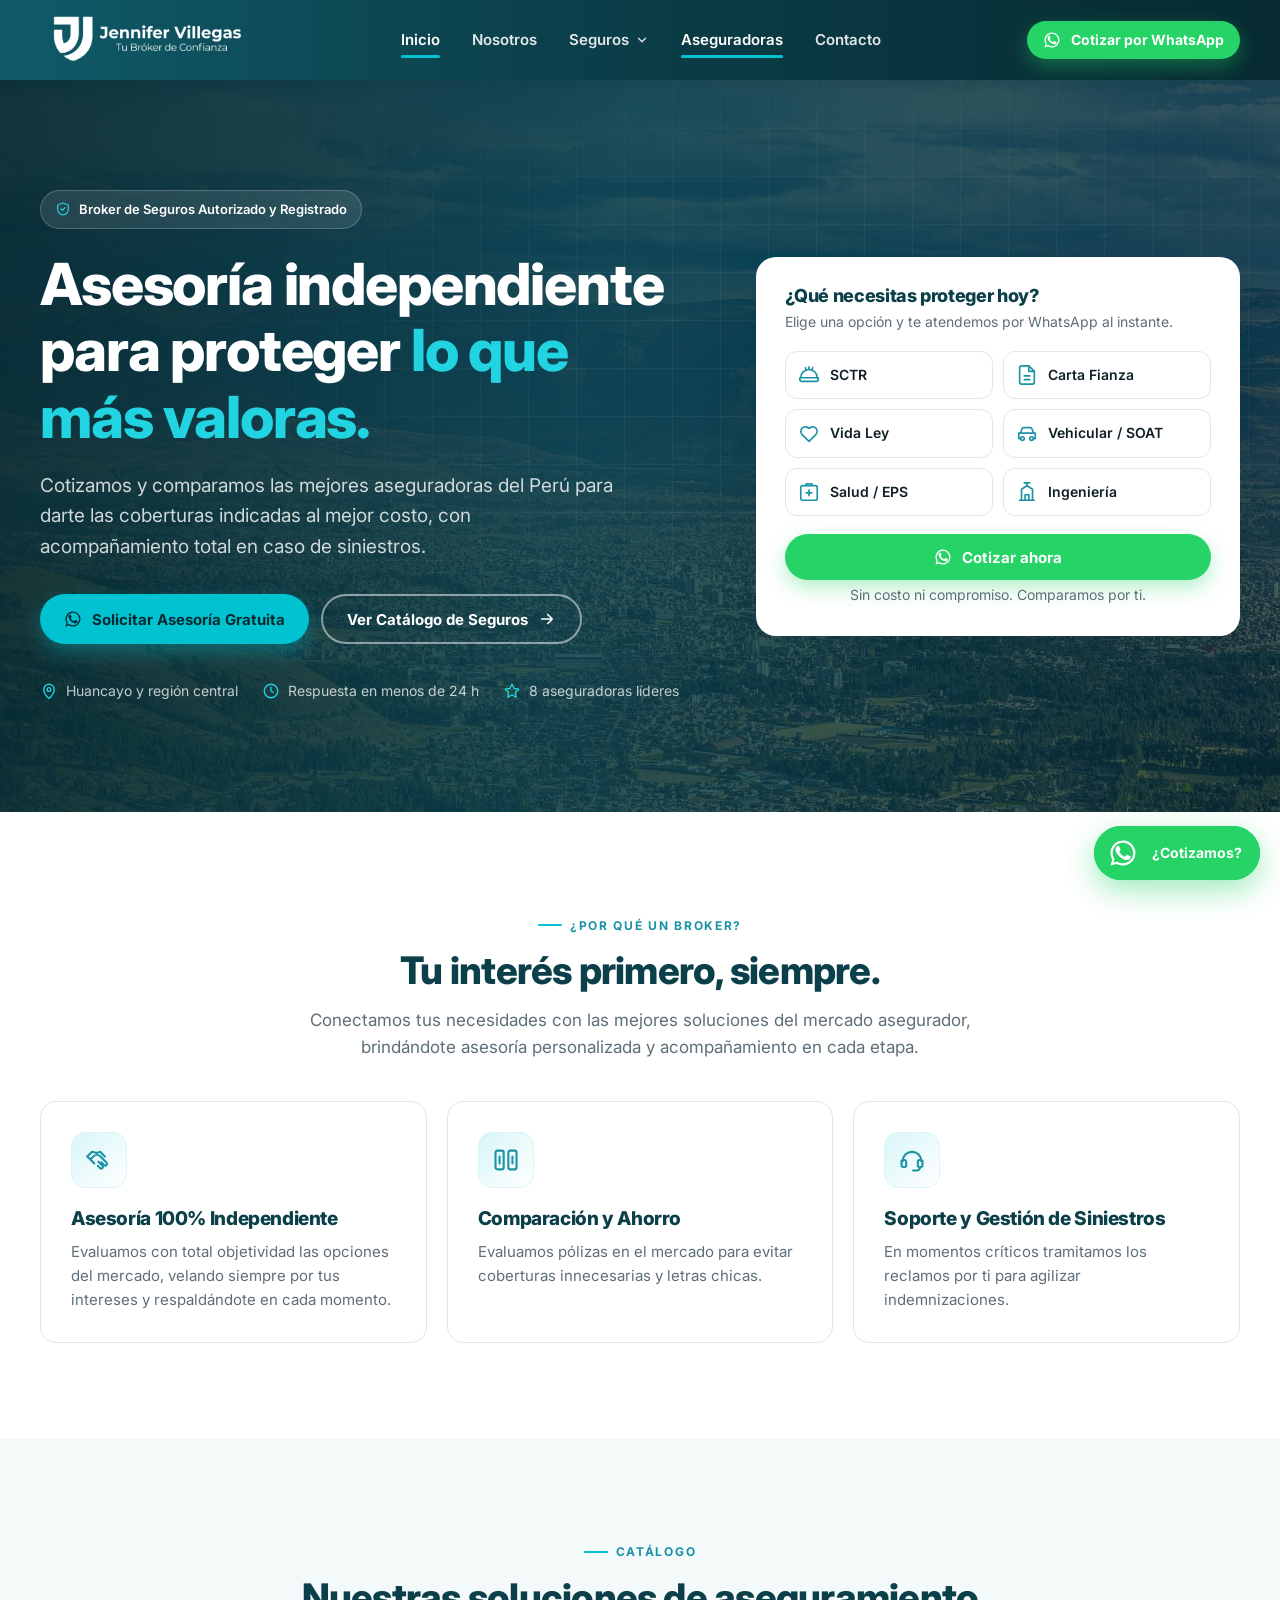
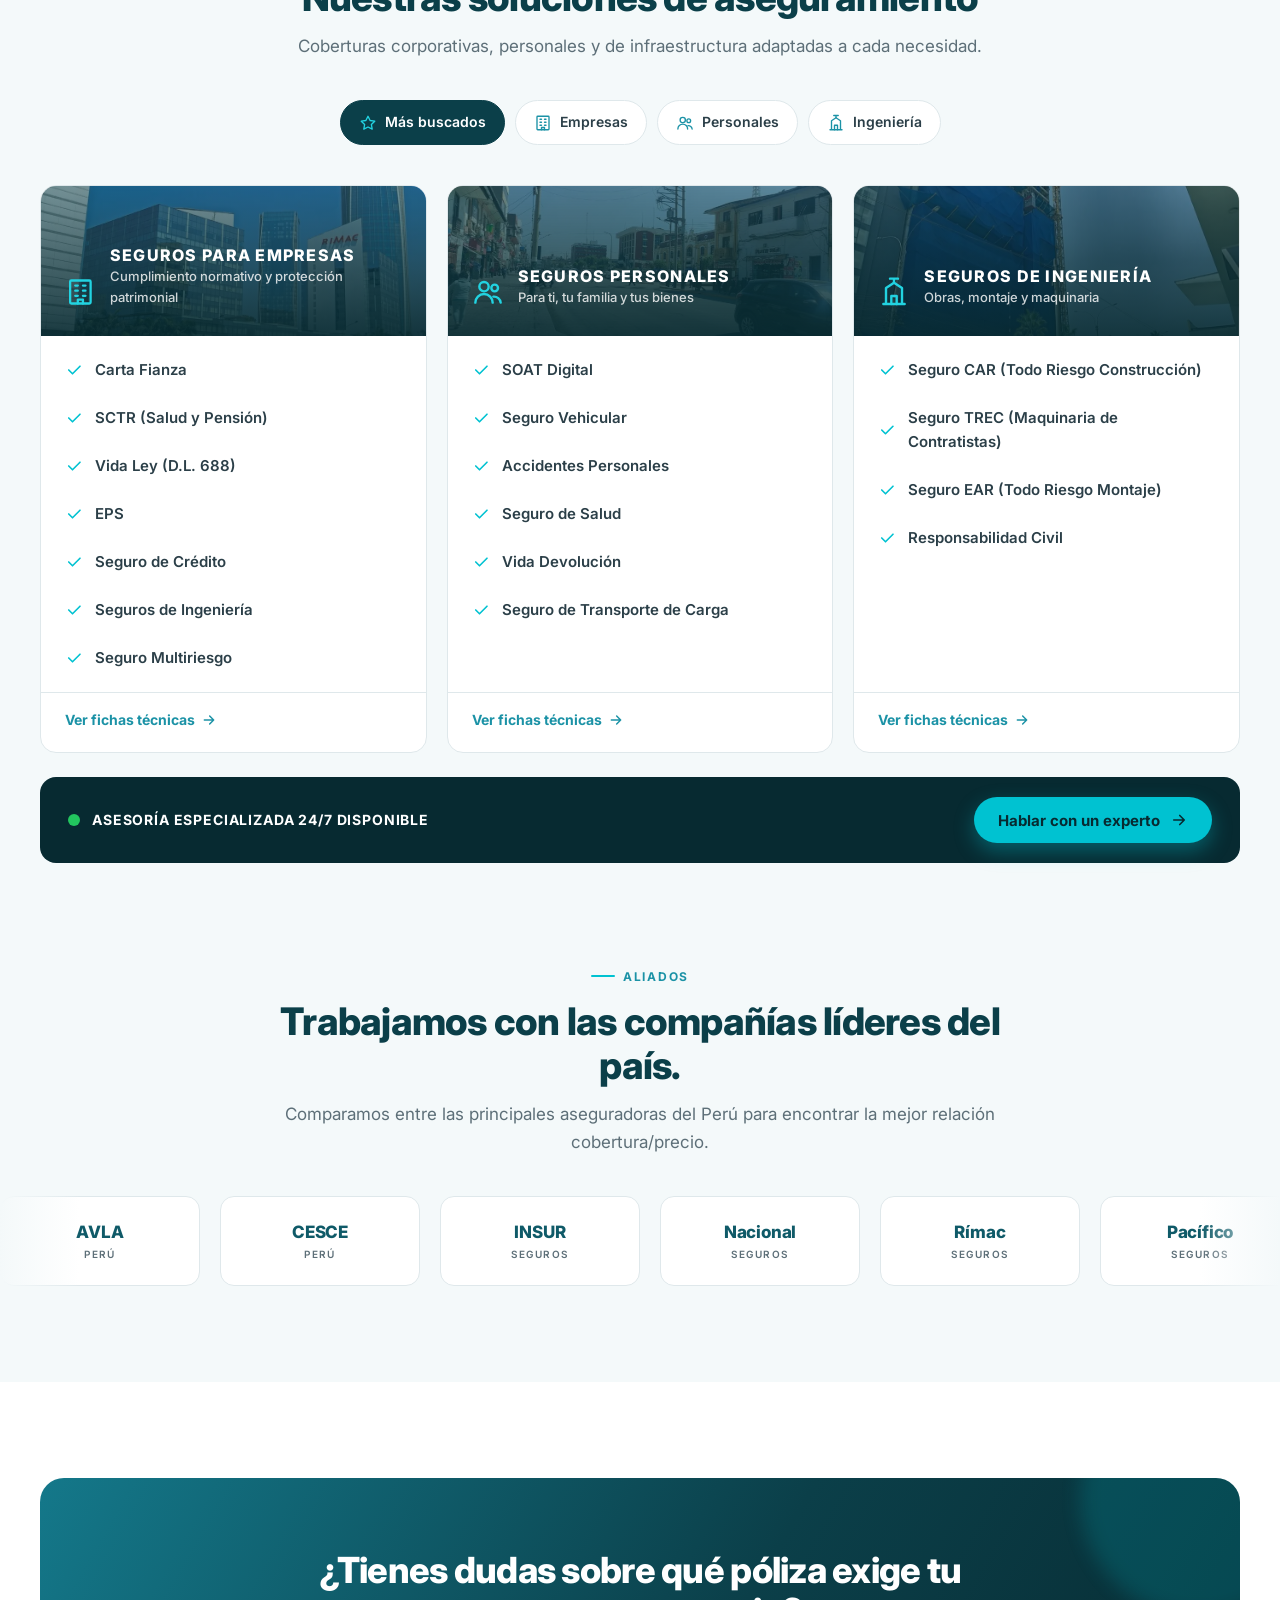
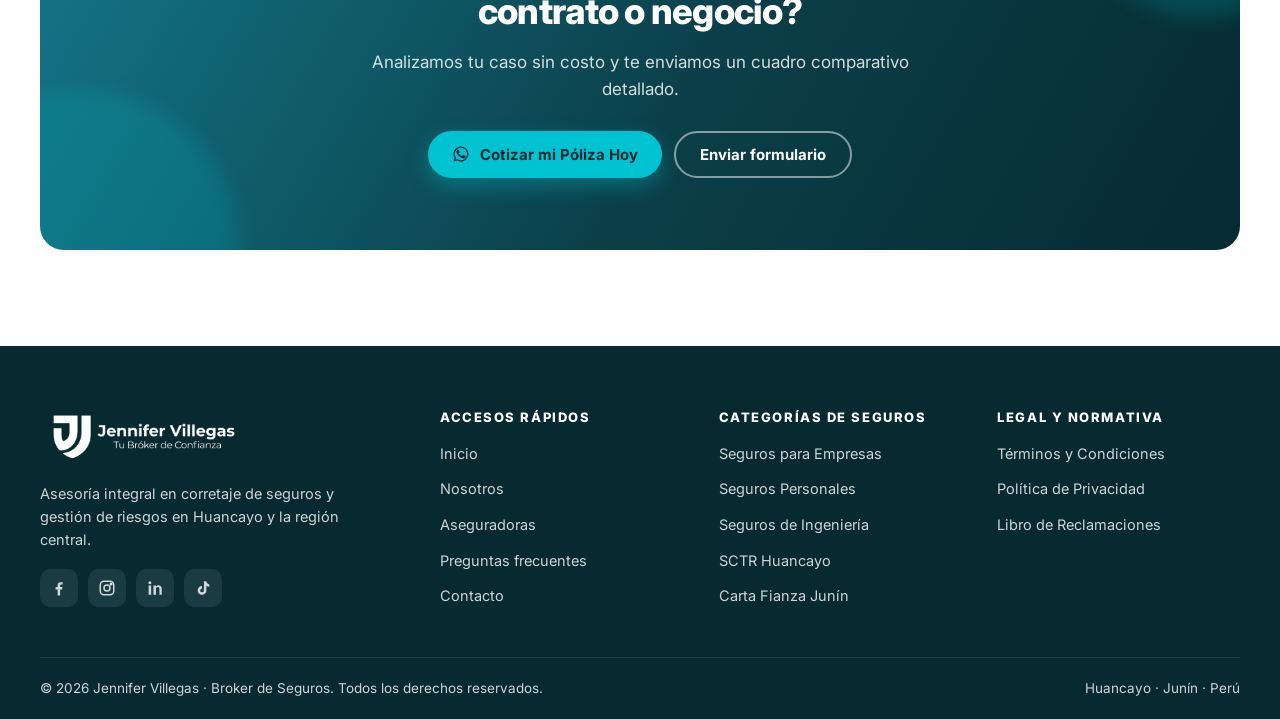
<file: index.html>
<!DOCTYPE html>
<html lang="es">
<head>
  <meta charset="UTF-8">
  <meta name="viewport" content="width=device-width, initial-scale=1">
  <title>Broker de Seguros en Huancayo | Jennifer Villegas · SCTR, Carta Fianza, Vehicular</title>
  <meta name="description" content="Broker de seguros independiente en Huancayo y Junín. Cotizamos SCTR, Vida Ley, Carta Fianza, EPS, seguro vehicular, SOAT y seguros de ingeniería con las mejores aseguradoras del Perú.">
  <meta name="keywords" content="broker de seguros en Huancayo, SCTR Huancayo, carta fianza Junín, seguro vehicular, SOAT, vida ley, EPS, seguro CAR, corredor de seguros Huancayo">
  <meta name="author" content="Jennifer Villegas · Broker de Seguros">
  <meta name="robots" content="index, follow">
  <link rel="canonical" href="https://www.jennifervillegas.pe/">
  <meta property="og:type" content="website">
  <meta property="og:locale" content="es_PE">
  <meta property="og:title" content="Broker de Seguros en Huancayo | Jennifer Villegas · SCTR, Carta Fianza, Vehicular">
  <meta property="og:description" content="Broker de seguros independiente en Huancayo y Junín. Cotizamos SCTR, Vida Ley, Carta Fianza, EPS, seguro vehicular, SOAT y seguros de ingeniería con las mejores aseguradoras del Perú.">
  <meta property="og:image" content="assets/img/logo-cuadrado.png">
  <link rel="icon" type="image/png" href="assets/img/favicon.png">
  <link rel="preconnect" href="https://fonts.googleapis.com">
  <link rel="preconnect" href="https://fonts.gstatic.com" crossorigin>
  <link href="https://fonts.googleapis.com/css2?family=Inter:wght@400;500;600;700;800;900&display=swap" rel="stylesheet">
  <link rel="stylesheet" href="assets/css/styles.css">
  <script type="application/ld+json">
  {
    "@context": "https://schema.org",
    "@type": ["InsuranceAgency", "LocalBusiness"],
    "name": "Jennifer Villegas · Broker de Seguros",
    "description": "Broker de seguros independiente en Huancayo. SCTR, Vida Ley, Carta Fianza, EPS, seguro vehicular, SOAT y seguros de ingeniería.",
    "image": "assets/img/logo-cuadrado.png",
    "address": { "@type": "PostalAddress", "addressLocality": "Lima y Huancayo", "addressCountry": "PE" },
    "areaServed": "Perú",
    "openingHoursSpecification": [
      { "@type": "OpeningHoursSpecification", "dayOfWeek": ["Monday","Tuesday","Wednesday","Thursday","Friday"], "opens": "08:30", "closes": "18:30" }
    ]
  }
  </script>
</head>
<body>
<!-- ===================== HEADER ===================== -->
<header class="header">
  <div class="container header__inner">
    <a class="brand" href="index.html" aria-label="Jennifer Villegas · Broker de Seguros, inicio">
      <img src="assets/img/logo-horizontal-blanco.png" alt="Jennifer Villegas · Tu Bróker de Confianza" width="220" height="60">
    </a>

    <nav class="nav" aria-label="Navegación principal">
      <ul class="nav__list">
        <li class="nav__item"><a class="nav__link" href="index.html">Inicio</a></li>
        <li class="nav__item"><a class="nav__link" href="nosotros.html">Nosotros</a></li>
        <li class="nav__item nav__item--mega">
          <a class="nav__link" href="seguros.html" aria-haspopup="true">Seguros <span data-icon="chevron"></span></a>
          <div class="mega">
            <div class="mega__col">
              <h4><span data-icon="building"></span> Empresas</h4>
              <a href="seguros.html#carta-fianza">Carta Fianza</a>
              <a href="seguros.html#sctr">SCTR (Salud y Pensión)</a>
              <a href="seguros.html#vida-ley">Vida Ley (D.L. 688)</a>
              <a href="seguros.html#eps">EPS</a>
              <a href="seguros.html#seguro-credito">Seguro de Crédito</a>
              <a href="seguros.html#multiriesgo">Seguro Multiriesgo</a>
              <a class="mega__all" href="seguros.html#empresas">Ver todos →</a>
            </div>
            <div class="mega__col">
              <h4><span data-icon="users"></span> Personales</h4>
              <a href="seguros.html#soat">SOAT Digital</a>
              <a href="seguros.html#vehicular">Seguro Vehicular</a>
              <a href="seguros.html#accidentes-personales">Accidentes Personales</a>
              <a href="seguros.html#salud">Seguro de Salud</a>
              <a href="seguros.html#vida-devolucion">Vida Devolución</a>
              <a href="seguros.html#transporte-carga">Transporte de Carga</a>
              <a class="mega__all" href="seguros.html#personales">Ver todos →</a>
            </div>
            <div class="mega__col">
              <h4><span data-icon="crane"></span> Ingeniería</h4>
              <a href="seguros.html#car">Seguro CAR (Todo Riesgo Construcción)</a>
              <a href="seguros.html#trec">Seguro TREC (Maquinaria)</a>
              <a href="seguros.html#ear">Seguro EAR (Todo Riesgo Montaje)</a>
              <a href="seguros.html#responsabilidad-civil">Responsabilidad Civil</a>
              <a class="mega__all" href="seguros.html#ingenieria">Ver todos →</a>
            </div>
          </div>
        </li>
        <li class="nav__item"><a class="nav__link" href="index.html#aseguradoras">Aseguradoras</a></li>
        <li class="nav__item"><a class="nav__link" href="contacto.html">Contacto</a></li>
      </ul>
    </nav>

    <div class="header__actions">
      <a class="btn btn--wa btn--sm header__cta" data-wa><span data-icon="whatsapp"></span> Cotizar por WhatsApp</a>
      <button class="burger" data-drawer-open aria-label="Abrir menú"><span data-icon="burger"><svg viewBox="0 0 24 24" fill="none" stroke="currentColor" stroke-width="2.2" stroke-linecap="round"><path d="M4 7h16M4 12h16M4 17h16"/></svg></span></button>
    </div>
  </div>
</header>

<!-- Drawer móvil -->
<div class="drawer" id="drawer" aria-hidden="true">
  <div class="drawer__backdrop" data-drawer-close></div>
  <div class="drawer__panel" role="dialog" aria-label="Menú">
    <div class="drawer__head">
      <img src="assets/img/logo-horizontal.png" alt="Jennifer Villegas">
      <button class="drawer__close" data-drawer-close aria-label="Cerrar menú"><span data-icon="close"></span></button>
    </div>
    <ul class="drawer__nav">
      <li><a href="index.html">Inicio</a></li>
      <li><a href="nosotros.html">Nosotros</a></li>
      <li class="drawer__acc">
        <button type="button" aria-expanded="false">Seguros <span data-icon="chevron"></span></button>
        <div class="drawer__sub">
          <h5>Empresas</h5>
          <a href="seguros.html#carta-fianza">Carta Fianza</a>
          <a href="seguros.html#sctr">SCTR (Salud y Pensión)</a>
          <a href="seguros.html#vida-ley">Vida Ley (D.L. 688)</a>
          <a href="seguros.html#eps">EPS</a>
          <a href="seguros.html#seguro-credito">Seguro de Crédito</a>
          <a href="seguros.html#multiriesgo">Seguro Multiriesgo</a>
          <h5>Personales</h5>
          <a href="seguros.html#soat">SOAT Digital</a>
          <a href="seguros.html#vehicular">Seguro Vehicular</a>
          <a href="seguros.html#accidentes-personales">Accidentes Personales</a>
          <a href="seguros.html#salud">Seguro de Salud</a>
          <a href="seguros.html#vida-devolucion">Vida Devolución</a>
          <a href="seguros.html#transporte-carga">Transporte de Carga</a>
          <h5>Ingeniería</h5>
          <a href="seguros.html#car">Seguro CAR</a>
          <a href="seguros.html#trec">Seguro TREC</a>
          <a href="seguros.html#ear">Seguro EAR</a>
          <a href="seguros.html#responsabilidad-civil">Responsabilidad Civil</a>
        </div>
      </li>
      <li><a href="index.html#aseguradoras">Aseguradoras</a></li>
      <li><a href="contacto.html">Contacto</a></li>
    </ul>
    <div class="drawer__foot">
      <a class="btn btn--wa btn--block" data-wa><span data-icon="whatsapp"></span> Cotizar por WhatsApp</a>
      <a class="btn btn--outline-teal btn--block" href="contacto.html">Solicitar asesoría</a>
    </div>
  </div>
</div>

<main>
<!-- ===================== HERO ===================== -->
<section class="hero">
  <div class="container hero__inner">
    <div>
      <span class="hero__badge"><span data-icon="shield"></span> Broker de Seguros Autorizado y Registrado</span>
      <h1>Asesoría independiente para proteger <em>lo que más valoras.</em></h1>
      <p class="hero__sub">Cotizamos y comparamos las mejores aseguradoras del Perú para darte las coberturas indicadas al mejor costo, con acompañamiento total en caso de siniestros.</p>
      <div class="hero__ctas">
        <a class="btn btn--primary" data-wa="Hola, quisiera solicitar una asesoría gratuita con Jennifer Villegas Broker"><span data-icon="whatsapp"></span> Solicitar Asesoría Gratuita</a>
        <a class="btn btn--outline" href="#soluciones">Ver Catálogo de Seguros <span data-icon="arrow"></span></a>
      </div>
      <div class="hero__meta">
        <div><span data-icon="pin"></span> Huancayo y región central</div>
        <div><span data-icon="clock"></span> Respuesta en menos de 24 h</div>
        <div><span data-icon="star"></span> 8 aseguradoras líderes</div>
      </div>
    </div>

    <!-- Cotizador rápido -->
    <div class="quick reveal" id="quick" data-delay="1">
      <h3>¿Qué necesitas proteger hoy?</h3>
      <p>Elige una opción y te atendemos por WhatsApp al instante.</p>
      <div class="quick__grid">
        <button class="quick__opt" data-value="SCTR"><span data-icon="helmet"></span> SCTR</button>
        <button class="quick__opt" data-value="Carta Fianza"><span data-icon="doc"></span> Carta Fianza</button>
        <button class="quick__opt" data-value="Vida Ley"><span data-icon="heart"></span> Vida Ley</button>
        <button class="quick__opt" data-value="Vehicular / SOAT"><span data-icon="car"></span> Vehicular / SOAT</button>
        <button class="quick__opt" data-value="Salud / EPS"><span data-icon="medical"></span> Salud / EPS</button>
        <button class="quick__opt" data-value="Ingeniería (CAR / TREC / EAR)"><span data-icon="crane"></span> Ingeniería</button>
      </div>
      <a class="btn btn--wa btn--block" id="quick-go" href="#" target="_blank" rel="noopener"><span data-icon="whatsapp"></span> Cotizar ahora</a>
      <p class="quick__note">Sin costo ni compromiso. Comparamos por ti.</p>
    </div>
  </div>
</section>

<!-- ===================== PROPUESTA DE VALOR ===================== -->
<section class="section">
  <div class="container">
    <div class="section-head reveal">
      <span class="eyebrow">¿Por qué un broker?</span>
      <h2>Tu interés primero, siempre.</h2>
      <p>Conectamos tus necesidades con las mejores soluciones del mercado asegurador, brindándote asesoría personalizada y acompañamiento en cada etapa.</p>
    </div>
    <div class="values">
      <article class="value reveal" data-delay="1">
        <div class="value__icon"><span data-icon="handshake"></span></div>
        <h3>Asesoría 100% Independiente</h3>
        <p>Evaluamos con total objetividad las opciones del mercado, velando siempre por tus intereses y respaldándote en cada momento.</p>
      </article>
      <article class="value reveal" data-delay="2">
        <div class="value__icon"><span data-icon="compare"></span></div>
        <h3>Comparación y Ahorro</h3>
        <p>Evaluamos pólizas en el mercado para evitar coberturas innecesarias y letras chicas.</p>
      </article>
      <article class="value reveal" data-delay="3">
        <div class="value__icon"><span data-icon="support"></span></div>
        <h3>Soporte y Gestión de Siniestros</h3>
        <p>En momentos críticos tramitamos los reclamos por ti para agilizar indemnizaciones.</p>
      </article>
    </div>
  </div>
</section>

<!-- ===================== MÓDULO DE SEGUROS ===================== -->
<section class="section section--tint" id="soluciones">
  <div class="container">
    <div class="section-head reveal">
      <span class="eyebrow">Catálogo</span>
      <h2>Nuestras soluciones de aseguramiento</h2>
      <p>Coberturas corporativas, personales y de infraestructura adaptadas a cada necesidad.</p>
    </div>

    <div class="chips reveal">
      <button class="chip is-active" data-cat="all"><span data-icon="star"></span> Más buscados</button>
      <button class="chip" data-cat="empresas"><span data-icon="building"></span> Empresas</button>
      <button class="chip" data-cat="personales"><span data-icon="users"></span> Personales</button>
      <button class="chip" data-cat="ingenieria"><span data-icon="crane"></span> Ingeniería</button>
    </div>

    <div class="solutions">
      <!-- Columna 1 -->
      <article class="solcol reveal" data-cat="empresas" data-delay="1">
        <div class="solcol__head solcol__head--empresas">
          <span data-icon="building"></span>
          <div><h3>Seguros para Empresas</h3><small>Cumplimiento normativo y protección patrimonial</small></div>
        </div>
        <ul class="solcol__list">
          <li><a href="seguros.html#carta-fianza"><span data-icon="check"></span> Carta Fianza</a></li>
          <li><a href="seguros.html#sctr"><span data-icon="check"></span> SCTR (Salud y Pensión)</a></li>
          <li><a href="seguros.html#vida-ley"><span data-icon="check"></span> Vida Ley (D.L. 688)</a></li>
          <li><a href="seguros.html#eps"><span data-icon="check"></span> EPS</a></li>
          <li><a href="seguros.html#seguro-credito"><span data-icon="check"></span> Seguro de Crédito</a></li>
          <li><a href="seguros.html#ingenieria"><span data-icon="check"></span> Seguros de Ingeniería</a></li>
          <li><a href="seguros.html#multiriesgo"><span data-icon="check"></span> Seguro Multiriesgo</a></li>
        </ul>
        <div class="solcol__foot"><a href="seguros.html#empresas">Ver fichas técnicas <span data-icon="arrow"></span></a></div>
      </article>
      <!-- Columna 2 -->
      <article class="solcol reveal" data-cat="personales" data-delay="2">
        <div class="solcol__head solcol__head--personales">
          <span data-icon="users"></span>
          <div><h3>Seguros Personales</h3><small>Para ti, tu familia y tus bienes</small></div>
        </div>
        <ul class="solcol__list">
          <li><a href="seguros.html#soat"><span data-icon="check"></span> SOAT Digital</a></li>
          <li><a href="seguros.html#vehicular"><span data-icon="check"></span> Seguro Vehicular</a></li>
          <li><a href="seguros.html#accidentes-personales"><span data-icon="check"></span> Accidentes Personales</a></li>
          <li><a href="seguros.html#salud"><span data-icon="check"></span> Seguro de Salud</a></li>
          <li><a href="seguros.html#vida-devolucion"><span data-icon="check"></span> Vida Devolución</a></li>
          <li><a href="seguros.html#transporte-carga"><span data-icon="check"></span> Seguro de Transporte de Carga</a></li>
        </ul>
        <div class="solcol__foot"><a href="seguros.html#personales">Ver fichas técnicas <span data-icon="arrow"></span></a></div>
      </article>
      <!-- Columna 3 -->
      <article class="solcol reveal" data-cat="ingenieria" data-delay="3">
        <div class="solcol__head solcol__head--ingenieria">
          <span data-icon="crane"></span>
          <div><h3>Seguros de Ingeniería</h3><small>Obras, montaje y maquinaria</small></div>
        </div>
        <ul class="solcol__list">
          <li><a href="seguros.html#car"><span data-icon="check"></span> Seguro CAR (Todo Riesgo Construcción)</a></li>
          <li><a href="seguros.html#trec"><span data-icon="check"></span> Seguro TREC (Maquinaria de Contratistas)</a></li>
          <li><a href="seguros.html#ear"><span data-icon="check"></span> Seguro EAR (Todo Riesgo Montaje)</a></li>
          <li><a href="seguros.html#responsabilidad-civil"><span data-icon="check"></span> Responsabilidad Civil</a></li>
        </ul>
        <div class="solcol__foot"><a href="seguros.html#ingenieria">Ver fichas técnicas <span data-icon="arrow"></span></a></div>
      </article>
    </div>

    <div class="solbar reveal">
      <div class="solbar__status"><span class="dot"></span> ASESORÍA ESPECIALIZADA 24/7 DISPONIBLE</div>
      <a class="btn btn--primary" data-wa="Hola, quisiera hablar con un experto en seguros de Jennifer Villegas Broker">Hablar con un experto <span data-icon="arrow"></span></a>
    </div>
  </div>
</section>

<!-- ===================== ASEGURADORAS ===================== -->
<section class="section section--tint" id="aseguradoras" style="padding-top:0">
  <div class="container">
    <div class="section-head reveal">
      <span class="eyebrow">Aliados</span>
      <h2>Trabajamos con las compañías líderes del país.</h2>
      <p>Comparamos entre las principales aseguradoras del Perú para encontrar la mejor relación cobertura/precio.</p>
    </div>
  </div>
  <div class="partners reveal">
    <!-- Reemplaza cada bloque por <img src="assets/img/aseguradoras/nombre.webp" alt="Nombre"> cuando tengas los logos -->
    <div class="partners__track">
      <div class="partner"><div class="partner__text">AVLA<small>Perú</small></div></div>
      <div class="partner"><div class="partner__text">CESCE<small>Perú</small></div></div>
      <div class="partner"><div class="partner__text">INSUR<small>Seguros</small></div></div>
      <div class="partner"><div class="partner__text">Nacional<small>Seguros</small></div></div>
      <div class="partner"><div class="partner__text">Rímac<small>Seguros</small></div></div>
      <div class="partner"><div class="partner__text">Pacífico<small>Seguros</small></div></div>
      <div class="partner"><div class="partner__text">Mapfre<small>Perú</small></div></div>
      <div class="partner"><div class="partner__text">La Positiva<small>Seguros</small></div></div>
      <div class="partner"><div class="partner__text">Qualitas<small>Seguros</small></div></div>
      <div class="partner"><div class="partner__text">Protecta<small>Security</small></div></div>
      <div class="partner"><div class="partner__text">Sanitas<small>Perú</small></div></div>
      <div class="partner"><div class="partner__text">Crecer<small>Seguros</small></div></div>
    </div>
  </div>
</section>

<!-- ===================== BANNER DE CIERRE ===================== -->
<section class="section">
  <div class="container">
    <div class="cta-band reveal">
      <h2>¿Tienes dudas sobre qué póliza exige tu contrato o negocio?</h2>
      <p>Analizamos tu caso sin costo y te enviamos un cuadro comparativo detallado.</p>
      <div class="actions">
        <a class="btn btn--primary" data-wa="Hola, quisiera cotizar mi póliza hoy con Jennifer Villegas Broker"><span data-icon="whatsapp"></span> Cotizar mi Póliza Hoy</a>
        <a class="btn btn--outline" href="contacto.html">Enviar formulario</a>
      </div>
    </div>
  </div>
</section>
</main>

<!-- ===================== FOOTER ===================== -->
<footer class="footer">
  <div class="container">
    <div class="footer__grid">
      <div class="footer__brand">
        <img src="assets/img/logo-horizontal-blanco.png" alt="Jennifer Villegas · Tu Bróker de Confianza">
        <p>Asesoría integral en corretaje de seguros y gestión de riesgos en Huancayo y la región central.</p>
        <div class="footer__social">
          <a href="#" aria-label="Facebook"><svg viewBox="0 0 24 24" fill="currentColor"><path d="M13.5 22v-8h2.7l.4-3.2h-3.1V8.8c0-.9.3-1.6 1.6-1.6h1.7V4.4c-.3 0-1.3-.1-2.5-.1-2.5 0-4.1 1.5-4.1 4.2v2.3H7.4V14h2.8v8z"/></svg></a>
          <a href="#" aria-label="Instagram"><svg viewBox="0 0 24 24" fill="none" stroke="currentColor" stroke-width="2"><rect x="3" y="3" width="18" height="18" rx="5"/><circle cx="12" cy="12" r="4"/><circle cx="17.5" cy="6.5" r="1" fill="currentColor"/></svg></a>
          <a href="#" aria-label="LinkedIn"><svg viewBox="0 0 24 24" fill="currentColor"><path d="M6.9 8.5H3.5V21h3.4zM5.2 3a2 2 0 1 0 0 4 2 2 0 0 0 0-4zM21 13.3c0-3.4-1.8-5-4.3-5-2 0-2.9 1.1-3.4 1.9V8.5H9.9V21h3.4v-6.8c0-1.8.3-3.5 2.5-3.5 2.1 0 2.1 2 2.1 3.6V21H21z"/></svg></a>
          <a href="#" aria-label="TikTok"><svg viewBox="0 0 24 24" fill="currentColor"><path d="M16.5 3c.3 2.3 1.6 3.7 3.9 3.9v3.3c-1.4 0-2.7-.4-3.9-1.2v6.2A5.8 5.8 0 1 1 10.7 9.4v3.4a2.5 2.5 0 1 0 2.5 2.5V3z"/></svg></a>
        </div>
      </div>
      <div>
        <h4>Accesos rápidos</h4>
        <ul class="footer__links">
          <li><a href="index.html">Inicio</a></li>
          <li><a href="nosotros.html">Nosotros</a></li>
          <li><a href="index.html#aseguradoras">Aseguradoras</a></li>
          <li><a href="contacto.html#faq">Preguntas frecuentes</a></li>
          <li><a href="contacto.html">Contacto</a></li>
        </ul>
      </div>
      <div>
        <h4>Categorías de seguros</h4>
        <ul class="footer__links">
          <li><a href="seguros.html#empresas">Seguros para Empresas</a></li>
          <li><a href="seguros.html#personales">Seguros Personales</a></li>
          <li><a href="seguros.html#ingenieria">Seguros de Ingeniería</a></li>
          <li><a href="seguros.html#sctr">SCTR Huancayo</a></li>
          <li><a href="seguros.html#carta-fianza">Carta Fianza Junín</a></li>
        </ul>
      </div>
      <div>
        <h4>Legal y normativa</h4>
        <ul class="footer__links">
          <li><a href="terminos.html">Términos y Condiciones</a></li>
          <li><a href="privacidad.html">Política de Privacidad</a></li>
          <li><a href="libro-reclamaciones.html">Libro de Reclamaciones</a></li>
        </ul>
      </div>
    </div>
    <div class="footer__bottom">
      <span>© <span data-text="year"></span> Jennifer Villegas · Broker de Seguros. Todos los derechos reservados.</span>
      <span>Huancayo · Junín · Perú</span>
    </div>
  </div>
</footer>

<!-- Botón flotante WhatsApp -->
<a class="wa-float" data-wa aria-label="Chatear por WhatsApp">
  <span data-icon="whatsapp"></span><span>¿Cotizamos?</span>
</a>

<script src="assets/js/data.js"></script>
<script src="assets/js/main.js"></script>
</body>
</html>
</file>
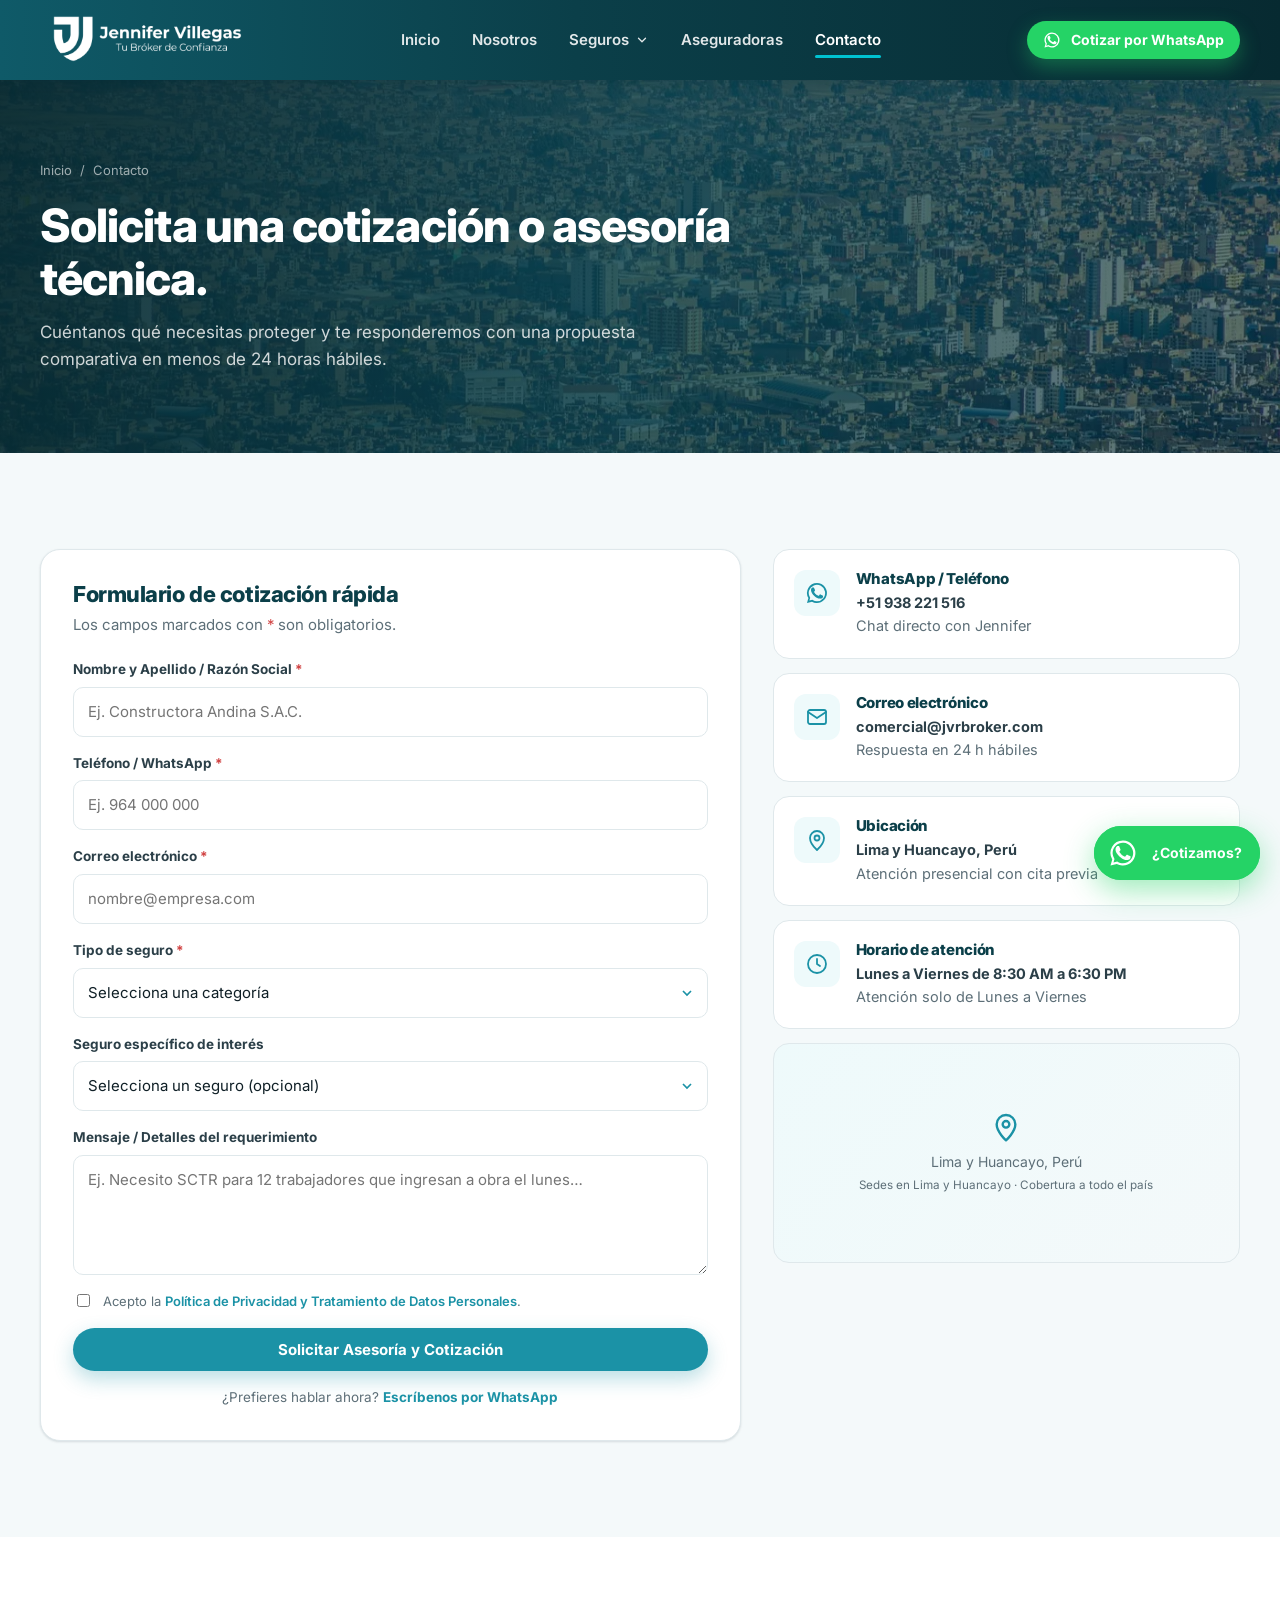
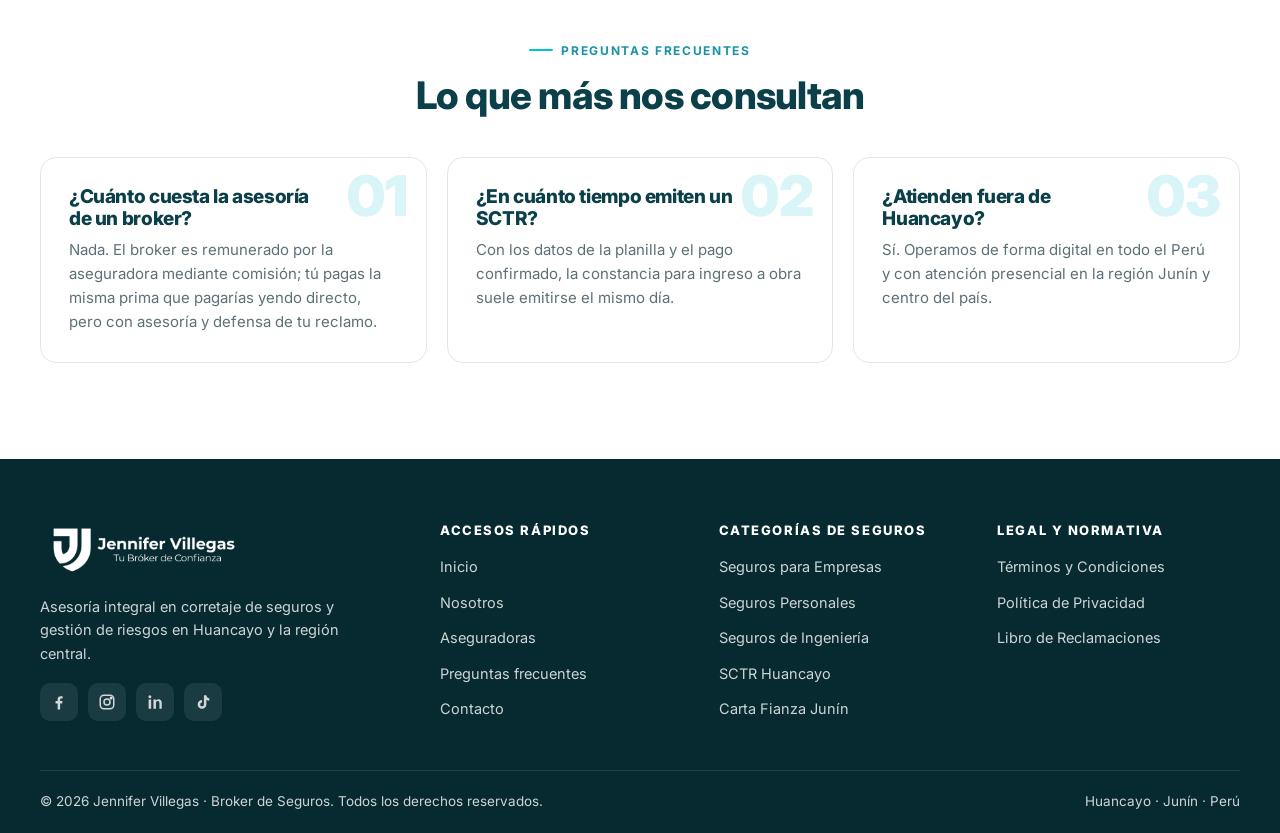
<file: contacto.html>
<!DOCTYPE html>
<html lang="es">
<head>
  <meta charset="UTF-8">
  <meta name="viewport" content="width=device-width, initial-scale=1">
  <title>Contacto y Cotizador | Jennifer Villegas · Broker de Seguros</title>
  <meta name="description" content="Solicita una cotización o asesoría técnica en seguros. Atención en Huancayo, Junín y todo el Perú por WhatsApp y correo.">
  <meta name="keywords" content="broker de seguros en Huancayo, SCTR Huancayo, carta fianza Junín, seguro vehicular, SOAT, vida ley, EPS, seguro CAR, corredor de seguros Huancayo">
  <meta name="author" content="Jennifer Villegas · Broker de Seguros">
  <meta name="robots" content="index, follow">
  <link rel="canonical" href="https://www.jennifervillegas.pe/contacto.html">
  <meta property="og:type" content="website">
  <meta property="og:locale" content="es_PE">
  <meta property="og:title" content="Contacto y Cotizador | Jennifer Villegas · Broker de Seguros">
  <meta property="og:description" content="Solicita una cotización o asesoría técnica en seguros. Atención en Huancayo, Junín y todo el Perú por WhatsApp y correo.">
  <meta property="og:image" content="assets/img/logo-cuadrado.png">
  <link rel="icon" type="image/png" href="assets/img/favicon.png">
  <link rel="preconnect" href="https://fonts.googleapis.com">
  <link rel="preconnect" href="https://fonts.gstatic.com" crossorigin>
  <link href="https://fonts.googleapis.com/css2?family=Inter:wght@400;500;600;700;800;900&display=swap" rel="stylesheet">
  <link rel="stylesheet" href="assets/css/styles.css">
  <script type="application/ld+json">
  {
    "@context": "https://schema.org",
    "@type": ["InsuranceAgency", "LocalBusiness"],
    "name": "Jennifer Villegas · Broker de Seguros",
    "description": "Broker de seguros independiente en Huancayo. SCTR, Vida Ley, Carta Fianza, EPS, seguro vehicular, SOAT y seguros de ingeniería.",
    "image": "assets/img/logo-cuadrado.png",
    "address": { "@type": "PostalAddress", "addressLocality": "Lima y Huancayo", "addressCountry": "PE" },
    "areaServed": "Perú",
    "openingHoursSpecification": [
      { "@type": "OpeningHoursSpecification", "dayOfWeek": ["Monday","Tuesday","Wednesday","Thursday","Friday"], "opens": "08:30", "closes": "18:30" }
    ]
  }
  </script>
</head>
<body>
<!-- ===================== HEADER ===================== -->
<header class="header">
  <div class="container header__inner">
    <a class="brand" href="index.html" aria-label="Jennifer Villegas · Broker de Seguros, inicio">
      <img src="assets/img/logo-horizontal-blanco.png" alt="Jennifer Villegas · Tu Bróker de Confianza" width="220" height="60">
    </a>

    <nav class="nav" aria-label="Navegación principal">
      <ul class="nav__list">
        <li class="nav__item"><a class="nav__link" href="index.html">Inicio</a></li>
        <li class="nav__item"><a class="nav__link" href="nosotros.html">Nosotros</a></li>
        <li class="nav__item nav__item--mega">
          <a class="nav__link" href="seguros.html" aria-haspopup="true">Seguros <span data-icon="chevron"></span></a>
          <div class="mega">
            <div class="mega__col">
              <h4><span data-icon="building"></span> Empresas</h4>
              <a href="seguros.html#carta-fianza">Carta Fianza</a>
              <a href="seguros.html#sctr">SCTR (Salud y Pensión)</a>
              <a href="seguros.html#vida-ley">Vida Ley (D.L. 688)</a>
              <a href="seguros.html#eps">EPS</a>
              <a href="seguros.html#seguro-credito">Seguro de Crédito</a>
              <a href="seguros.html#multiriesgo">Seguro Multiriesgo</a>
              <a class="mega__all" href="seguros.html#empresas">Ver todos →</a>
            </div>
            <div class="mega__col">
              <h4><span data-icon="users"></span> Personales</h4>
              <a href="seguros.html#soat">SOAT Digital</a>
              <a href="seguros.html#vehicular">Seguro Vehicular</a>
              <a href="seguros.html#accidentes-personales">Accidentes Personales</a>
              <a href="seguros.html#salud">Seguro de Salud</a>
              <a href="seguros.html#vida-devolucion">Vida Devolución</a>
              <a href="seguros.html#transporte-carga">Transporte de Carga</a>
              <a class="mega__all" href="seguros.html#personales">Ver todos →</a>
            </div>
            <div class="mega__col">
              <h4><span data-icon="crane"></span> Ingeniería</h4>
              <a href="seguros.html#car">Seguro CAR (Todo Riesgo Construcción)</a>
              <a href="seguros.html#trec">Seguro TREC (Maquinaria)</a>
              <a href="seguros.html#ear">Seguro EAR (Todo Riesgo Montaje)</a>
              <a href="seguros.html#responsabilidad-civil">Responsabilidad Civil</a>
              <a class="mega__all" href="seguros.html#ingenieria">Ver todos →</a>
            </div>
          </div>
        </li>
        <li class="nav__item"><a class="nav__link" href="index.html#aseguradoras">Aseguradoras</a></li>
        <li class="nav__item"><a class="nav__link" href="contacto.html">Contacto</a></li>
      </ul>
    </nav>

    <div class="header__actions">
      <a class="btn btn--wa btn--sm header__cta" data-wa><span data-icon="whatsapp"></span> Cotizar por WhatsApp</a>
      <button class="burger" data-drawer-open aria-label="Abrir menú"><span data-icon="burger"><svg viewBox="0 0 24 24" fill="none" stroke="currentColor" stroke-width="2.2" stroke-linecap="round"><path d="M4 7h16M4 12h16M4 17h16"/></svg></span></button>
    </div>
  </div>
</header>

<!-- Drawer móvil -->
<div class="drawer" id="drawer" aria-hidden="true">
  <div class="drawer__backdrop" data-drawer-close></div>
  <div class="drawer__panel" role="dialog" aria-label="Menú">
    <div class="drawer__head">
      <img src="assets/img/logo-horizontal.png" alt="Jennifer Villegas">
      <button class="drawer__close" data-drawer-close aria-label="Cerrar menú"><span data-icon="close"></span></button>
    </div>
    <ul class="drawer__nav">
      <li><a href="index.html">Inicio</a></li>
      <li><a href="nosotros.html">Nosotros</a></li>
      <li class="drawer__acc">
        <button type="button" aria-expanded="false">Seguros <span data-icon="chevron"></span></button>
        <div class="drawer__sub">
          <h5>Empresas</h5>
          <a href="seguros.html#carta-fianza">Carta Fianza</a>
          <a href="seguros.html#sctr">SCTR (Salud y Pensión)</a>
          <a href="seguros.html#vida-ley">Vida Ley (D.L. 688)</a>
          <a href="seguros.html#eps">EPS</a>
          <a href="seguros.html#seguro-credito">Seguro de Crédito</a>
          <a href="seguros.html#multiriesgo">Seguro Multiriesgo</a>
          <h5>Personales</h5>
          <a href="seguros.html#soat">SOAT Digital</a>
          <a href="seguros.html#vehicular">Seguro Vehicular</a>
          <a href="seguros.html#accidentes-personales">Accidentes Personales</a>
          <a href="seguros.html#salud">Seguro de Salud</a>
          <a href="seguros.html#vida-devolucion">Vida Devolución</a>
          <a href="seguros.html#transporte-carga">Transporte de Carga</a>
          <h5>Ingeniería</h5>
          <a href="seguros.html#car">Seguro CAR</a>
          <a href="seguros.html#trec">Seguro TREC</a>
          <a href="seguros.html#ear">Seguro EAR</a>
          <a href="seguros.html#responsabilidad-civil">Responsabilidad Civil</a>
        </div>
      </li>
      <li><a href="index.html#aseguradoras">Aseguradoras</a></li>
      <li><a href="contacto.html">Contacto</a></li>
    </ul>
    <div class="drawer__foot">
      <a class="btn btn--wa btn--block" data-wa><span data-icon="whatsapp"></span> Cotizar por WhatsApp</a>
      <a class="btn btn--outline-teal btn--block" href="contacto.html">Solicitar asesoría</a>
    </div>
  </div>
</div>

<main>
<section class="page-hero page-hero--contacto">
  <div class="container">
    <div class="crumbs"><a href="index.html">Inicio</a><span>/</span><span>Contacto</span></div>
    <h1>Solicita una cotización o asesoría técnica.</h1>
    <p>Cuéntanos qué necesitas proteger y te responderemos con una propuesta comparativa en menos de 24 horas hábiles.</p>
  </div>
</section>

<section class="section section--tint">
  <div class="container contact">
    <!-- Formulario -->
    <div class="form-card reveal">
      <h2>Formulario de cotización rápida</h2>
      <p>Los campos marcados con <span style="color:#d14343">*</span> son obligatorios.</p>

      <form id="quote-form" class="form-grid" novalidate>
        <div class="field">
          <label for="f-name">Nombre y Apellido / Razón Social <span>*</span></label>
          <input id="f-name" name="nombre" type="text" required minlength="3" placeholder="Ej. Constructora Andina S.A.C.">
          <span class="field__error">Ingresa tu nombre o razón social.</span>
        </div>
        <div class="field">
          <label for="f-phone">Teléfono / WhatsApp <span>*</span></label>
          <input id="f-phone" name="telefono" type="tel" required inputmode="tel" placeholder="Ej. 964 000 000">
          <span class="field__error">Ingresa un número de teléfono válido.</span>
        </div>
        <div class="field">
          <label for="f-email">Correo electrónico <span>*</span></label>
          <input id="f-email" name="email" type="email" required placeholder="nombre@empresa.com">
          <span class="field__error">Ingresa un correo válido.</span>
        </div>
        <div class="field">
          <label for="f-cat">Tipo de seguro <span>*</span></label>
          <select id="f-cat" name="categoria" required>
            <option value="">Selecciona una categoría</option>
            <option value="empresas">Seguros para Empresas</option>
            <option value="personales">Seguros Personales</option>
            <option value="ingenieria">Seguros de Ingeniería</option>
          </select>
          <span class="field__error">Selecciona el tipo de seguro.</span>
        </div>
        <div class="field">
          <label for="f-prod">Seguro específico de interés</label>
          <select id="f-prod" name="seguro"><option value="">Selecciona un seguro (opcional)</option></select>
        </div>
        <div class="field">
          <label for="f-msg">Mensaje / Detalles del requerimiento</label>
          <textarea id="f-msg" name="mensaje" placeholder="Ej. Necesito SCTR para 12 trabajadores que ingresan a obra el lunes…"></textarea>
        </div>
        <label class="form-consent">
          <input type="checkbox" required>
          <span>Acepto la <a href="privacidad.html" style="color:var(--teal-600);font-weight:600">Política de Privacidad y Tratamiento de Datos Personales</a>.</span>
        </label>
        <button class="btn btn--teal btn--block" type="submit">Solicitar Asesoría y Cotización</button>
        <p class="form-alt">¿Prefieres hablar ahora? <a data-wa>Escríbenos por WhatsApp</a></p>
      </form>

      <div class="form-success" id="form-success">
        <span data-icon="check" style="display:block;width:64px;height:64px;margin:0 auto 14px;color:var(--wa)"></span>
        <h3>¡Solicitud lista!</h3>
        <p>Se abrió tu cliente de correo con el mensaje preparado. Si lo prefieres, envíanos el mismo detalle por WhatsApp para una respuesta más rápida.</p>
        <a class="btn btn--wa" id="form-wa" href="#" target="_blank" rel="noopener"><span data-icon="whatsapp"></span> Enviar por WhatsApp</a>
      </div>
    </div>

    <!-- Canales directos -->
    <div class="reveal" data-delay="1">
      <div class="info-cards">
        <a class="info-card" data-wa>
          <div class="info-card__icon"><span data-icon="whatsapp"></span></div>
          <div><h3>WhatsApp / Teléfono</h3><p><strong data-text="phone"></strong><br>Chat directo con Jennifer</p></div>
        </a>
        <a class="info-card" data-mail>
          <div class="info-card__icon"><span data-icon="mail"></span></div>
          <div><h3>Correo electrónico</h3><p><strong data-text="email"></strong><br>Respuesta en 24 h hábiles</p></div>
        </a>
        <div class="info-card">
          <div class="info-card__icon"><span data-icon="pin"></span></div>
          <div><h3>Ubicación</h3><p><strong data-text="city"></strong><br>Atención presencial con cita previa</p></div>
        </div>
        <div class="info-card">
          <div class="info-card__icon"><span data-icon="clock"></span></div>
          <div><h3>Horario de atención</h3><p><strong data-text="hours">Lunes a Viernes de 8:30 AM a 6:30 PM</strong><br>Atención solo de Lunes a Viernes</p></div>
        </div>
        <div class="map-placeholder">
          <!-- Reemplaza este bloque por el iframe de Google Maps de la oficina -->
          <div><span data-icon="pin" style="display:block;width:32px;height:32px;margin:0 auto 8px;color:var(--teal-600)"></span>Lima y Huancayo, Perú<br><small>Sedes en Lima y Huancayo · Cobertura a todo el país</small></div>
        </div>
      </div>
    </div>
  </div>
</section>

<section class="section" id="faq">
  <div class="container">
    <div class="section-head reveal">
      <span class="eyebrow">Preguntas frecuentes</span>
      <h2>Lo que más nos consultan</h2>
    </div>
    <div class="pillars">
      <article class="pillar reveal" data-delay="1">
        <h3>¿Cuánto cuesta la asesoría de un broker?</h3>
        <p>Nada. El broker es remunerado por la aseguradora mediante comisión; tú pagas la misma prima que pagarías yendo directo, pero con asesoría y defensa de tu reclamo.</p>
      </article>
      <article class="pillar reveal" data-delay="2">
        <h3>¿En cuánto tiempo emiten un SCTR?</h3>
        <p>Con los datos de la planilla y el pago confirmado, la constancia para ingreso a obra suele emitirse el mismo día.</p>
      </article>
      <article class="pillar reveal" data-delay="3">
        <h3>¿Atienden fuera de Huancayo?</h3>
        <p>Sí. Operamos de forma digital en todo el Perú y con atención presencial en la región Junín y centro del país.</p>
      </article>
    </div>
  </div>
</section>
</main>

<!-- ===================== FOOTER ===================== -->
<footer class="footer">
  <div class="container">
    <div class="footer__grid">
      <div class="footer__brand">
        <img src="assets/img/logo-horizontal-blanco.png" alt="Jennifer Villegas · Tu Bróker de Confianza">
        <p>Asesoría integral en corretaje de seguros y gestión de riesgos en Huancayo y la región central.</p>
        <div class="footer__social">
          <a href="#" aria-label="Facebook"><svg viewBox="0 0 24 24" fill="currentColor"><path d="M13.5 22v-8h2.7l.4-3.2h-3.1V8.8c0-.9.3-1.6 1.6-1.6h1.7V4.4c-.3 0-1.3-.1-2.5-.1-2.5 0-4.1 1.5-4.1 4.2v2.3H7.4V14h2.8v8z"/></svg></a>
          <a href="#" aria-label="Instagram"><svg viewBox="0 0 24 24" fill="none" stroke="currentColor" stroke-width="2"><rect x="3" y="3" width="18" height="18" rx="5"/><circle cx="12" cy="12" r="4"/><circle cx="17.5" cy="6.5" r="1" fill="currentColor"/></svg></a>
          <a href="#" aria-label="LinkedIn"><svg viewBox="0 0 24 24" fill="currentColor"><path d="M6.9 8.5H3.5V21h3.4zM5.2 3a2 2 0 1 0 0 4 2 2 0 0 0 0-4zM21 13.3c0-3.4-1.8-5-4.3-5-2 0-2.9 1.1-3.4 1.9V8.5H9.9V21h3.4v-6.8c0-1.8.3-3.5 2.5-3.5 2.1 0 2.1 2 2.1 3.6V21H21z"/></svg></a>
          <a href="#" aria-label="TikTok"><svg viewBox="0 0 24 24" fill="currentColor"><path d="M16.5 3c.3 2.3 1.6 3.7 3.9 3.9v3.3c-1.4 0-2.7-.4-3.9-1.2v6.2A5.8 5.8 0 1 1 10.7 9.4v3.4a2.5 2.5 0 1 0 2.5 2.5V3z"/></svg></a>
        </div>
      </div>
      <div>
        <h4>Accesos rápidos</h4>
        <ul class="footer__links">
          <li><a href="index.html">Inicio</a></li>
          <li><a href="nosotros.html">Nosotros</a></li>
          <li><a href="index.html#aseguradoras">Aseguradoras</a></li>
          <li><a href="contacto.html#faq">Preguntas frecuentes</a></li>
          <li><a href="contacto.html">Contacto</a></li>
        </ul>
      </div>
      <div>
        <h4>Categorías de seguros</h4>
        <ul class="footer__links">
          <li><a href="seguros.html#empresas">Seguros para Empresas</a></li>
          <li><a href="seguros.html#personales">Seguros Personales</a></li>
          <li><a href="seguros.html#ingenieria">Seguros de Ingeniería</a></li>
          <li><a href="seguros.html#sctr">SCTR Huancayo</a></li>
          <li><a href="seguros.html#carta-fianza">Carta Fianza Junín</a></li>
        </ul>
      </div>
      <div>
        <h4>Legal y normativa</h4>
        <ul class="footer__links">
          <li><a href="terminos.html">Términos y Condiciones</a></li>
          <li><a href="privacidad.html">Política de Privacidad</a></li>
          <li><a href="libro-reclamaciones.html">Libro de Reclamaciones</a></li>
        </ul>
      </div>
    </div>
    <div class="footer__bottom">
      <span>© <span data-text="year"></span> Jennifer Villegas · Broker de Seguros. Todos los derechos reservados.</span>
      <span>Huancayo · Junín · Perú</span>
    </div>
  </div>
</footer>

<!-- Botón flotante WhatsApp -->
<a class="wa-float" data-wa aria-label="Chatear por WhatsApp">
  <span data-icon="whatsapp"></span><span>¿Cotizamos?</span>
</a>

<script src="assets/js/data.js"></script>
<script src="assets/js/main.js"></script>
</body>
</html>
</file>
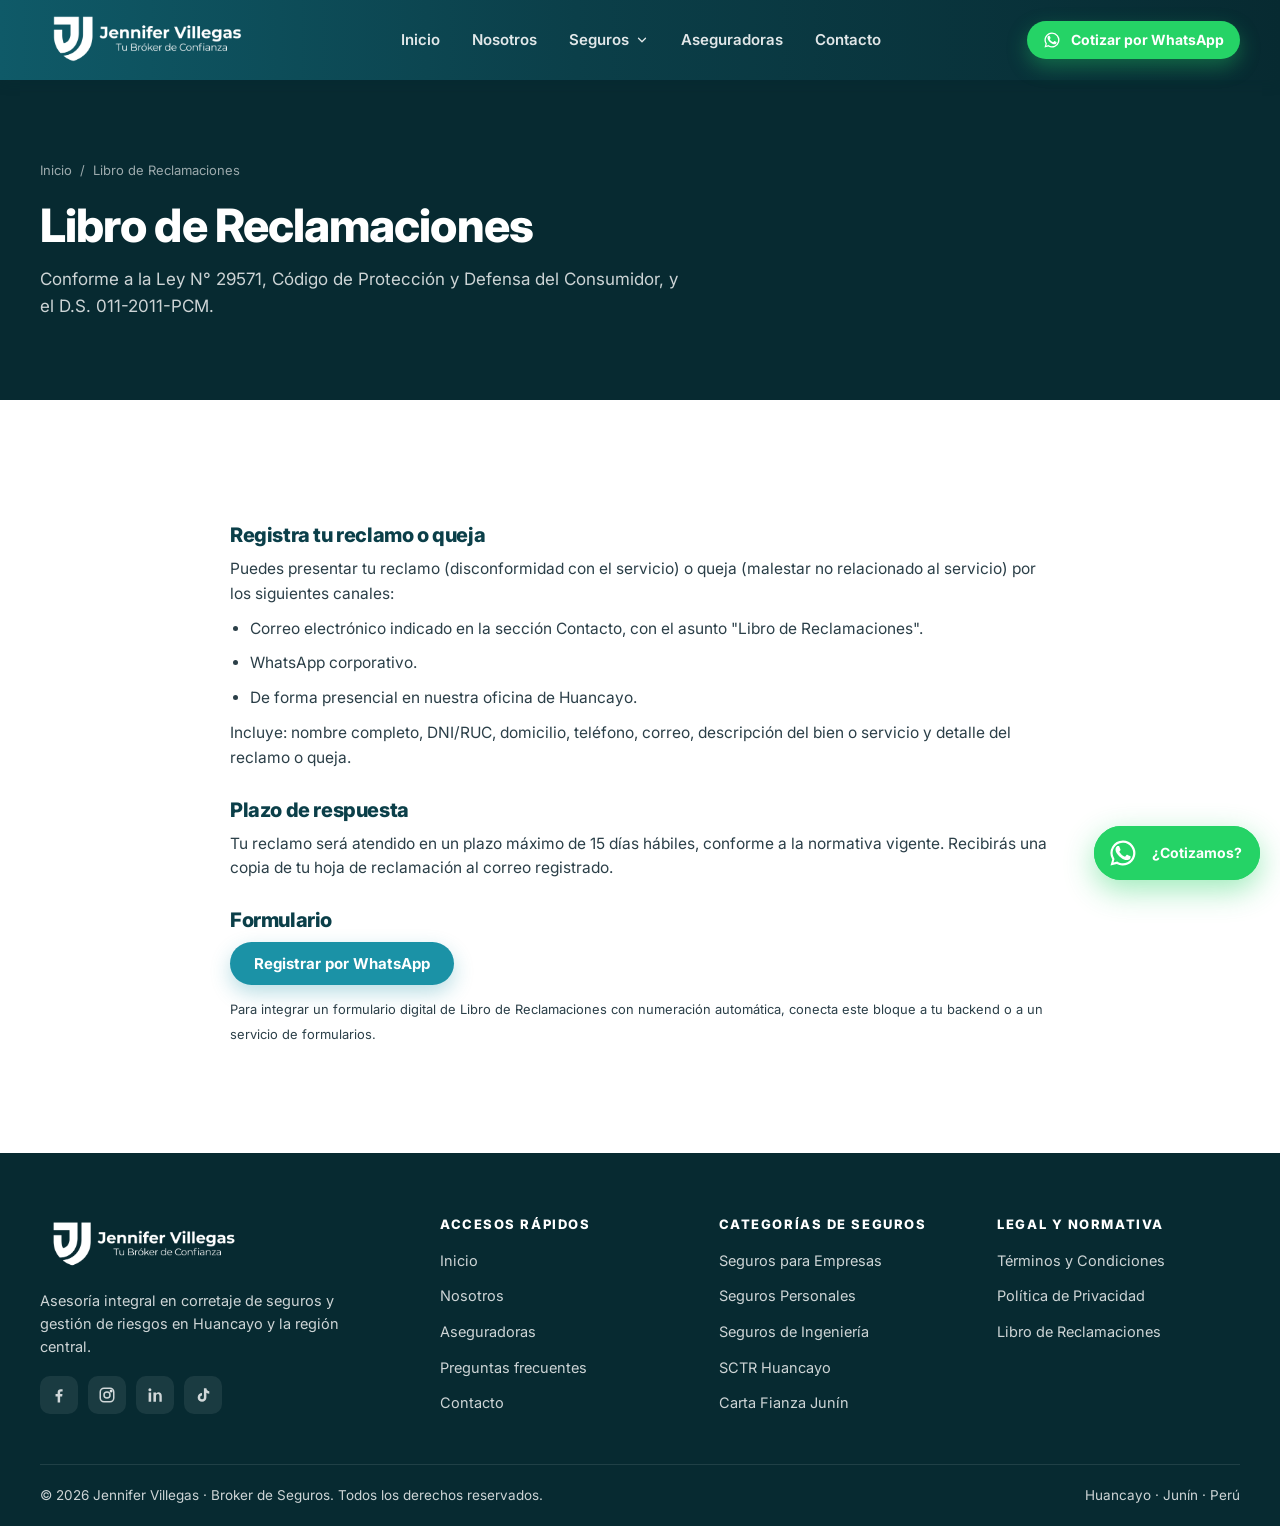
<file: libro-reclamaciones.html>
<!DOCTYPE html>
<html lang="es">
<head>
  <meta charset="UTF-8">
  <meta name="viewport" content="width=device-width, initial-scale=1">
  <title>Libro de Reclamaciones | Jennifer Villegas · Broker de Seguros</title>
  <meta name="description" content="Libro de Reclamaciones virtual conforme al Código de Protección y Defensa del Consumidor (Indecopi).">
  <meta name="keywords" content="broker de seguros en Huancayo, SCTR Huancayo, carta fianza Junín, seguro vehicular, SOAT, vida ley, EPS, seguro CAR, corredor de seguros Huancayo">
  <meta name="author" content="Jennifer Villegas · Broker de Seguros">
  <meta name="robots" content="index, follow">
  <link rel="canonical" href="https://www.jennifervillegas.pe/libro-reclamaciones.html">
  <meta property="og:type" content="website">
  <meta property="og:locale" content="es_PE">
  <meta property="og:title" content="Libro de Reclamaciones | Jennifer Villegas · Broker de Seguros">
  <meta property="og:description" content="Libro de Reclamaciones virtual conforme al Código de Protección y Defensa del Consumidor (Indecopi).">
  <meta property="og:image" content="assets/img/logo-cuadrado.png">
  <link rel="icon" type="image/png" href="assets/img/favicon.png">
  <link rel="preconnect" href="https://fonts.googleapis.com">
  <link rel="preconnect" href="https://fonts.gstatic.com" crossorigin>
  <link href="https://fonts.googleapis.com/css2?family=Inter:wght@400;500;600;700;800;900&display=swap" rel="stylesheet">
  <link rel="stylesheet" href="assets/css/styles.css">
  <script type="application/ld+json">
  {
    "@context": "https://schema.org",
    "@type": ["InsuranceAgency", "LocalBusiness"],
    "name": "Jennifer Villegas · Broker de Seguros",
    "description": "Broker de seguros independiente en Huancayo. SCTR, Vida Ley, Carta Fianza, EPS, seguro vehicular, SOAT y seguros de ingeniería.",
    "image": "assets/img/logo-cuadrado.png",
    "address": { "@type": "PostalAddress", "addressLocality": "Huancayo", "addressRegion": "Junín", "addressCountry": "PE" },
    "areaServed": "Perú",
    "openingHoursSpecification": [
      { "@type": "OpeningHoursSpecification", "dayOfWeek": ["Monday","Tuesday","Wednesday","Thursday","Friday"], "opens": "08:30", "closes": "18:30" },
      { "@type": "OpeningHoursSpecification", "dayOfWeek": "Saturday", "opens": "09:00", "closes": "13:00" }
    ]
  }
  </script>
</head>
<body>
<!-- ===================== HEADER ===================== -->
<header class="header">
  <div class="container header__inner">
    <a class="brand" href="index.html" aria-label="Jennifer Villegas · Broker de Seguros, inicio">
      <img src="assets/img/logo-horizontal-blanco.png" alt="Jennifer Villegas · Tu Bróker de Confianza" width="220" height="60">
    </a>

    <nav class="nav" aria-label="Navegación principal">
      <ul class="nav__list">
        <li class="nav__item"><a class="nav__link" href="index.html">Inicio</a></li>
        <li class="nav__item"><a class="nav__link" href="nosotros.html">Nosotros</a></li>
        <li class="nav__item nav__item--mega">
          <a class="nav__link" href="seguros.html" aria-haspopup="true">Seguros <span data-icon="chevron"></span></a>
          <div class="mega">
            <div class="mega__col">
              <h4><span data-icon="building"></span> Empresas</h4>
              <a href="seguros.html#carta-fianza">Carta Fianza</a>
              <a href="seguros.html#sctr">SCTR (Salud y Pensión)</a>
              <a href="seguros.html#vida-ley">Vida Ley (D.L. 688)</a>
              <a href="seguros.html#eps">EPS</a>
              <a href="seguros.html#seguro-credito">Seguro de Crédito</a>
              <a href="seguros.html#multiriesgo">Seguro Multiriesgo</a>
              <a class="mega__all" href="seguros.html#empresas">Ver todos →</a>
            </div>
            <div class="mega__col">
              <h4><span data-icon="users"></span> Personales</h4>
              <a href="seguros.html#soat">SOAT Digital</a>
              <a href="seguros.html#vehicular">Seguro Vehicular</a>
              <a href="seguros.html#accidentes-personales">Accidentes Personales</a>
              <a href="seguros.html#salud">Seguro de Salud</a>
              <a href="seguros.html#vida-devolucion">Vida Devolución</a>
              <a href="seguros.html#transporte-carga">Transporte de Carga</a>
              <a class="mega__all" href="seguros.html#personales">Ver todos →</a>
            </div>
            <div class="mega__col">
              <h4><span data-icon="crane"></span> Ingeniería</h4>
              <a href="seguros.html#car">Seguro CAR (Todo Riesgo Construcción)</a>
              <a href="seguros.html#trec">Seguro TREC (Maquinaria)</a>
              <a href="seguros.html#ear">Seguro EAR (Todo Riesgo Montaje)</a>
              <a href="seguros.html#responsabilidad-civil">Responsabilidad Civil</a>
              <a class="mega__all" href="seguros.html#ingenieria">Ver todos →</a>
            </div>
          </div>
        </li>
        <li class="nav__item"><a class="nav__link" href="index.html#aseguradoras">Aseguradoras</a></li>
        <li class="nav__item"><a class="nav__link" href="contacto.html">Contacto</a></li>
      </ul>
    </nav>

    <div class="header__actions">
      <a class="btn btn--wa btn--sm header__cta" data-wa><span data-icon="whatsapp"></span> Cotizar por WhatsApp</a>
      <button class="burger" data-drawer-open aria-label="Abrir menú"><span data-icon="burger"><svg viewBox="0 0 24 24" fill="none" stroke="currentColor" stroke-width="2.2" stroke-linecap="round"><path d="M4 7h16M4 12h16M4 17h16"/></svg></span></button>
    </div>
  </div>
</header>

<!-- Drawer móvil -->
<div class="drawer" id="drawer" aria-hidden="true">
  <div class="drawer__backdrop" data-drawer-close></div>
  <div class="drawer__panel" role="dialog" aria-label="Menú">
    <div class="drawer__head">
      <img src="assets/img/logo-horizontal.png" alt="Jennifer Villegas">
      <button class="drawer__close" data-drawer-close aria-label="Cerrar menú"><span data-icon="close"></span></button>
    </div>
    <ul class="drawer__nav">
      <li><a href="index.html">Inicio</a></li>
      <li><a href="nosotros.html">Nosotros</a></li>
      <li class="drawer__acc">
        <button type="button" aria-expanded="false">Seguros <span data-icon="chevron"></span></button>
        <div class="drawer__sub">
          <h5>Empresas</h5>
          <a href="seguros.html#carta-fianza">Carta Fianza</a>
          <a href="seguros.html#sctr">SCTR (Salud y Pensión)</a>
          <a href="seguros.html#vida-ley">Vida Ley (D.L. 688)</a>
          <a href="seguros.html#eps">EPS</a>
          <a href="seguros.html#seguro-credito">Seguro de Crédito</a>
          <a href="seguros.html#multiriesgo">Seguro Multiriesgo</a>
          <h5>Personales</h5>
          <a href="seguros.html#soat">SOAT Digital</a>
          <a href="seguros.html#vehicular">Seguro Vehicular</a>
          <a href="seguros.html#accidentes-personales">Accidentes Personales</a>
          <a href="seguros.html#salud">Seguro de Salud</a>
          <a href="seguros.html#vida-devolucion">Vida Devolución</a>
          <a href="seguros.html#transporte-carga">Transporte de Carga</a>
          <h5>Ingeniería</h5>
          <a href="seguros.html#car">Seguro CAR</a>
          <a href="seguros.html#trec">Seguro TREC</a>
          <a href="seguros.html#ear">Seguro EAR</a>
          <a href="seguros.html#responsabilidad-civil">Responsabilidad Civil</a>
        </div>
      </li>
      <li><a href="index.html#aseguradoras">Aseguradoras</a></li>
      <li><a href="contacto.html">Contacto</a></li>
    </ul>
    <div class="drawer__foot">
      <a class="btn btn--wa btn--block" data-wa><span data-icon="whatsapp"></span> Cotizar por WhatsApp</a>
      <a class="btn btn--outline-teal btn--block" href="contacto.html">Solicitar asesoría</a>
    </div>
  </div>
</div>

<main>
<section class="page-hero">
  <div class="container">
    <div class="crumbs"><a href="index.html">Inicio</a><span>/</span><span>Libro de Reclamaciones</span></div>
    <h1>Libro de Reclamaciones</h1>
    <p>Conforme a la Ley N° 29571, Código de Protección y Defensa del Consumidor, y el D.S. 011-2011-PCM.</p>
  </div>
</section>
<section class="section"><div class="container legal">
<h2>Registra tu reclamo o queja</h2>
<p>Puedes presentar tu reclamo (disconformidad con el servicio) o queja (malestar no relacionado al servicio) por los siguientes canales:</p><ul><li>Correo electrónico indicado en la sección Contacto, con el asunto "Libro de Reclamaciones".</li><li>WhatsApp corporativo.</li><li>De forma presencial en nuestra oficina de Huancayo.</li></ul><p>Incluye: nombre completo, DNI/RUC, domicilio, teléfono, correo, descripción del bien o servicio y detalle del reclamo o queja.</p>
<h2>Plazo de respuesta</h2>
<p>Tu reclamo será atendido en un plazo máximo de 15 días hábiles, conforme a la normativa vigente. Recibirás una copia de tu hoja de reclamación al correo registrado.</p>
<h2>Formulario</h2>
<p><a class="btn btn--teal" data-wa="Hola, deseo registrar un reclamo en el Libro de Reclamaciones">Registrar por WhatsApp</a></p><p style="margin-top:12px"><small>Para integrar un formulario digital de Libro de Reclamaciones con numeración automática, conecta este bloque a tu backend o a un servicio de formularios.</small></p>
</div></section>
</main>

<!-- ===================== FOOTER ===================== -->
<footer class="footer">
  <div class="container">
    <div class="footer__grid">
      <div class="footer__brand">
        <img src="assets/img/logo-horizontal-blanco.png" alt="Jennifer Villegas · Tu Bróker de Confianza">
        <p>Asesoría integral en corretaje de seguros y gestión de riesgos en Huancayo y la región central.</p>
        <div class="footer__social">
          <a href="#" aria-label="Facebook"><svg viewBox="0 0 24 24" fill="currentColor"><path d="M13.5 22v-8h2.7l.4-3.2h-3.1V8.8c0-.9.3-1.6 1.6-1.6h1.7V4.4c-.3 0-1.3-.1-2.5-.1-2.5 0-4.1 1.5-4.1 4.2v2.3H7.4V14h2.8v8z"/></svg></a>
          <a href="#" aria-label="Instagram"><svg viewBox="0 0 24 24" fill="none" stroke="currentColor" stroke-width="2"><rect x="3" y="3" width="18" height="18" rx="5"/><circle cx="12" cy="12" r="4"/><circle cx="17.5" cy="6.5" r="1" fill="currentColor"/></svg></a>
          <a href="#" aria-label="LinkedIn"><svg viewBox="0 0 24 24" fill="currentColor"><path d="M6.9 8.5H3.5V21h3.4zM5.2 3a2 2 0 1 0 0 4 2 2 0 0 0 0-4zM21 13.3c0-3.4-1.8-5-4.3-5-2 0-2.9 1.1-3.4 1.9V8.5H9.9V21h3.4v-6.8c0-1.8.3-3.5 2.5-3.5 2.1 0 2.1 2 2.1 3.6V21H21z"/></svg></a>
          <a href="#" aria-label="TikTok"><svg viewBox="0 0 24 24" fill="currentColor"><path d="M16.5 3c.3 2.3 1.6 3.7 3.9 3.9v3.3c-1.4 0-2.7-.4-3.9-1.2v6.2A5.8 5.8 0 1 1 10.7 9.4v3.4a2.5 2.5 0 1 0 2.5 2.5V3z"/></svg></a>
        </div>
      </div>
      <div>
        <h4>Accesos rápidos</h4>
        <ul class="footer__links">
          <li><a href="index.html">Inicio</a></li>
          <li><a href="nosotros.html">Nosotros</a></li>
          <li><a href="index.html#aseguradoras">Aseguradoras</a></li>
          <li><a href="contacto.html#faq">Preguntas frecuentes</a></li>
          <li><a href="contacto.html">Contacto</a></li>
        </ul>
      </div>
      <div>
        <h4>Categorías de seguros</h4>
        <ul class="footer__links">
          <li><a href="seguros.html#empresas">Seguros para Empresas</a></li>
          <li><a href="seguros.html#personales">Seguros Personales</a></li>
          <li><a href="seguros.html#ingenieria">Seguros de Ingeniería</a></li>
          <li><a href="seguros.html#sctr">SCTR Huancayo</a></li>
          <li><a href="seguros.html#carta-fianza">Carta Fianza Junín</a></li>
        </ul>
      </div>
      <div>
        <h4>Legal y normativa</h4>
        <ul class="footer__links">
          <li><a href="terminos.html">Términos y Condiciones</a></li>
          <li><a href="privacidad.html">Política de Privacidad</a></li>
          <li><a href="libro-reclamaciones.html">Libro de Reclamaciones</a></li>
        </ul>
      </div>
    </div>
    <div class="footer__bottom">
      <span>© <span data-text="year"></span> Jennifer Villegas · Broker de Seguros. Todos los derechos reservados.</span>
      <span>Huancayo · Junín · Perú</span>
    </div>
  </div>
</footer>

<!-- Botón flotante WhatsApp -->
<a class="wa-float" data-wa aria-label="Chatear por WhatsApp">
  <span data-icon="whatsapp"></span><span>¿Cotizamos?</span>
</a>

<script src="assets/js/data.js"></script>
<script src="assets/js/main.js"></script>
</body>
</html>
</file>
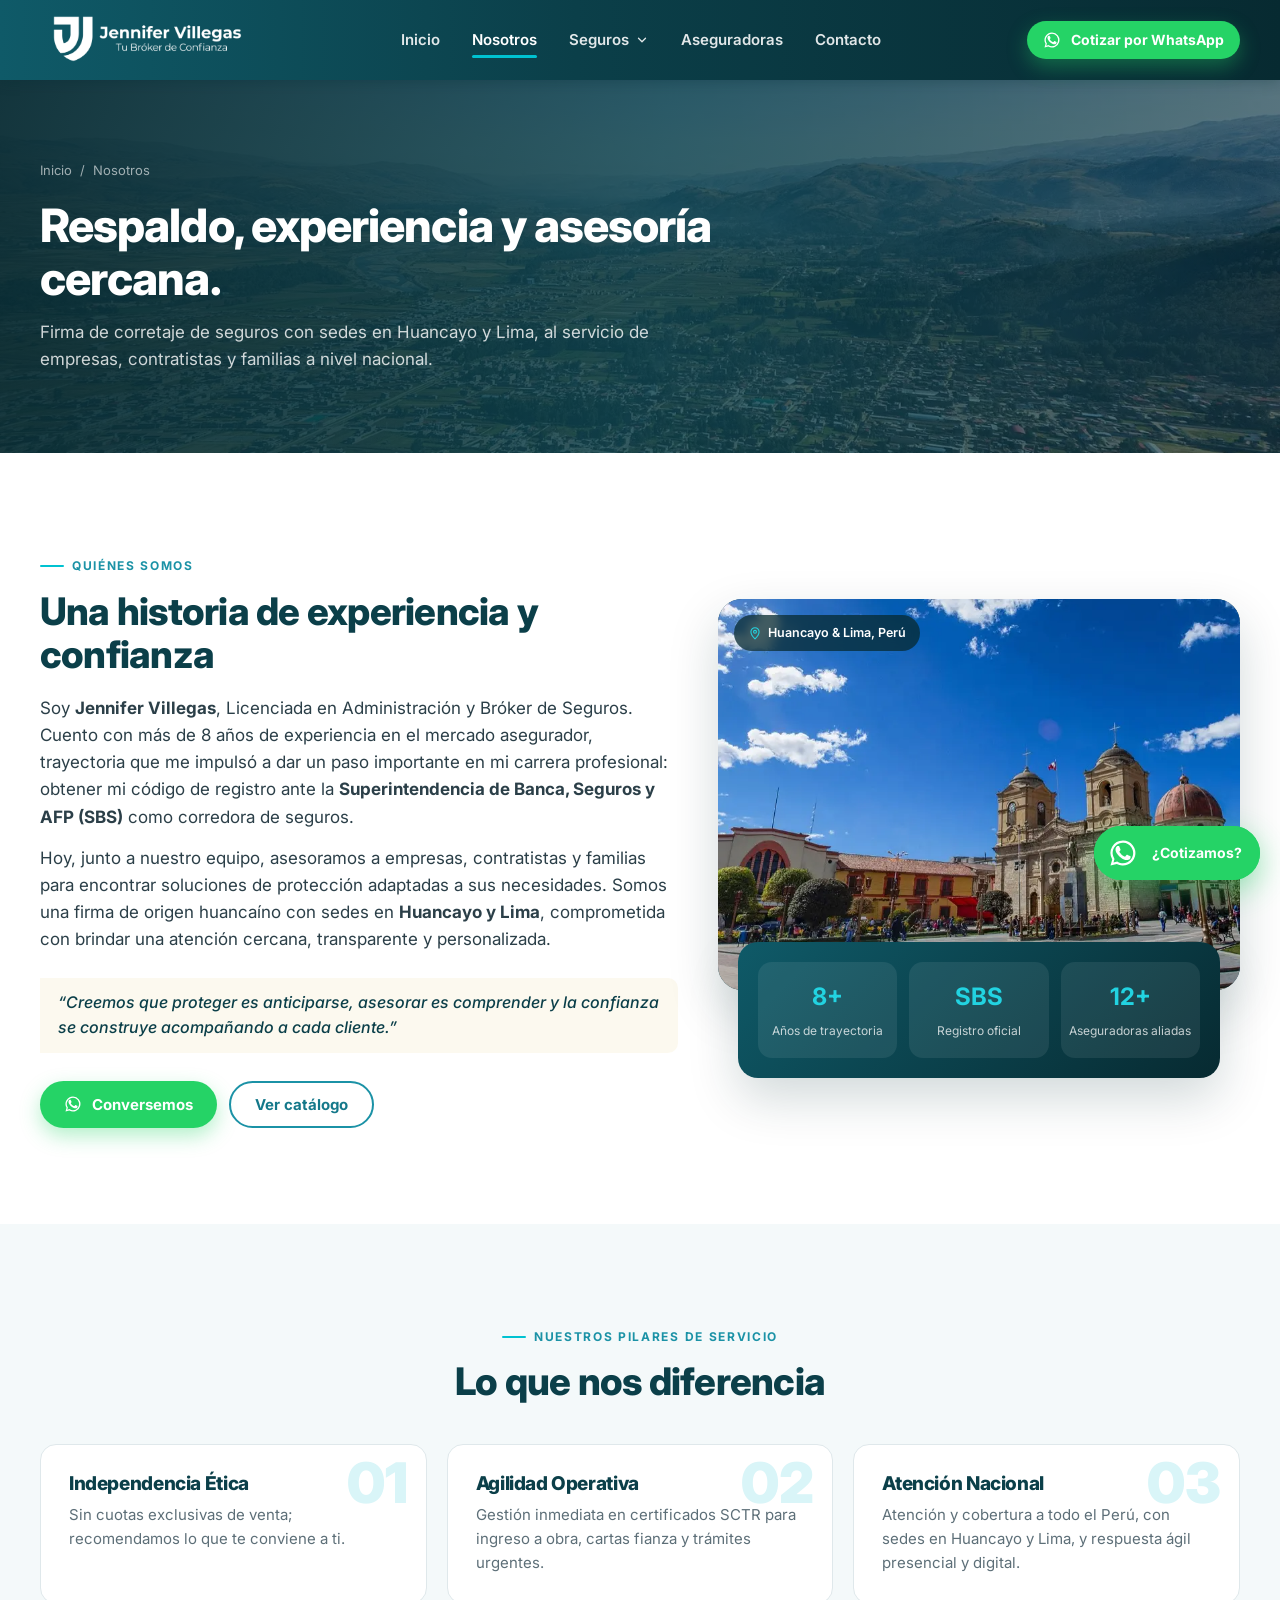
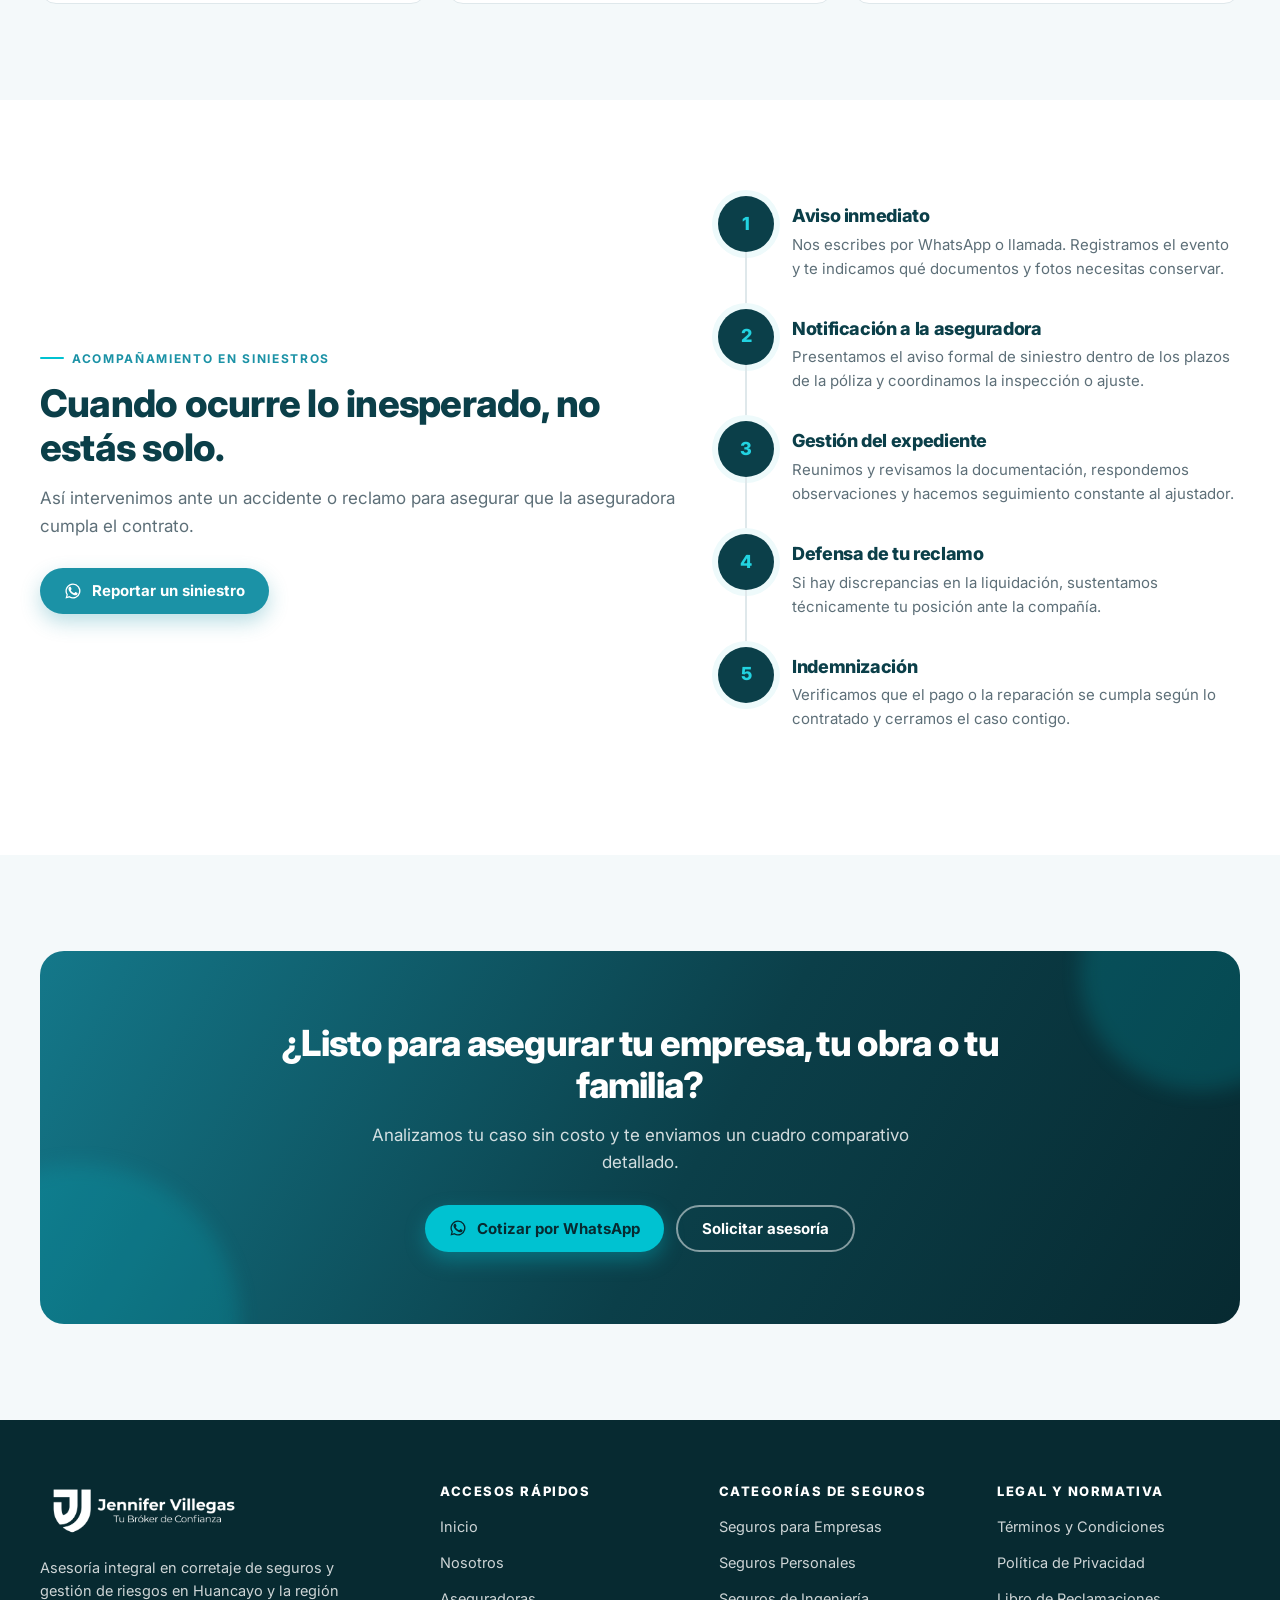
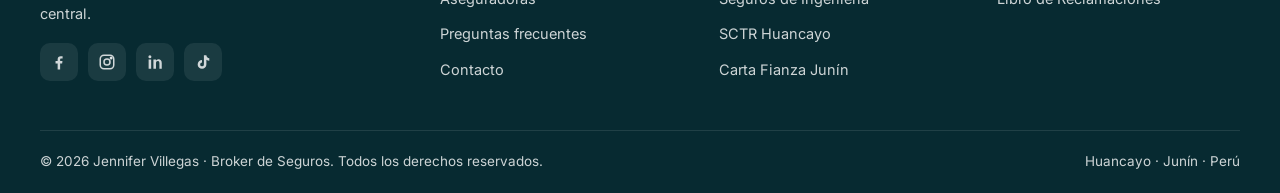
<file: nosotros.html>
<!DOCTYPE html>
<html lang="es">
<head>
  <meta charset="UTF-8">
  <meta name="viewport" content="width=device-width, initial-scale=1">
  <title>Nosotros | Jennifer Villegas · Broker de Seguros</title>
  <meta name="description" content="Conoce la trayectoria de Jennifer Villegas, Licenciada en Administración y Bróker de Seguros con registro ante la SBS. Sedes en Huancayo y Lima. Asesoría transparente y personalizada.">
  <meta name="keywords" content="broker de seguros en Huancayo, SCTR Huancayo, carta fianza Junín, seguro vehicular, SOAT, vida ley, EPS, seguro CAR, corredor de seguros Huancayo">
  <meta name="author" content="Jennifer Villegas · Broker de Seguros">
  <meta name="robots" content="index, follow">
  <link rel="canonical" href="https://www.jennifervillegas.pe/nosotros.html">
  <meta property="og:type" content="website">
  <meta property="og:locale" content="es_PE">
  <meta property="og:title" content="Nosotros | Jennifer Villegas · Broker de Seguros en Huancayo">
  <meta property="og:description" content="Firma de corretaje de seguros con sede en Huancayo. Independencia ética, agilidad operativa y presencia local en la región Junín.">
  <meta property="og:image" content="assets/img/logo-cuadrado.png">
  <link rel="icon" type="image/png" href="assets/img/favicon.png">
  <link rel="preconnect" href="https://fonts.googleapis.com">
  <link rel="preconnect" href="https://fonts.gstatic.com" crossorigin>
  <link href="https://fonts.googleapis.com/css2?family=Inter:wght@400;500;600;700;800;900&display=swap" rel="stylesheet">
  <link rel="stylesheet" href="assets/css/styles.css">
  <script type="application/ld+json">
  {
    "@context": "https://schema.org",
    "@type": ["InsuranceAgency", "LocalBusiness"],
    "name": "Jennifer Villegas · Broker de Seguros",
    "description": "Broker de seguros independiente en Huancayo. SCTR, Vida Ley, Carta Fianza, EPS, seguro vehicular, SOAT y seguros de ingeniería.",
    "image": "assets/img/logo-cuadrado.png",
    "address": { "@type": "PostalAddress", "addressLocality": "Lima y Huancayo", "addressCountry": "PE" },
    "areaServed": "Perú",
    "openingHoursSpecification": [
      { "@type": "OpeningHoursSpecification", "dayOfWeek": ["Monday","Tuesday","Wednesday","Thursday","Friday"], "opens": "08:30", "closes": "18:30" }
    ]
  }
  </script>
</head>
<body>
<!-- ===================== HEADER ===================== -->
<header class="header">
  <div class="container header__inner">
    <a class="brand" href="index.html" aria-label="Jennifer Villegas · Broker de Seguros, inicio">
      <img src="assets/img/logo-horizontal-blanco.png" alt="Jennifer Villegas · Tu Bróker de Confianza" width="220" height="60">
    </a>

    <nav class="nav" aria-label="Navegación principal">
      <ul class="nav__list">
        <li class="nav__item"><a class="nav__link" href="index.html">Inicio</a></li>
        <li class="nav__item"><a class="nav__link" href="nosotros.html">Nosotros</a></li>
        <li class="nav__item nav__item--mega">
          <a class="nav__link" href="seguros.html" aria-haspopup="true">Seguros <span data-icon="chevron"></span></a>
          <div class="mega">
            <div class="mega__col">
              <h4><span data-icon="building"></span> Empresas</h4>
              <a href="seguros.html#carta-fianza">Carta Fianza</a>
              <a href="seguros.html#sctr">SCTR (Salud y Pensión)</a>
              <a href="seguros.html#vida-ley">Vida Ley (D.L. 688)</a>
              <a href="seguros.html#eps">EPS</a>
              <a href="seguros.html#seguro-credito">Seguro de Crédito</a>
              <a href="seguros.html#multiriesgo">Seguro Multiriesgo</a>
              <a class="mega__all" href="seguros.html#empresas">Ver todos →</a>
            </div>
            <div class="mega__col">
              <h4><span data-icon="users"></span> Personales</h4>
              <a href="seguros.html#soat">SOAT Digital</a>
              <a href="seguros.html#vehicular">Seguro Vehicular</a>
              <a href="seguros.html#accidentes-personales">Accidentes Personales</a>
              <a href="seguros.html#salud">Seguro de Salud</a>
              <a href="seguros.html#vida-devolucion">Vida Devolución</a>
              <a href="seguros.html#transporte-carga">Transporte de Carga</a>
              <a class="mega__all" href="seguros.html#personales">Ver todos →</a>
            </div>
            <div class="mega__col">
              <h4><span data-icon="crane"></span> Ingeniería</h4>
              <a href="seguros.html#car">Seguro CAR (Todo Riesgo Construcción)</a>
              <a href="seguros.html#trec">Seguro TREC (Maquinaria)</a>
              <a href="seguros.html#ear">Seguro EAR (Todo Riesgo Montaje)</a>
              <a href="seguros.html#responsabilidad-civil">Responsabilidad Civil</a>
              <a class="mega__all" href="seguros.html#ingenieria">Ver todos →</a>
            </div>
          </div>
        </li>
        <li class="nav__item"><a class="nav__link" href="index.html#aseguradoras">Aseguradoras</a></li>
        <li class="nav__item"><a class="nav__link" href="contacto.html">Contacto</a></li>
      </ul>
    </nav>

    <div class="header__actions">
      <a class="btn btn--wa btn--sm header__cta" data-wa><span data-icon="whatsapp"></span> Cotizar por WhatsApp</a>
      <button class="burger" data-drawer-open aria-label="Abrir menú"><span data-icon="burger"><svg viewBox="0 0 24 24" fill="none" stroke="currentColor" stroke-width="2.2" stroke-linecap="round"><path d="M4 7h16M4 12h16M4 17h16"/></svg></span></button>
    </div>
  </div>
</header>

<!-- Drawer móvil -->
<div class="drawer" id="drawer" aria-hidden="true">
  <div class="drawer__backdrop" data-drawer-close></div>
  <div class="drawer__panel" role="dialog" aria-label="Menú">
    <div class="drawer__head">
      <img src="assets/img/logo-horizontal.png" alt="Jennifer Villegas">
      <button class="drawer__close" data-drawer-close aria-label="Cerrar menú"><span data-icon="close"></span></button>
    </div>
    <ul class="drawer__nav">
      <li><a href="index.html">Inicio</a></li>
      <li><a href="nosotros.html">Nosotros</a></li>
      <li class="drawer__acc">
        <button type="button" aria-expanded="false">Seguros <span data-icon="chevron"></span></button>
        <div class="drawer__sub">
          <h5>Empresas</h5>
          <a href="seguros.html#carta-fianza">Carta Fianza</a>
          <a href="seguros.html#sctr">SCTR (Salud y Pensión)</a>
          <a href="seguros.html#vida-ley">Vida Ley (D.L. 688)</a>
          <a href="seguros.html#eps">EPS</a>
          <a href="seguros.html#seguro-credito">Seguro de Crédito</a>
          <a href="seguros.html#multiriesgo">Seguro Multiriesgo</a>
          <h5>Personales</h5>
          <a href="seguros.html#soat">SOAT Digital</a>
          <a href="seguros.html#vehicular">Seguro Vehicular</a>
          <a href="seguros.html#accidentes-personales">Accidentes Personales</a>
          <a href="seguros.html#salud">Seguro de Salud</a>
          <a href="seguros.html#vida-devolucion">Vida Devolución</a>
          <a href="seguros.html#transporte-carga">Transporte de Carga</a>
          <h5>Ingeniería</h5>
          <a href="seguros.html#car">Seguro CAR</a>
          <a href="seguros.html#trec">Seguro TREC</a>
          <a href="seguros.html#ear">Seguro EAR</a>
          <a href="seguros.html#responsabilidad-civil">Responsabilidad Civil</a>
        </div>
      </li>
      <li><a href="index.html#aseguradoras">Aseguradoras</a></li>
      <li><a href="contacto.html">Contacto</a></li>
    </ul>
    <div class="drawer__foot">
      <a class="btn btn--wa btn--block" data-wa><span data-icon="whatsapp"></span> Cotizar por WhatsApp</a>
      <a class="btn btn--outline-teal btn--block" href="contacto.html">Solicitar asesoría</a>
    </div>
  </div>
</div>

<main>
<section class="page-hero page-hero--nosotros">
  <div class="container">
    <div class="crumbs"><a href="index.html">Inicio</a><span>/</span><span>Nosotros</span></div>
    <h1>Respaldo, experiencia y asesoría cercana.</h1>
    <p>Firma de corretaje de seguros con sedes en Huancayo y Lima, al servicio de empresas, contratistas y familias a nivel nacional.</p>
  </div>
</section>

<section class="section">
  <div class="container about">
    <div class="about__text reveal">
      <span class="eyebrow">Quiénes somos</span>
      <h2 class="h2">Una historia de experiencia y confianza</h2>
      <p style="margin-top:18px">Soy <strong>Jennifer Villegas</strong>, Licenciada en Administración y Bróker de Seguros. Cuento con más de 8 años de experiencia en el mercado asegurador, trayectoria que me impulsó a dar un paso importante en mi carrera profesional: obtener mi código de registro ante la <strong>Superintendencia de Banca, Seguros y AFP (SBS)</strong> como corredora de seguros.</p>
      <p>Hoy, junto a nuestro equipo, asesoramos a empresas, contratistas y familias para encontrar soluciones de protección adaptadas a sus necesidades. Somos una firma de origen huancaíno con sedes en <strong>Huancayo y Lima</strong>, comprometida con brindar una atención cercana, transparente y personalizada.</p>
      <blockquote style="border-left: 3px solid var(--gold-500); padding: 12px 18px; margin: 24px 0; background: rgba(212, 175, 55, 0.08); border-radius: 0 10px 10px 0; font-style: italic; color: var(--teal-900); font-weight: 500;">
        “Creemos que proteger es anticiparse, asesorar es comprender y la confianza se construye acompañando a cada cliente.”
      </blockquote>
      <div class="hero__ctas" style="margin-top:28px">
        <a class="btn btn--wa" data-wa="Hola Jennifer, me gustaría conocer más sobre su asesoría en seguros"><span data-icon="whatsapp"></span> Conversemos</a>
        <a class="btn btn--outline-teal" href="seguros.html">Ver catálogo</a>
      </div>
    </div>
    <div class="about__visual reveal" data-delay="1">
      <figure class="about__photo" style="margin:0">
        <img src="assets/img/fotos/huancayo-catedral.webp" alt="Plaza Constitución y Catedral de Huancayo" loading="lazy" width="1200" height="583">
        <figcaption><span data-icon="pin"></span> Huancayo & Lima, Perú</figcaption>
      </figure>
      <div class="about__card">
        <div class="stats">
          <div class="stat"><strong>8+</strong><span>Años de trayectoria</span></div>
          <div class="stat"><strong>SBS</strong><span>Registro oficial</span></div>
          <div class="stat"><strong>12+</strong><span>Aseguradoras aliadas</span></div>
        </div>
      </div>
    </div>
  </div>
</section>

<section class="section section--tint">
  <div class="container">
    <div class="section-head reveal">
      <span class="eyebrow">Nuestros pilares de servicio</span>
      <h2>Lo que nos diferencia</h2>
    </div>
    <div class="pillars">
      <article class="pillar reveal" data-delay="1">
        <h3>Independencia Ética</h3>
        <p>Sin cuotas exclusivas de venta; recomendamos lo que te conviene a ti.</p>
      </article>
      <article class="pillar reveal" data-delay="2">
        <h3>Agilidad Operativa</h3>
        <p>Gestión inmediata en certificados SCTR para ingreso a obra, cartas fianza y trámites urgentes.</p>
      </article>
      <article class="pillar reveal" data-delay="3">
        <h3>Atención Nacional</h3>
        <p>Atención y cobertura a todo el Perú, con sedes en Huancayo y Lima, y respuesta ágil presencial y digital.</p>
      </article>
    </div>
  </div>
</section>

<section class="section">
  <div class="container about">
    <div class="reveal">
      <span class="eyebrow">Acompañamiento en siniestros</span>
      <h2 class="h2">Cuando ocurre lo inesperado, no estás solo.</h2>
      <p style="margin-top:16px;color:var(--muted);font-size:17px">Así intervenimos ante un accidente o reclamo para asegurar que la aseguradora cumpla el contrato.</p>
      <div style="margin-top:28px">
        <a class="btn btn--teal" data-wa="Hola Jennifer, necesito ayuda con un siniestro"><span data-icon="whatsapp"></span> Reportar un siniestro</a>
      </div>
    </div>
    <div class="steps reveal" data-delay="1">
      <div class="step">
        <div class="step__num">1</div>
        <div><h3>Aviso inmediato</h3><p>Nos escribes por WhatsApp o llamada. Registramos el evento y te indicamos qué documentos y fotos necesitas conservar.</p></div>
      </div>
      <div class="step">
        <div class="step__num">2</div>
        <div><h3>Notificación a la aseguradora</h3><p>Presentamos el aviso formal de siniestro dentro de los plazos de la póliza y coordinamos la inspección o ajuste.</p></div>
      </div>
      <div class="step">
        <div class="step__num">3</div>
        <div><h3>Gestión del expediente</h3><p>Reunimos y revisamos la documentación, respondemos observaciones y hacemos seguimiento constante al ajustador.</p></div>
      </div>
      <div class="step">
        <div class="step__num">4</div>
        <div><h3>Defensa de tu reclamo</h3><p>Si hay discrepancias en la liquidación, sustentamos técnicamente tu posición ante la compañía.</p></div>
      </div>
      <div class="step">
        <div class="step__num">5</div>
        <div><h3>Indemnización</h3><p>Verificamos que el pago o la reparación se cumpla según lo contratado y cerramos el caso contigo.</p></div>
      </div>
    </div>
  </div>
</section>

<section class="section section--tint">
  <div class="container">
    <div class="cta-band reveal">
      <h2>¿Listo para asegurar tu empresa, tu obra o tu familia?</h2>
      <p>Analizamos tu caso sin costo y te enviamos un cuadro comparativo detallado.</p>
      <div class="actions">
        <a class="btn btn--primary" data-wa><span data-icon="whatsapp"></span> Cotizar por WhatsApp</a>
        <a class="btn btn--outline" href="contacto.html">Solicitar asesoría</a>
      </div>
    </div>
  </div>
</section>
</main>

<!-- ===================== FOOTER ===================== -->
<footer class="footer">
  <div class="container">
    <div class="footer__grid">
      <div class="footer__brand">
        <img src="assets/img/logo-horizontal-blanco.png" alt="Jennifer Villegas · Tu Bróker de Confianza">
        <p>Asesoría integral en corretaje de seguros y gestión de riesgos en Huancayo y la región central.</p>
        <div class="footer__social">
          <a href="#" aria-label="Facebook"><svg viewBox="0 0 24 24" fill="currentColor"><path d="M13.5 22v-8h2.7l.4-3.2h-3.1V8.8c0-.9.3-1.6 1.6-1.6h1.7V4.4c-.3 0-1.3-.1-2.5-.1-2.5 0-4.1 1.5-4.1 4.2v2.3H7.4V14h2.8v8z"/></svg></a>
          <a href="#" aria-label="Instagram"><svg viewBox="0 0 24 24" fill="none" stroke="currentColor" stroke-width="2"><rect x="3" y="3" width="18" height="18" rx="5"/><circle cx="12" cy="12" r="4"/><circle cx="17.5" cy="6.5" r="1" fill="currentColor"/></svg></a>
          <a href="#" aria-label="LinkedIn"><svg viewBox="0 0 24 24" fill="currentColor"><path d="M6.9 8.5H3.5V21h3.4zM5.2 3a2 2 0 1 0 0 4 2 2 0 0 0 0-4zM21 13.3c0-3.4-1.8-5-4.3-5-2 0-2.9 1.1-3.4 1.9V8.5H9.9V21h3.4v-6.8c0-1.8.3-3.5 2.5-3.5 2.1 0 2.1 2 2.1 3.6V21H21z"/></svg></a>
          <a href="#" aria-label="TikTok"><svg viewBox="0 0 24 24" fill="currentColor"><path d="M16.5 3c.3 2.3 1.6 3.7 3.9 3.9v3.3c-1.4 0-2.7-.4-3.9-1.2v6.2A5.8 5.8 0 1 1 10.7 9.4v3.4a2.5 2.5 0 1 0 2.5 2.5V3z"/></svg></a>
        </div>
      </div>
      <div>
        <h4>Accesos rápidos</h4>
        <ul class="footer__links">
          <li><a href="index.html">Inicio</a></li>
          <li><a href="nosotros.html">Nosotros</a></li>
          <li><a href="index.html#aseguradoras">Aseguradoras</a></li>
          <li><a href="contacto.html#faq">Preguntas frecuentes</a></li>
          <li><a href="contacto.html">Contacto</a></li>
        </ul>
      </div>
      <div>
        <h4>Categorías de seguros</h4>
        <ul class="footer__links">
          <li><a href="seguros.html#empresas">Seguros para Empresas</a></li>
          <li><a href="seguros.html#personales">Seguros Personales</a></li>
          <li><a href="seguros.html#ingenieria">Seguros de Ingeniería</a></li>
          <li><a href="seguros.html#sctr">SCTR Huancayo</a></li>
          <li><a href="seguros.html#carta-fianza">Carta Fianza Junín</a></li>
        </ul>
      </div>
      <div>
        <h4>Legal y normativa</h4>
        <ul class="footer__links">
          <li><a href="terminos.html">Términos y Condiciones</a></li>
          <li><a href="privacidad.html">Política de Privacidad</a></li>
          <li><a href="libro-reclamaciones.html">Libro de Reclamaciones</a></li>
        </ul>
      </div>
    </div>
    <div class="footer__bottom">
      <span>© <span data-text="year"></span> Jennifer Villegas · Broker de Seguros. Todos los derechos reservados.</span>
      <span>Huancayo · Junín · Perú</span>
    </div>
  </div>
</footer>

<!-- Botón flotante WhatsApp -->
<a class="wa-float" data-wa aria-label="Chatear por WhatsApp">
  <span data-icon="whatsapp"></span><span>¿Cotizamos?</span>
</a>

<script src="assets/js/data.js"></script>
<script src="assets/js/main.js"></script>
</body>
</html>
</file>
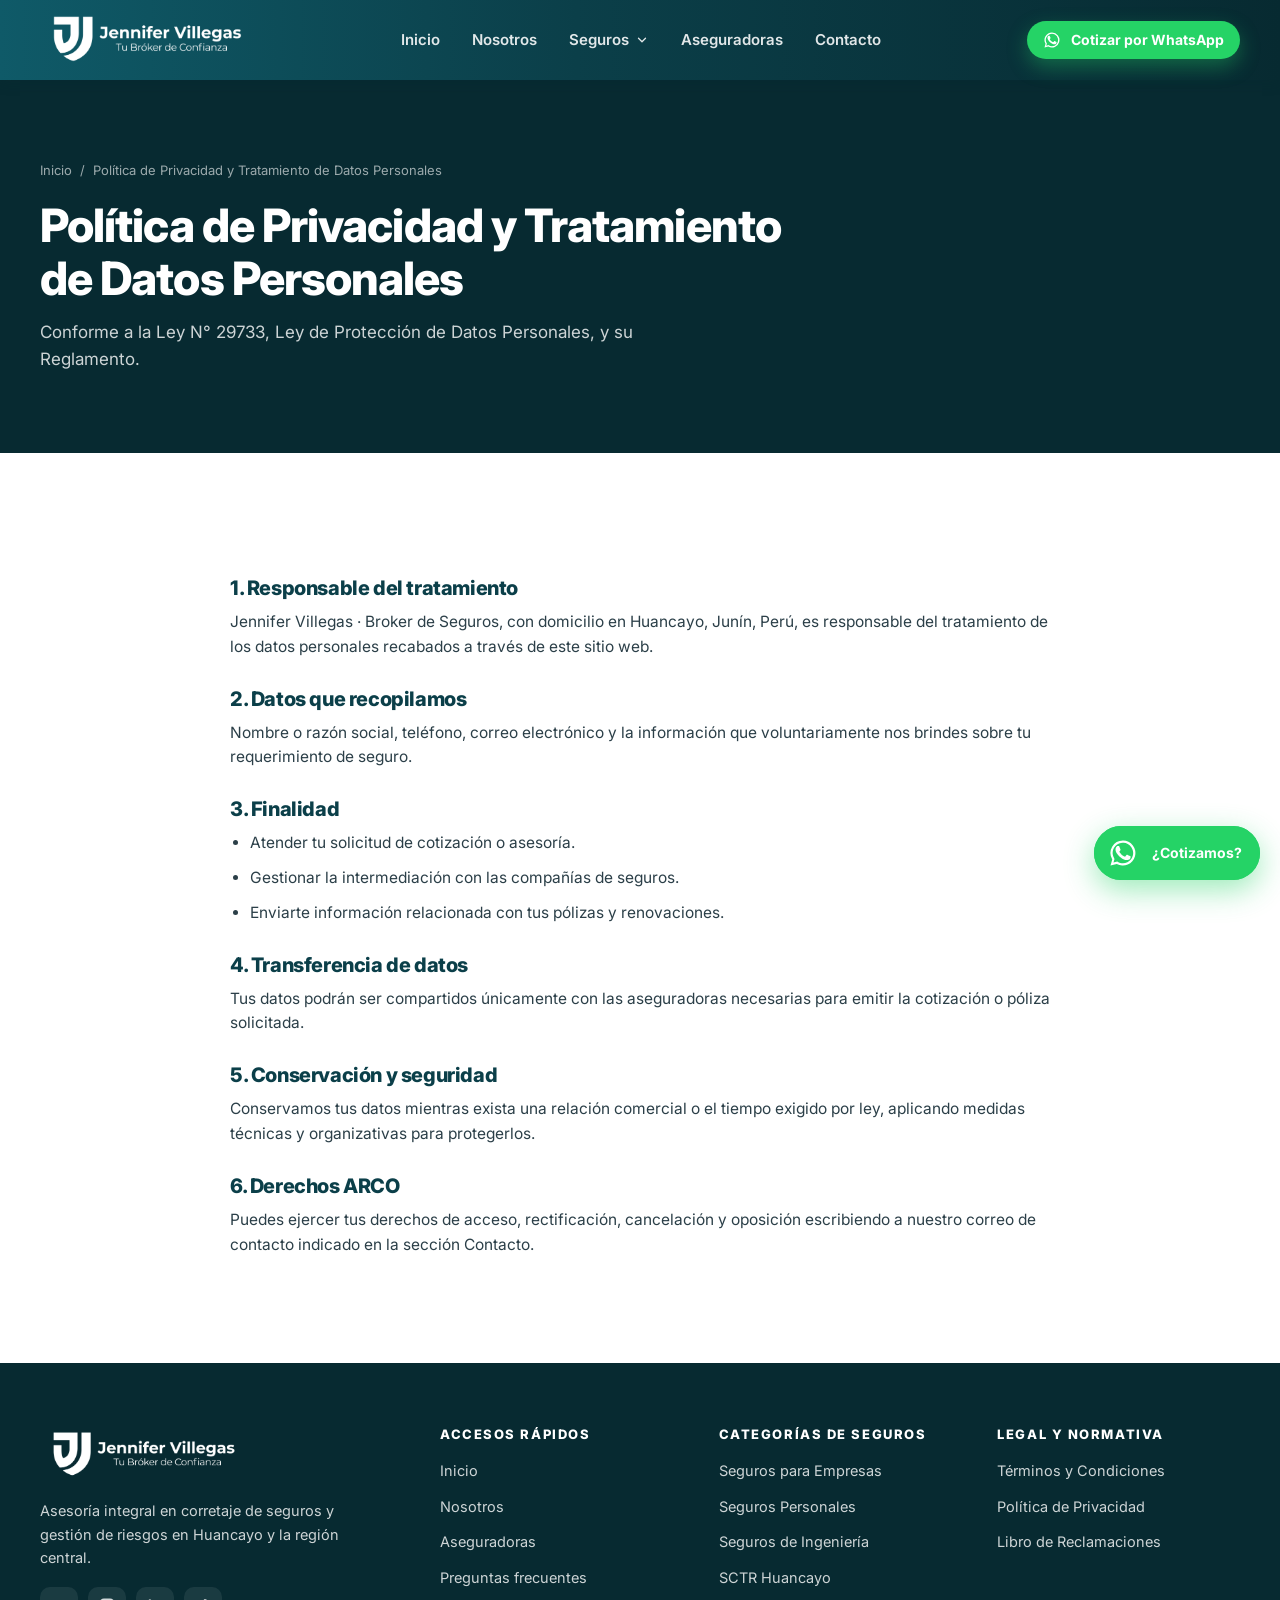
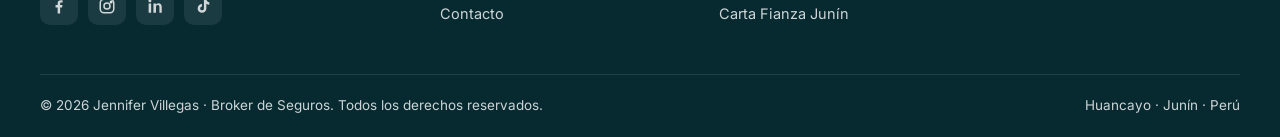
<file: privacidad.html>
<!DOCTYPE html>
<html lang="es">
<head>
  <meta charset="UTF-8">
  <meta name="viewport" content="width=device-width, initial-scale=1">
  <title>Política de Privacidad | Jennifer Villegas · Broker de Seguros</title>
  <meta name="description" content="Política de privacidad y tratamiento de datos personales conforme a la Ley N° 29733.">
  <meta name="keywords" content="broker de seguros en Huancayo, SCTR Huancayo, carta fianza Junín, seguro vehicular, SOAT, vida ley, EPS, seguro CAR, corredor de seguros Huancayo">
  <meta name="author" content="Jennifer Villegas · Broker de Seguros">
  <meta name="robots" content="index, follow">
  <link rel="canonical" href="https://www.jennifervillegas.pe/privacidad.html">
  <meta property="og:type" content="website">
  <meta property="og:locale" content="es_PE">
  <meta property="og:title" content="Política de Privacidad | Jennifer Villegas · Broker de Seguros">
  <meta property="og:description" content="Política de privacidad y tratamiento de datos personales conforme a la Ley N° 29733.">
  <meta property="og:image" content="assets/img/logo-cuadrado.png">
  <link rel="icon" type="image/png" href="assets/img/favicon.png">
  <link rel="preconnect" href="https://fonts.googleapis.com">
  <link rel="preconnect" href="https://fonts.gstatic.com" crossorigin>
  <link href="https://fonts.googleapis.com/css2?family=Inter:wght@400;500;600;700;800;900&display=swap" rel="stylesheet">
  <link rel="stylesheet" href="assets/css/styles.css">
  <script type="application/ld+json">
  {
    "@context": "https://schema.org",
    "@type": ["InsuranceAgency", "LocalBusiness"],
    "name": "Jennifer Villegas · Broker de Seguros",
    "description": "Broker de seguros independiente en Huancayo. SCTR, Vida Ley, Carta Fianza, EPS, seguro vehicular, SOAT y seguros de ingeniería.",
    "image": "assets/img/logo-cuadrado.png",
    "address": { "@type": "PostalAddress", "addressLocality": "Huancayo", "addressRegion": "Junín", "addressCountry": "PE" },
    "areaServed": "Perú",
    "openingHoursSpecification": [
      { "@type": "OpeningHoursSpecification", "dayOfWeek": ["Monday","Tuesday","Wednesday","Thursday","Friday"], "opens": "08:30", "closes": "18:30" },
      { "@type": "OpeningHoursSpecification", "dayOfWeek": "Saturday", "opens": "09:00", "closes": "13:00" }
    ]
  }
  </script>
</head>
<body>
<!-- ===================== HEADER ===================== -->
<header class="header">
  <div class="container header__inner">
    <a class="brand" href="index.html" aria-label="Jennifer Villegas · Broker de Seguros, inicio">
      <img src="assets/img/logo-horizontal-blanco.png" alt="Jennifer Villegas · Tu Bróker de Confianza" width="220" height="60">
    </a>

    <nav class="nav" aria-label="Navegación principal">
      <ul class="nav__list">
        <li class="nav__item"><a class="nav__link" href="index.html">Inicio</a></li>
        <li class="nav__item"><a class="nav__link" href="nosotros.html">Nosotros</a></li>
        <li class="nav__item nav__item--mega">
          <a class="nav__link" href="seguros.html" aria-haspopup="true">Seguros <span data-icon="chevron"></span></a>
          <div class="mega">
            <div class="mega__col">
              <h4><span data-icon="building"></span> Empresas</h4>
              <a href="seguros.html#carta-fianza">Carta Fianza</a>
              <a href="seguros.html#sctr">SCTR (Salud y Pensión)</a>
              <a href="seguros.html#vida-ley">Vida Ley (D.L. 688)</a>
              <a href="seguros.html#eps">EPS</a>
              <a href="seguros.html#seguro-credito">Seguro de Crédito</a>
              <a href="seguros.html#multiriesgo">Seguro Multiriesgo</a>
              <a class="mega__all" href="seguros.html#empresas">Ver todos →</a>
            </div>
            <div class="mega__col">
              <h4><span data-icon="users"></span> Personales</h4>
              <a href="seguros.html#soat">SOAT Digital</a>
              <a href="seguros.html#vehicular">Seguro Vehicular</a>
              <a href="seguros.html#accidentes-personales">Accidentes Personales</a>
              <a href="seguros.html#salud">Seguro de Salud</a>
              <a href="seguros.html#vida-devolucion">Vida Devolución</a>
              <a href="seguros.html#transporte-carga">Transporte de Carga</a>
              <a class="mega__all" href="seguros.html#personales">Ver todos →</a>
            </div>
            <div class="mega__col">
              <h4><span data-icon="crane"></span> Ingeniería</h4>
              <a href="seguros.html#car">Seguro CAR (Todo Riesgo Construcción)</a>
              <a href="seguros.html#trec">Seguro TREC (Maquinaria)</a>
              <a href="seguros.html#ear">Seguro EAR (Todo Riesgo Montaje)</a>
              <a href="seguros.html#responsabilidad-civil">Responsabilidad Civil</a>
              <a class="mega__all" href="seguros.html#ingenieria">Ver todos →</a>
            </div>
          </div>
        </li>
        <li class="nav__item"><a class="nav__link" href="index.html#aseguradoras">Aseguradoras</a></li>
        <li class="nav__item"><a class="nav__link" href="contacto.html">Contacto</a></li>
      </ul>
    </nav>

    <div class="header__actions">
      <a class="btn btn--wa btn--sm header__cta" data-wa><span data-icon="whatsapp"></span> Cotizar por WhatsApp</a>
      <button class="burger" data-drawer-open aria-label="Abrir menú"><span data-icon="burger"><svg viewBox="0 0 24 24" fill="none" stroke="currentColor" stroke-width="2.2" stroke-linecap="round"><path d="M4 7h16M4 12h16M4 17h16"/></svg></span></button>
    </div>
  </div>
</header>

<!-- Drawer móvil -->
<div class="drawer" id="drawer" aria-hidden="true">
  <div class="drawer__backdrop" data-drawer-close></div>
  <div class="drawer__panel" role="dialog" aria-label="Menú">
    <div class="drawer__head">
      <img src="assets/img/logo-horizontal.png" alt="Jennifer Villegas">
      <button class="drawer__close" data-drawer-close aria-label="Cerrar menú"><span data-icon="close"></span></button>
    </div>
    <ul class="drawer__nav">
      <li><a href="index.html">Inicio</a></li>
      <li><a href="nosotros.html">Nosotros</a></li>
      <li class="drawer__acc">
        <button type="button" aria-expanded="false">Seguros <span data-icon="chevron"></span></button>
        <div class="drawer__sub">
          <h5>Empresas</h5>
          <a href="seguros.html#carta-fianza">Carta Fianza</a>
          <a href="seguros.html#sctr">SCTR (Salud y Pensión)</a>
          <a href="seguros.html#vida-ley">Vida Ley (D.L. 688)</a>
          <a href="seguros.html#eps">EPS</a>
          <a href="seguros.html#seguro-credito">Seguro de Crédito</a>
          <a href="seguros.html#multiriesgo">Seguro Multiriesgo</a>
          <h5>Personales</h5>
          <a href="seguros.html#soat">SOAT Digital</a>
          <a href="seguros.html#vehicular">Seguro Vehicular</a>
          <a href="seguros.html#accidentes-personales">Accidentes Personales</a>
          <a href="seguros.html#salud">Seguro de Salud</a>
          <a href="seguros.html#vida-devolucion">Vida Devolución</a>
          <a href="seguros.html#transporte-carga">Transporte de Carga</a>
          <h5>Ingeniería</h5>
          <a href="seguros.html#car">Seguro CAR</a>
          <a href="seguros.html#trec">Seguro TREC</a>
          <a href="seguros.html#ear">Seguro EAR</a>
          <a href="seguros.html#responsabilidad-civil">Responsabilidad Civil</a>
        </div>
      </li>
      <li><a href="index.html#aseguradoras">Aseguradoras</a></li>
      <li><a href="contacto.html">Contacto</a></li>
    </ul>
    <div class="drawer__foot">
      <a class="btn btn--wa btn--block" data-wa><span data-icon="whatsapp"></span> Cotizar por WhatsApp</a>
      <a class="btn btn--outline-teal btn--block" href="contacto.html">Solicitar asesoría</a>
    </div>
  </div>
</div>

<main>
<section class="page-hero">
  <div class="container">
    <div class="crumbs"><a href="index.html">Inicio</a><span>/</span><span>Política de Privacidad y Tratamiento de Datos Personales</span></div>
    <h1>Política de Privacidad y Tratamiento de Datos Personales</h1>
    <p>Conforme a la Ley N° 29733, Ley de Protección de Datos Personales, y su Reglamento.</p>
  </div>
</section>
<section class="section"><div class="container legal">
<h2>1. Responsable del tratamiento</h2>
<p>Jennifer Villegas · Broker de Seguros, con domicilio en Huancayo, Junín, Perú, es responsable del tratamiento de los datos personales recabados a través de este sitio web.</p>
<h2>2. Datos que recopilamos</h2>
<p>Nombre o razón social, teléfono, correo electrónico y la información que voluntariamente nos brindes sobre tu requerimiento de seguro.</p>
<h2>3. Finalidad</h2>
<ul><li>Atender tu solicitud de cotización o asesoría.</li><li>Gestionar la intermediación con las compañías de seguros.</li><li>Enviarte información relacionada con tus pólizas y renovaciones.</li></ul>
<h2>4. Transferencia de datos</h2>
<p>Tus datos podrán ser compartidos únicamente con las aseguradoras necesarias para emitir la cotización o póliza solicitada.</p>
<h2>5. Conservación y seguridad</h2>
<p>Conservamos tus datos mientras exista una relación comercial o el tiempo exigido por ley, aplicando medidas técnicas y organizativas para protegerlos.</p>
<h2>6. Derechos ARCO</h2>
<p>Puedes ejercer tus derechos de acceso, rectificación, cancelación y oposición escribiendo a nuestro correo de contacto indicado en la sección Contacto.</p>
</div></section>
</main>

<!-- ===================== FOOTER ===================== -->
<footer class="footer">
  <div class="container">
    <div class="footer__grid">
      <div class="footer__brand">
        <img src="assets/img/logo-horizontal-blanco.png" alt="Jennifer Villegas · Tu Bróker de Confianza">
        <p>Asesoría integral en corretaje de seguros y gestión de riesgos en Huancayo y la región central.</p>
        <div class="footer__social">
          <a href="#" aria-label="Facebook"><svg viewBox="0 0 24 24" fill="currentColor"><path d="M13.5 22v-8h2.7l.4-3.2h-3.1V8.8c0-.9.3-1.6 1.6-1.6h1.7V4.4c-.3 0-1.3-.1-2.5-.1-2.5 0-4.1 1.5-4.1 4.2v2.3H7.4V14h2.8v8z"/></svg></a>
          <a href="#" aria-label="Instagram"><svg viewBox="0 0 24 24" fill="none" stroke="currentColor" stroke-width="2"><rect x="3" y="3" width="18" height="18" rx="5"/><circle cx="12" cy="12" r="4"/><circle cx="17.5" cy="6.5" r="1" fill="currentColor"/></svg></a>
          <a href="#" aria-label="LinkedIn"><svg viewBox="0 0 24 24" fill="currentColor"><path d="M6.9 8.5H3.5V21h3.4zM5.2 3a2 2 0 1 0 0 4 2 2 0 0 0 0-4zM21 13.3c0-3.4-1.8-5-4.3-5-2 0-2.9 1.1-3.4 1.9V8.5H9.9V21h3.4v-6.8c0-1.8.3-3.5 2.5-3.5 2.1 0 2.1 2 2.1 3.6V21H21z"/></svg></a>
          <a href="#" aria-label="TikTok"><svg viewBox="0 0 24 24" fill="currentColor"><path d="M16.5 3c.3 2.3 1.6 3.7 3.9 3.9v3.3c-1.4 0-2.7-.4-3.9-1.2v6.2A5.8 5.8 0 1 1 10.7 9.4v3.4a2.5 2.5 0 1 0 2.5 2.5V3z"/></svg></a>
        </div>
      </div>
      <div>
        <h4>Accesos rápidos</h4>
        <ul class="footer__links">
          <li><a href="index.html">Inicio</a></li>
          <li><a href="nosotros.html">Nosotros</a></li>
          <li><a href="index.html#aseguradoras">Aseguradoras</a></li>
          <li><a href="contacto.html#faq">Preguntas frecuentes</a></li>
          <li><a href="contacto.html">Contacto</a></li>
        </ul>
      </div>
      <div>
        <h4>Categorías de seguros</h4>
        <ul class="footer__links">
          <li><a href="seguros.html#empresas">Seguros para Empresas</a></li>
          <li><a href="seguros.html#personales">Seguros Personales</a></li>
          <li><a href="seguros.html#ingenieria">Seguros de Ingeniería</a></li>
          <li><a href="seguros.html#sctr">SCTR Huancayo</a></li>
          <li><a href="seguros.html#carta-fianza">Carta Fianza Junín</a></li>
        </ul>
      </div>
      <div>
        <h4>Legal y normativa</h4>
        <ul class="footer__links">
          <li><a href="terminos.html">Términos y Condiciones</a></li>
          <li><a href="privacidad.html">Política de Privacidad</a></li>
          <li><a href="libro-reclamaciones.html">Libro de Reclamaciones</a></li>
        </ul>
      </div>
    </div>
    <div class="footer__bottom">
      <span>© <span data-text="year"></span> Jennifer Villegas · Broker de Seguros. Todos los derechos reservados.</span>
      <span>Huancayo · Junín · Perú</span>
    </div>
  </div>
</footer>

<!-- Botón flotante WhatsApp -->
<a class="wa-float" data-wa aria-label="Chatear por WhatsApp">
  <span data-icon="whatsapp"></span><span>¿Cotizamos?</span>
</a>

<script src="assets/js/data.js"></script>
<script src="assets/js/main.js"></script>
</body>
</html>
</file>
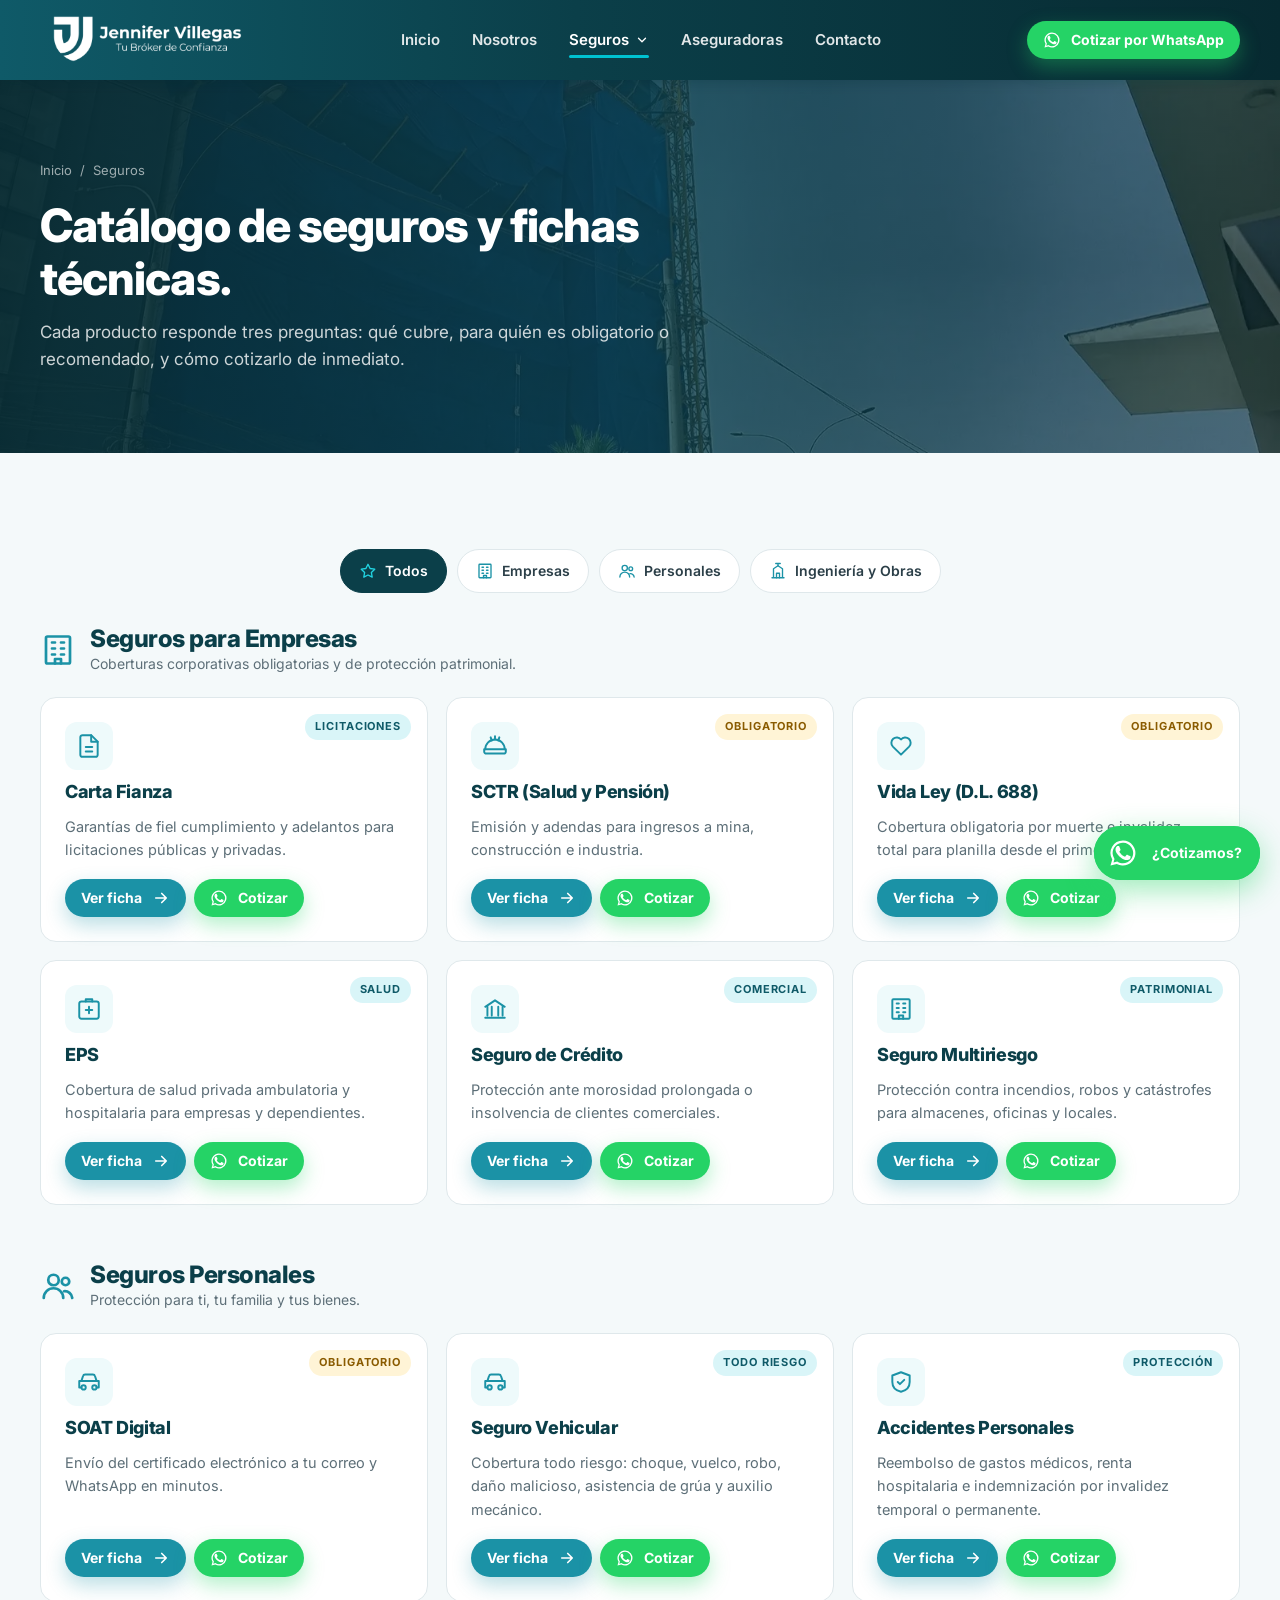
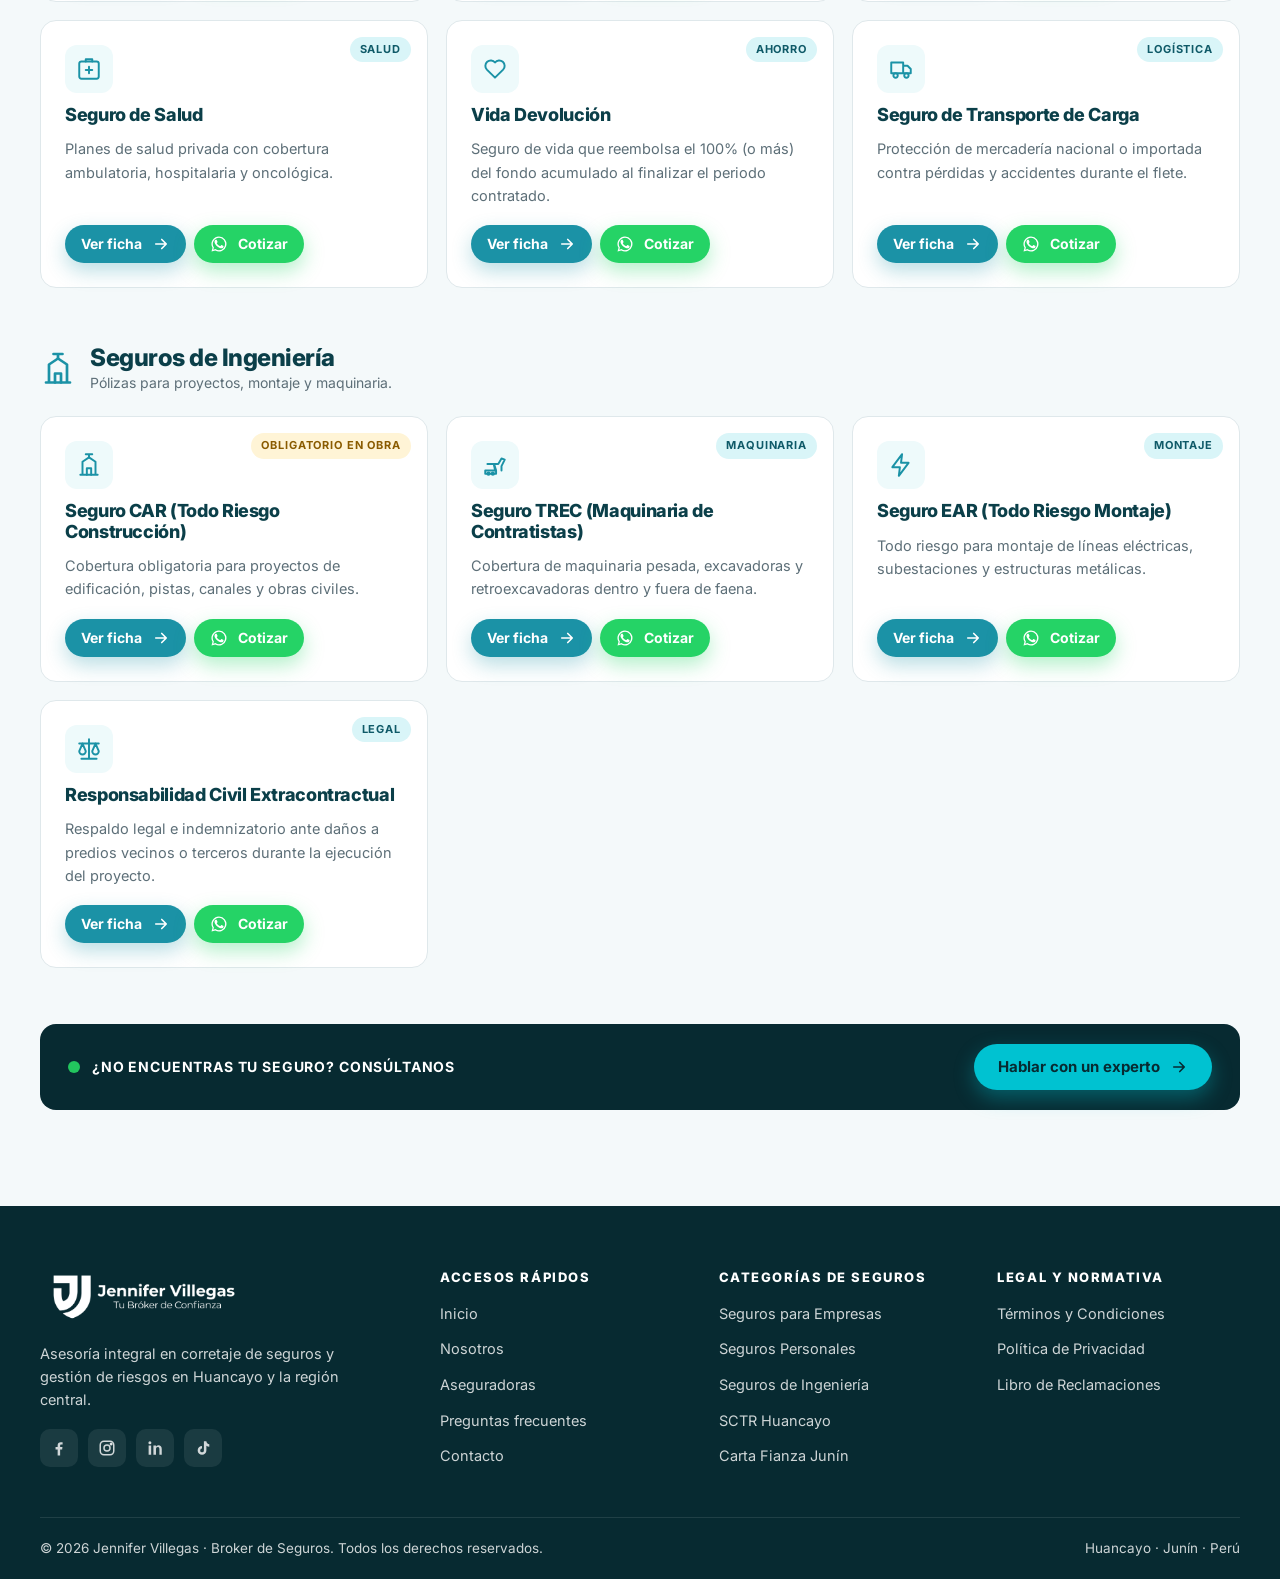
<file: seguros.html>
<!DOCTYPE html>
<html lang="es">
<head>
  <meta charset="UTF-8">
  <meta name="viewport" content="width=device-width, initial-scale=1">
  <title>Seguros para Empresas, Personales y de Ingeniería | Jennifer Villegas Broker</title>
  <meta name="description" content="Fichas técnicas de SCTR, Vida Ley, Carta Fianza, EPS, Multiriesgo, SOAT, seguro vehicular, CAR, TREC, EAR y responsabilidad civil. Cotiza por WhatsApp.">
  <meta name="keywords" content="broker de seguros en Huancayo, SCTR Huancayo, carta fianza Junín, seguro vehicular, SOAT, vida ley, EPS, seguro CAR, corredor de seguros Huancayo">
  <meta name="author" content="Jennifer Villegas · Broker de Seguros">
  <meta name="robots" content="index, follow">
  <link rel="canonical" href="https://www.jennifervillegas.pe/seguros.html">
  <meta property="og:type" content="website">
  <meta property="og:locale" content="es_PE">
  <meta property="og:title" content="Seguros para Empresas, Personales y de Ingeniería | Jennifer Villegas Broker">
  <meta property="og:description" content="Fichas técnicas de SCTR, Vida Ley, Carta Fianza, EPS, Multiriesgo, SOAT, seguro vehicular, CAR, TREC, EAR y responsabilidad civil. Cotiza por WhatsApp.">
  <meta property="og:image" content="assets/img/logo-cuadrado.png">
  <link rel="icon" type="image/png" href="assets/img/favicon.png">
  <link rel="preconnect" href="https://fonts.googleapis.com">
  <link rel="preconnect" href="https://fonts.gstatic.com" crossorigin>
  <link href="https://fonts.googleapis.com/css2?family=Inter:wght@400;500;600;700;800;900&display=swap" rel="stylesheet">
  <link rel="stylesheet" href="assets/css/styles.css">
  <script type="application/ld+json">
  {
    "@context": "https://schema.org",
    "@type": ["InsuranceAgency", "LocalBusiness"],
    "name": "Jennifer Villegas · Broker de Seguros",
    "description": "Broker de seguros independiente en Huancayo. SCTR, Vida Ley, Carta Fianza, EPS, seguro vehicular, SOAT y seguros de ingeniería.",
    "image": "assets/img/logo-cuadrado.png",
    "address": { "@type": "PostalAddress", "addressLocality": "Lima y Huancayo", "addressCountry": "PE" },
    "areaServed": "Perú",
    "openingHoursSpecification": [
      { "@type": "OpeningHoursSpecification", "dayOfWeek": ["Monday","Tuesday","Wednesday","Thursday","Friday"], "opens": "08:30", "closes": "18:30" }
    ]
  }
  </script>
</head>
<body>
<!-- ===================== HEADER ===================== -->
<header class="header">
  <div class="container header__inner">
    <a class="brand" href="index.html" aria-label="Jennifer Villegas · Broker de Seguros, inicio">
      <img src="assets/img/logo-horizontal-blanco.png" alt="Jennifer Villegas · Tu Bróker de Confianza" width="220" height="60">
    </a>

    <nav class="nav" aria-label="Navegación principal">
      <ul class="nav__list">
        <li class="nav__item"><a class="nav__link" href="index.html">Inicio</a></li>
        <li class="nav__item"><a class="nav__link" href="nosotros.html">Nosotros</a></li>
        <li class="nav__item nav__item--mega">
          <a class="nav__link" href="seguros.html" aria-haspopup="true">Seguros <span data-icon="chevron"></span></a>
          <div class="mega">
            <div class="mega__col">
              <h4><span data-icon="building"></span> Empresas</h4>
              <a href="seguros.html#carta-fianza">Carta Fianza</a>
              <a href="seguros.html#sctr">SCTR (Salud y Pensión)</a>
              <a href="seguros.html#vida-ley">Vida Ley (D.L. 688)</a>
              <a href="seguros.html#eps">EPS</a>
              <a href="seguros.html#seguro-credito">Seguro de Crédito</a>
              <a href="seguros.html#multiriesgo">Seguro Multiriesgo</a>
              <a class="mega__all" href="seguros.html#empresas">Ver todos →</a>
            </div>
            <div class="mega__col">
              <h4><span data-icon="users"></span> Personales</h4>
              <a href="seguros.html#soat">SOAT Digital</a>
              <a href="seguros.html#vehicular">Seguro Vehicular</a>
              <a href="seguros.html#accidentes-personales">Accidentes Personales</a>
              <a href="seguros.html#salud">Seguro de Salud</a>
              <a href="seguros.html#vida-devolucion">Vida Devolución</a>
              <a href="seguros.html#transporte-carga">Transporte de Carga</a>
              <a class="mega__all" href="seguros.html#personales">Ver todos →</a>
            </div>
            <div class="mega__col">
              <h4><span data-icon="crane"></span> Ingeniería</h4>
              <a href="seguros.html#car">Seguro CAR (Todo Riesgo Construcción)</a>
              <a href="seguros.html#trec">Seguro TREC (Maquinaria)</a>
              <a href="seguros.html#ear">Seguro EAR (Todo Riesgo Montaje)</a>
              <a href="seguros.html#responsabilidad-civil">Responsabilidad Civil</a>
              <a class="mega__all" href="seguros.html#ingenieria">Ver todos →</a>
            </div>
          </div>
        </li>
        <li class="nav__item"><a class="nav__link" href="index.html#aseguradoras">Aseguradoras</a></li>
        <li class="nav__item"><a class="nav__link" href="contacto.html">Contacto</a></li>
      </ul>
    </nav>

    <div class="header__actions">
      <a class="btn btn--wa btn--sm header__cta" data-wa><span data-icon="whatsapp"></span> Cotizar por WhatsApp</a>
      <button class="burger" data-drawer-open aria-label="Abrir menú"><span data-icon="burger"><svg viewBox="0 0 24 24" fill="none" stroke="currentColor" stroke-width="2.2" stroke-linecap="round"><path d="M4 7h16M4 12h16M4 17h16"/></svg></span></button>
    </div>
  </div>
</header>

<!-- Drawer móvil -->
<div class="drawer" id="drawer" aria-hidden="true">
  <div class="drawer__backdrop" data-drawer-close></div>
  <div class="drawer__panel" role="dialog" aria-label="Menú">
    <div class="drawer__head">
      <img src="assets/img/logo-horizontal.png" alt="Jennifer Villegas">
      <button class="drawer__close" data-drawer-close aria-label="Cerrar menú"><span data-icon="close"></span></button>
    </div>
    <ul class="drawer__nav">
      <li><a href="index.html">Inicio</a></li>
      <li><a href="nosotros.html">Nosotros</a></li>
      <li class="drawer__acc">
        <button type="button" aria-expanded="false">Seguros <span data-icon="chevron"></span></button>
        <div class="drawer__sub">
          <h5>Empresas</h5>
          <a href="seguros.html#carta-fianza">Carta Fianza</a>
          <a href="seguros.html#sctr">SCTR (Salud y Pensión)</a>
          <a href="seguros.html#vida-ley">Vida Ley (D.L. 688)</a>
          <a href="seguros.html#eps">EPS</a>
          <a href="seguros.html#seguro-credito">Seguro de Crédito</a>
          <a href="seguros.html#multiriesgo">Seguro Multiriesgo</a>
          <h5>Personales</h5>
          <a href="seguros.html#soat">SOAT Digital</a>
          <a href="seguros.html#vehicular">Seguro Vehicular</a>
          <a href="seguros.html#accidentes-personales">Accidentes Personales</a>
          <a href="seguros.html#salud">Seguro de Salud</a>
          <a href="seguros.html#vida-devolucion">Vida Devolución</a>
          <a href="seguros.html#transporte-carga">Transporte de Carga</a>
          <h5>Ingeniería</h5>
          <a href="seguros.html#car">Seguro CAR</a>
          <a href="seguros.html#trec">Seguro TREC</a>
          <a href="seguros.html#ear">Seguro EAR</a>
          <a href="seguros.html#responsabilidad-civil">Responsabilidad Civil</a>
        </div>
      </li>
      <li><a href="index.html#aseguradoras">Aseguradoras</a></li>
      <li><a href="contacto.html">Contacto</a></li>
    </ul>
    <div class="drawer__foot">
      <a class="btn btn--wa btn--block" data-wa><span data-icon="whatsapp"></span> Cotizar por WhatsApp</a>
      <a class="btn btn--outline-teal btn--block" href="contacto.html">Solicitar asesoría</a>
    </div>
  </div>
</div>

<main>
<section class="page-hero page-hero--seguros">
  <div class="container">
    <div class="crumbs"><a href="index.html">Inicio</a><span>/</span><span>Seguros</span></div>
    <h1>Catálogo de seguros y fichas técnicas.</h1>
    <p>Cada producto responde tres preguntas: qué cubre, para quién es obligatorio o recomendado, y cómo cotizarlo de inmediato.</p>
  </div>
</section>

<section class="section section--tint">
  <div class="container">
    <div class="tabs reveal">
      <button class="chip is-active" data-cat="all"><span data-icon="star"></span> Todos</button>
      <button class="chip" data-cat="empresas"><span data-icon="building"></span> Empresas</button>
      <button class="chip" data-cat="personales"><span data-icon="users"></span> Personales</button>
      <button class="chip" data-cat="ingenieria"><span data-icon="crane"></span> Ingeniería y Obras</button>
    </div>

    <!-- Las fichas se generan desde assets/js/data.js -->
    <div id="catalogo"></div>

    <div class="solbar reveal">
      <div class="solbar__status"><span class="dot"></span> ¿NO ENCUENTRAS TU SEGURO? CONSÚLTANOS</div>
      <a class="btn btn--primary" data-wa="Hola, necesito asesoría sobre un seguro que no aparece en el catálogo">Hablar con un experto <span data-icon="arrow"></span></a>
    </div>
  </div>
</section>
</main>

<!-- ===================== FOOTER ===================== -->
<footer class="footer">
  <div class="container">
    <div class="footer__grid">
      <div class="footer__brand">
        <img src="assets/img/logo-horizontal-blanco.png" alt="Jennifer Villegas · Tu Bróker de Confianza">
        <p>Asesoría integral en corretaje de seguros y gestión de riesgos en Huancayo y la región central.</p>
        <div class="footer__social">
          <a href="#" aria-label="Facebook"><svg viewBox="0 0 24 24" fill="currentColor"><path d="M13.5 22v-8h2.7l.4-3.2h-3.1V8.8c0-.9.3-1.6 1.6-1.6h1.7V4.4c-.3 0-1.3-.1-2.5-.1-2.5 0-4.1 1.5-4.1 4.2v2.3H7.4V14h2.8v8z"/></svg></a>
          <a href="#" aria-label="Instagram"><svg viewBox="0 0 24 24" fill="none" stroke="currentColor" stroke-width="2"><rect x="3" y="3" width="18" height="18" rx="5"/><circle cx="12" cy="12" r="4"/><circle cx="17.5" cy="6.5" r="1" fill="currentColor"/></svg></a>
          <a href="#" aria-label="LinkedIn"><svg viewBox="0 0 24 24" fill="currentColor"><path d="M6.9 8.5H3.5V21h3.4zM5.2 3a2 2 0 1 0 0 4 2 2 0 0 0 0-4zM21 13.3c0-3.4-1.8-5-4.3-5-2 0-2.9 1.1-3.4 1.9V8.5H9.9V21h3.4v-6.8c0-1.8.3-3.5 2.5-3.5 2.1 0 2.1 2 2.1 3.6V21H21z"/></svg></a>
          <a href="#" aria-label="TikTok"><svg viewBox="0 0 24 24" fill="currentColor"><path d="M16.5 3c.3 2.3 1.6 3.7 3.9 3.9v3.3c-1.4 0-2.7-.4-3.9-1.2v6.2A5.8 5.8 0 1 1 10.7 9.4v3.4a2.5 2.5 0 1 0 2.5 2.5V3z"/></svg></a>
        </div>
      </div>
      <div>
        <h4>Accesos rápidos</h4>
        <ul class="footer__links">
          <li><a href="index.html">Inicio</a></li>
          <li><a href="nosotros.html">Nosotros</a></li>
          <li><a href="index.html#aseguradoras">Aseguradoras</a></li>
          <li><a href="contacto.html#faq">Preguntas frecuentes</a></li>
          <li><a href="contacto.html">Contacto</a></li>
        </ul>
      </div>
      <div>
        <h4>Categorías de seguros</h4>
        <ul class="footer__links">
          <li><a href="seguros.html#empresas">Seguros para Empresas</a></li>
          <li><a href="seguros.html#personales">Seguros Personales</a></li>
          <li><a href="seguros.html#ingenieria">Seguros de Ingeniería</a></li>
          <li><a href="seguros.html#sctr">SCTR Huancayo</a></li>
          <li><a href="seguros.html#carta-fianza">Carta Fianza Junín</a></li>
        </ul>
      </div>
      <div>
        <h4>Legal y normativa</h4>
        <ul class="footer__links">
          <li><a href="terminos.html">Términos y Condiciones</a></li>
          <li><a href="privacidad.html">Política de Privacidad</a></li>
          <li><a href="libro-reclamaciones.html">Libro de Reclamaciones</a></li>
        </ul>
      </div>
    </div>
    <div class="footer__bottom">
      <span>© <span data-text="year"></span> Jennifer Villegas · Broker de Seguros. Todos los derechos reservados.</span>
      <span>Huancayo · Junín · Perú</span>
    </div>
  </div>
</footer>

<!-- Botón flotante WhatsApp -->
<a class="wa-float" data-wa aria-label="Chatear por WhatsApp">
  <span data-icon="whatsapp"></span><span>¿Cotizamos?</span>
</a>

<script src="assets/js/data.js"></script>
<script src="assets/js/main.js"></script>
</body>
</html>
</file>
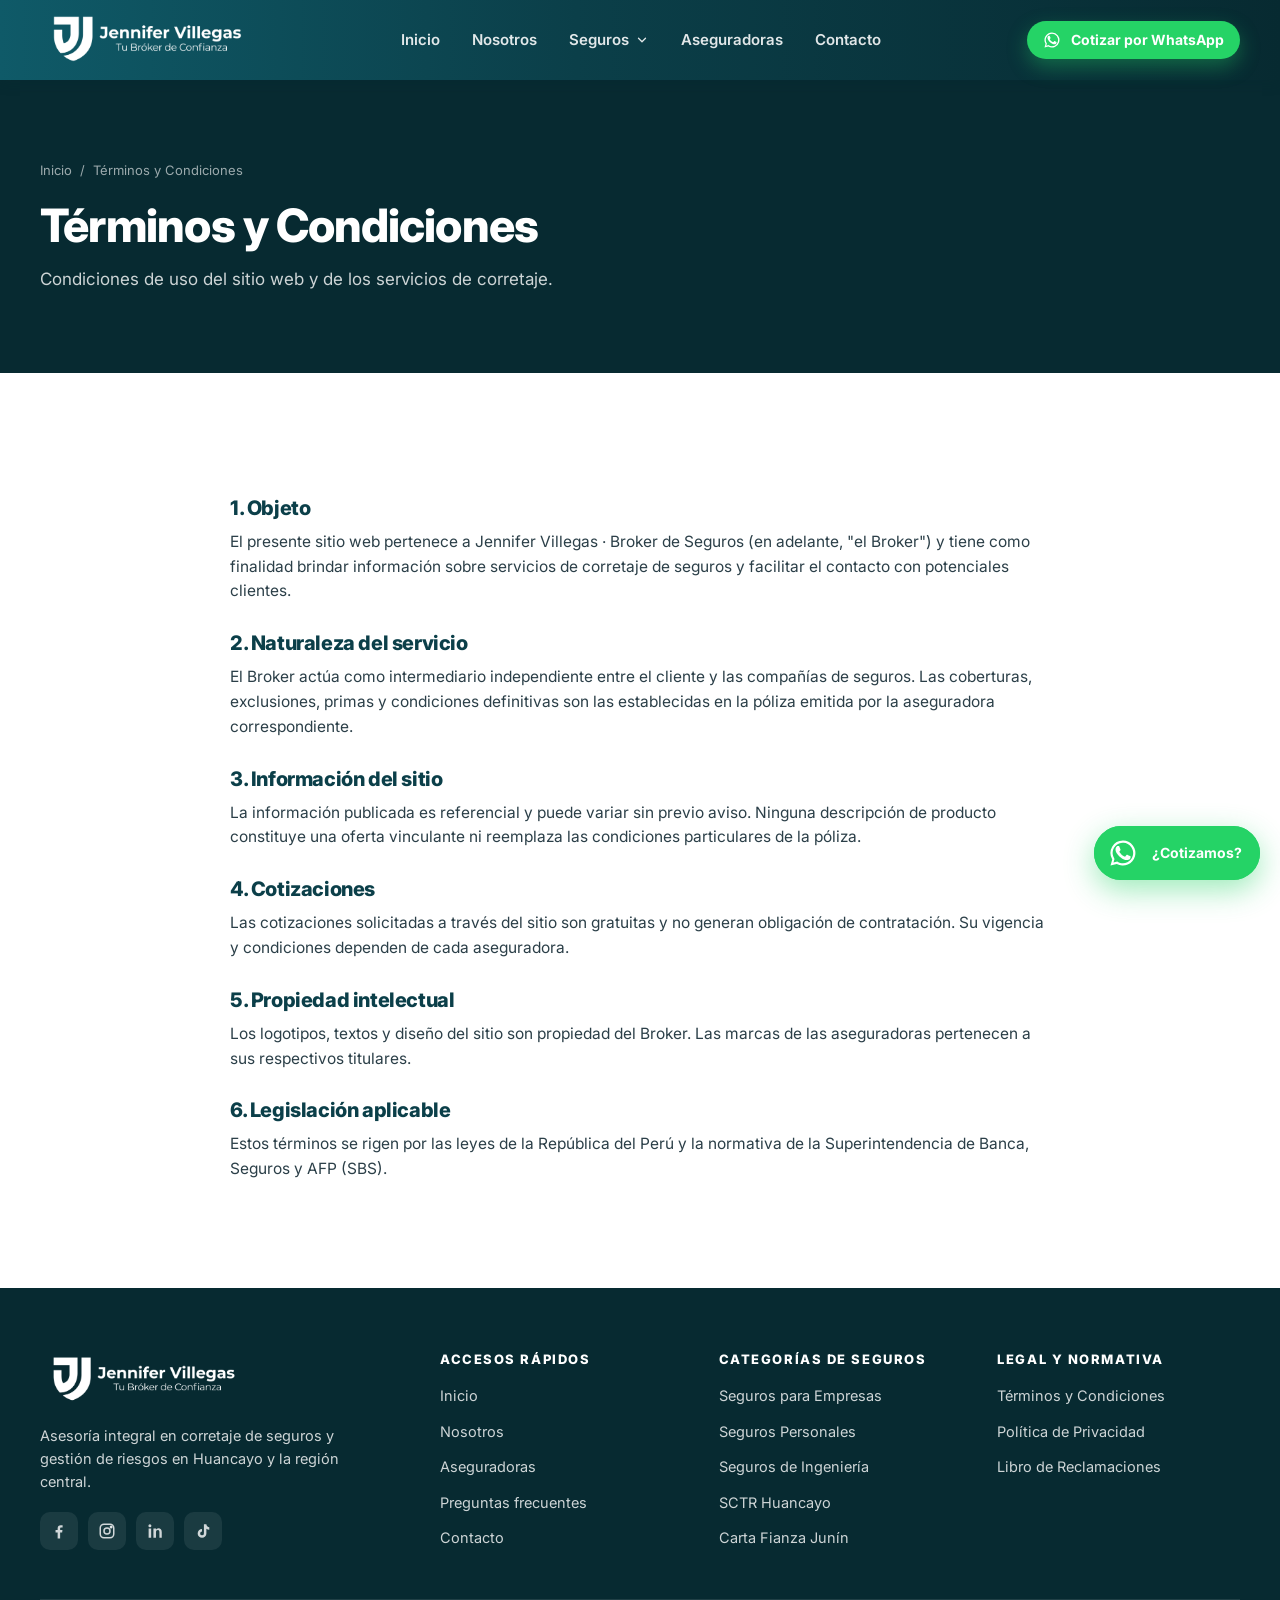
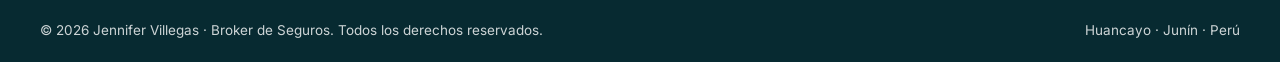
<file: terminos.html>
<!DOCTYPE html>
<html lang="es">
<head>
  <meta charset="UTF-8">
  <meta name="viewport" content="width=device-width, initial-scale=1">
  <title>Términos y Condiciones | Jennifer Villegas · Broker de Seguros</title>
  <meta name="description" content="Términos y condiciones de uso del sitio web de Jennifer Villegas · Broker de Seguros.">
  <meta name="keywords" content="broker de seguros en Huancayo, SCTR Huancayo, carta fianza Junín, seguro vehicular, SOAT, vida ley, EPS, seguro CAR, corredor de seguros Huancayo">
  <meta name="author" content="Jennifer Villegas · Broker de Seguros">
  <meta name="robots" content="index, follow">
  <link rel="canonical" href="https://www.jennifervillegas.pe/terminos.html">
  <meta property="og:type" content="website">
  <meta property="og:locale" content="es_PE">
  <meta property="og:title" content="Términos y Condiciones | Jennifer Villegas · Broker de Seguros">
  <meta property="og:description" content="Términos y condiciones de uso del sitio web de Jennifer Villegas · Broker de Seguros.">
  <meta property="og:image" content="assets/img/logo-cuadrado.png">
  <link rel="icon" type="image/png" href="assets/img/favicon.png">
  <link rel="preconnect" href="https://fonts.googleapis.com">
  <link rel="preconnect" href="https://fonts.gstatic.com" crossorigin>
  <link href="https://fonts.googleapis.com/css2?family=Inter:wght@400;500;600;700;800;900&display=swap" rel="stylesheet">
  <link rel="stylesheet" href="assets/css/styles.css">
  <script type="application/ld+json">
  {
    "@context": "https://schema.org",
    "@type": ["InsuranceAgency", "LocalBusiness"],
    "name": "Jennifer Villegas · Broker de Seguros",
    "description": "Broker de seguros independiente en Huancayo. SCTR, Vida Ley, Carta Fianza, EPS, seguro vehicular, SOAT y seguros de ingeniería.",
    "image": "assets/img/logo-cuadrado.png",
    "address": { "@type": "PostalAddress", "addressLocality": "Huancayo", "addressRegion": "Junín", "addressCountry": "PE" },
    "areaServed": "Perú",
    "openingHoursSpecification": [
      { "@type": "OpeningHoursSpecification", "dayOfWeek": ["Monday","Tuesday","Wednesday","Thursday","Friday"], "opens": "08:30", "closes": "18:30" },
      { "@type": "OpeningHoursSpecification", "dayOfWeek": "Saturday", "opens": "09:00", "closes": "13:00" }
    ]
  }
  </script>
</head>
<body>
<!-- ===================== HEADER ===================== -->
<header class="header">
  <div class="container header__inner">
    <a class="brand" href="index.html" aria-label="Jennifer Villegas · Broker de Seguros, inicio">
      <img src="assets/img/logo-horizontal-blanco.png" alt="Jennifer Villegas · Tu Bróker de Confianza" width="220" height="60">
    </a>

    <nav class="nav" aria-label="Navegación principal">
      <ul class="nav__list">
        <li class="nav__item"><a class="nav__link" href="index.html">Inicio</a></li>
        <li class="nav__item"><a class="nav__link" href="nosotros.html">Nosotros</a></li>
        <li class="nav__item nav__item--mega">
          <a class="nav__link" href="seguros.html" aria-haspopup="true">Seguros <span data-icon="chevron"></span></a>
          <div class="mega">
            <div class="mega__col">
              <h4><span data-icon="building"></span> Empresas</h4>
              <a href="seguros.html#carta-fianza">Carta Fianza</a>
              <a href="seguros.html#sctr">SCTR (Salud y Pensión)</a>
              <a href="seguros.html#vida-ley">Vida Ley (D.L. 688)</a>
              <a href="seguros.html#eps">EPS</a>
              <a href="seguros.html#seguro-credito">Seguro de Crédito</a>
              <a href="seguros.html#multiriesgo">Seguro Multiriesgo</a>
              <a class="mega__all" href="seguros.html#empresas">Ver todos →</a>
            </div>
            <div class="mega__col">
              <h4><span data-icon="users"></span> Personales</h4>
              <a href="seguros.html#soat">SOAT Digital</a>
              <a href="seguros.html#vehicular">Seguro Vehicular</a>
              <a href="seguros.html#accidentes-personales">Accidentes Personales</a>
              <a href="seguros.html#salud">Seguro de Salud</a>
              <a href="seguros.html#vida-devolucion">Vida Devolución</a>
              <a href="seguros.html#transporte-carga">Transporte de Carga</a>
              <a class="mega__all" href="seguros.html#personales">Ver todos →</a>
            </div>
            <div class="mega__col">
              <h4><span data-icon="crane"></span> Ingeniería</h4>
              <a href="seguros.html#car">Seguro CAR (Todo Riesgo Construcción)</a>
              <a href="seguros.html#trec">Seguro TREC (Maquinaria)</a>
              <a href="seguros.html#ear">Seguro EAR (Todo Riesgo Montaje)</a>
              <a href="seguros.html#responsabilidad-civil">Responsabilidad Civil</a>
              <a class="mega__all" href="seguros.html#ingenieria">Ver todos →</a>
            </div>
          </div>
        </li>
        <li class="nav__item"><a class="nav__link" href="index.html#aseguradoras">Aseguradoras</a></li>
        <li class="nav__item"><a class="nav__link" href="contacto.html">Contacto</a></li>
      </ul>
    </nav>

    <div class="header__actions">
      <a class="btn btn--wa btn--sm header__cta" data-wa><span data-icon="whatsapp"></span> Cotizar por WhatsApp</a>
      <button class="burger" data-drawer-open aria-label="Abrir menú"><span data-icon="burger"><svg viewBox="0 0 24 24" fill="none" stroke="currentColor" stroke-width="2.2" stroke-linecap="round"><path d="M4 7h16M4 12h16M4 17h16"/></svg></span></button>
    </div>
  </div>
</header>

<!-- Drawer móvil -->
<div class="drawer" id="drawer" aria-hidden="true">
  <div class="drawer__backdrop" data-drawer-close></div>
  <div class="drawer__panel" role="dialog" aria-label="Menú">
    <div class="drawer__head">
      <img src="assets/img/logo-horizontal.png" alt="Jennifer Villegas">
      <button class="drawer__close" data-drawer-close aria-label="Cerrar menú"><span data-icon="close"></span></button>
    </div>
    <ul class="drawer__nav">
      <li><a href="index.html">Inicio</a></li>
      <li><a href="nosotros.html">Nosotros</a></li>
      <li class="drawer__acc">
        <button type="button" aria-expanded="false">Seguros <span data-icon="chevron"></span></button>
        <div class="drawer__sub">
          <h5>Empresas</h5>
          <a href="seguros.html#carta-fianza">Carta Fianza</a>
          <a href="seguros.html#sctr">SCTR (Salud y Pensión)</a>
          <a href="seguros.html#vida-ley">Vida Ley (D.L. 688)</a>
          <a href="seguros.html#eps">EPS</a>
          <a href="seguros.html#seguro-credito">Seguro de Crédito</a>
          <a href="seguros.html#multiriesgo">Seguro Multiriesgo</a>
          <h5>Personales</h5>
          <a href="seguros.html#soat">SOAT Digital</a>
          <a href="seguros.html#vehicular">Seguro Vehicular</a>
          <a href="seguros.html#accidentes-personales">Accidentes Personales</a>
          <a href="seguros.html#salud">Seguro de Salud</a>
          <a href="seguros.html#vida-devolucion">Vida Devolución</a>
          <a href="seguros.html#transporte-carga">Transporte de Carga</a>
          <h5>Ingeniería</h5>
          <a href="seguros.html#car">Seguro CAR</a>
          <a href="seguros.html#trec">Seguro TREC</a>
          <a href="seguros.html#ear">Seguro EAR</a>
          <a href="seguros.html#responsabilidad-civil">Responsabilidad Civil</a>
        </div>
      </li>
      <li><a href="index.html#aseguradoras">Aseguradoras</a></li>
      <li><a href="contacto.html">Contacto</a></li>
    </ul>
    <div class="drawer__foot">
      <a class="btn btn--wa btn--block" data-wa><span data-icon="whatsapp"></span> Cotizar por WhatsApp</a>
      <a class="btn btn--outline-teal btn--block" href="contacto.html">Solicitar asesoría</a>
    </div>
  </div>
</div>

<main>
<section class="page-hero">
  <div class="container">
    <div class="crumbs"><a href="index.html">Inicio</a><span>/</span><span>Términos y Condiciones</span></div>
    <h1>Términos y Condiciones</h1>
    <p>Condiciones de uso del sitio web y de los servicios de corretaje.</p>
  </div>
</section>
<section class="section"><div class="container legal">
<h2>1. Objeto</h2>
<p>El presente sitio web pertenece a Jennifer Villegas · Broker de Seguros (en adelante, "el Broker") y tiene como finalidad brindar información sobre servicios de corretaje de seguros y facilitar el contacto con potenciales clientes.</p>
<h2>2. Naturaleza del servicio</h2>
<p>El Broker actúa como intermediario independiente entre el cliente y las compañías de seguros. Las coberturas, exclusiones, primas y condiciones definitivas son las establecidas en la póliza emitida por la aseguradora correspondiente.</p>
<h2>3. Información del sitio</h2>
<p>La información publicada es referencial y puede variar sin previo aviso. Ninguna descripción de producto constituye una oferta vinculante ni reemplaza las condiciones particulares de la póliza.</p>
<h2>4. Cotizaciones</h2>
<p>Las cotizaciones solicitadas a través del sitio son gratuitas y no generan obligación de contratación. Su vigencia y condiciones dependen de cada aseguradora.</p>
<h2>5. Propiedad intelectual</h2>
<p>Los logotipos, textos y diseño del sitio son propiedad del Broker. Las marcas de las aseguradoras pertenecen a sus respectivos titulares.</p>
<h2>6. Legislación aplicable</h2>
<p>Estos términos se rigen por las leyes de la República del Perú y la normativa de la Superintendencia de Banca, Seguros y AFP (SBS).</p>
</div></section>
</main>

<!-- ===================== FOOTER ===================== -->
<footer class="footer">
  <div class="container">
    <div class="footer__grid">
      <div class="footer__brand">
        <img src="assets/img/logo-horizontal-blanco.png" alt="Jennifer Villegas · Tu Bróker de Confianza">
        <p>Asesoría integral en corretaje de seguros y gestión de riesgos en Huancayo y la región central.</p>
        <div class="footer__social">
          <a href="#" aria-label="Facebook"><svg viewBox="0 0 24 24" fill="currentColor"><path d="M13.5 22v-8h2.7l.4-3.2h-3.1V8.8c0-.9.3-1.6 1.6-1.6h1.7V4.4c-.3 0-1.3-.1-2.5-.1-2.5 0-4.1 1.5-4.1 4.2v2.3H7.4V14h2.8v8z"/></svg></a>
          <a href="#" aria-label="Instagram"><svg viewBox="0 0 24 24" fill="none" stroke="currentColor" stroke-width="2"><rect x="3" y="3" width="18" height="18" rx="5"/><circle cx="12" cy="12" r="4"/><circle cx="17.5" cy="6.5" r="1" fill="currentColor"/></svg></a>
          <a href="#" aria-label="LinkedIn"><svg viewBox="0 0 24 24" fill="currentColor"><path d="M6.9 8.5H3.5V21h3.4zM5.2 3a2 2 0 1 0 0 4 2 2 0 0 0 0-4zM21 13.3c0-3.4-1.8-5-4.3-5-2 0-2.9 1.1-3.4 1.9V8.5H9.9V21h3.4v-6.8c0-1.8.3-3.5 2.5-3.5 2.1 0 2.1 2 2.1 3.6V21H21z"/></svg></a>
          <a href="#" aria-label="TikTok"><svg viewBox="0 0 24 24" fill="currentColor"><path d="M16.5 3c.3 2.3 1.6 3.7 3.9 3.9v3.3c-1.4 0-2.7-.4-3.9-1.2v6.2A5.8 5.8 0 1 1 10.7 9.4v3.4a2.5 2.5 0 1 0 2.5 2.5V3z"/></svg></a>
        </div>
      </div>
      <div>
        <h4>Accesos rápidos</h4>
        <ul class="footer__links">
          <li><a href="index.html">Inicio</a></li>
          <li><a href="nosotros.html">Nosotros</a></li>
          <li><a href="index.html#aseguradoras">Aseguradoras</a></li>
          <li><a href="contacto.html#faq">Preguntas frecuentes</a></li>
          <li><a href="contacto.html">Contacto</a></li>
        </ul>
      </div>
      <div>
        <h4>Categorías de seguros</h4>
        <ul class="footer__links">
          <li><a href="seguros.html#empresas">Seguros para Empresas</a></li>
          <li><a href="seguros.html#personales">Seguros Personales</a></li>
          <li><a href="seguros.html#ingenieria">Seguros de Ingeniería</a></li>
          <li><a href="seguros.html#sctr">SCTR Huancayo</a></li>
          <li><a href="seguros.html#carta-fianza">Carta Fianza Junín</a></li>
        </ul>
      </div>
      <div>
        <h4>Legal y normativa</h4>
        <ul class="footer__links">
          <li><a href="terminos.html">Términos y Condiciones</a></li>
          <li><a href="privacidad.html">Política de Privacidad</a></li>
          <li><a href="libro-reclamaciones.html">Libro de Reclamaciones</a></li>
        </ul>
      </div>
    </div>
    <div class="footer__bottom">
      <span>© <span data-text="year"></span> Jennifer Villegas · Broker de Seguros. Todos los derechos reservados.</span>
      <span>Huancayo · Junín · Perú</span>
    </div>
  </div>
</footer>

<!-- Botón flotante WhatsApp -->
<a class="wa-float" data-wa aria-label="Chatear por WhatsApp">
  <span data-icon="whatsapp"></span><span>¿Cotizamos?</span>
</a>

<script src="assets/js/data.js"></script>
<script src="assets/js/main.js"></script>
</body>
</html>
</file>
<file: assets/css/styles.css>
/* =====================================================================
   Jennifer Villegas · Broker de Seguros — Hoja de estilos global
   Paleta derivada del logotipo (teal #1b92a6 / cyan #00c2d1)
   ===================================================================== */

:root {
  /* Marca */
  --teal-950: #072a31;
  --teal-900: #0b3f49;
  --teal-800: #0f5a68;
  --teal-700: #14788a;
  --teal-600: #1b92a6;
  --teal-500: #1fa5bb;
  --cyan-500: #00c2d1;
  --cyan-400: #22d3e1;
  --cyan-100: #d9f5f8;
  --cyan-50: #eefafb;

  /* Neutros */
  --ink: #0f1f26;
  --ink-2: #2b3f48;
  --muted: #5d6f78;
  --line: #dfe8eb;
  --bg: #f4f9fa;
  --white: #ffffff;

  /* Terceros */
  --wa: #25d366;
  --wa-dark: #1da851;

  /* Sistema */
  --radius: 16px;
  --radius-sm: 10px;
  --radius-pill: 999px;
  --shadow-sm: 0 1px 2px rgba(7, 42, 49, .06), 0 1px 3px rgba(7, 42, 49, .08);
  --shadow-md: 0 8px 24px rgba(7, 42, 49, .10);
  --shadow-lg: 0 20px 50px rgba(7, 42, 49, .18);
  --container: 1200px;
  --header-h: 80px;
  --font: 'Inter', system-ui, -apple-system, 'Segoe UI', Roboto, sans-serif;
}

/* ---------- Reset ---------- */
*, *::before, *::after { box-sizing: border-box; }
html { scroll-behavior: smooth; -webkit-text-size-adjust: 100%; }
html, body { overflow-x: hidden; }
body {
  margin: 0;
  font-family: var(--font);
  font-size: 16px;
  line-height: 1.6;
  color: var(--ink);
  background: var(--white);
  -webkit-font-smoothing: antialiased;
}
img, svg { display: block; max-width: 100%; }
a { color: inherit; text-decoration: none; }
button { font: inherit; cursor: pointer; border: 0; background: none; color: inherit; }
ul { margin: 0; padding: 0; list-style: none; }
h1, h2, h3, h4 { margin: 0; line-height: 1.15; font-weight: 800; letter-spacing: -.02em; }
p { margin: 0; }
:focus-visible { outline: 3px solid var(--cyan-400); outline-offset: 3px; }
.sr-only { position: absolute; width: 1px; height: 1px; overflow: hidden; clip: rect(0 0 0 0); white-space: nowrap; }

.container { width: min(var(--container), 100% - 32px); margin-inline: auto; }
.section { padding: clamp(56px, 8vw, 96px) 0; }
.section--tint { background: var(--bg); }
.section-head { max-width: 720px; margin: 0 auto 40px; text-align: center; }
.section-head--left { margin-inline: 0; text-align: left; }
.eyebrow {
  display: inline-flex; align-items: center; gap: 8px;
  font-size: 12px; font-weight: 700; letter-spacing: .14em; text-transform: uppercase;
  color: var(--teal-600); margin-bottom: 14px;
}
.eyebrow::before { content: ''; width: 24px; height: 2px; background: var(--cyan-500); border-radius: 2px; }
.section-head h2, .h2 { font-size: clamp(26px, 3.4vw, 38px); color: var(--teal-900); }
.section-head p { margin-top: 14px; color: var(--muted); font-size: 17px; }

/* ---------- Botones ---------- */
.btn {
  display: inline-flex; align-items: center; justify-content: center; gap: 10px;
  padding: 14px 24px; border-radius: var(--radius-pill);
  font-weight: 700; font-size: 15px; line-height: 1;
  transition: transform .2s ease, box-shadow .2s ease, background .2s ease, color .2s ease;
  white-space: nowrap;
}
.btn svg { width: 18px; height: 18px; flex: none; }
.btn:hover { transform: translateY(-2px); }
.btn:active { transform: translateY(0); }
.btn--primary { background: var(--cyan-500); color: var(--teal-950); box-shadow: 0 8px 20px rgba(0, 194, 209, .35); }
.btn--primary:hover { background: var(--cyan-400); }
.btn--teal { background: var(--teal-600); color: #fff; box-shadow: 0 8px 20px rgba(27, 146, 166, .3); }
.btn--teal:hover { background: var(--teal-700); }
.btn--outline { border: 2px solid rgba(255, 255, 255, .5); color: #fff; }
.btn--outline:hover { border-color: #fff; background: rgba(255, 255, 255, .08); }
.btn--outline-teal { border: 2px solid var(--teal-600); color: var(--teal-700); }
.btn--outline-teal:hover { background: var(--cyan-50); }
.btn--wa { background: var(--wa); color: #fff; box-shadow: 0 8px 20px rgba(37, 211, 102, .35); }
.btn--wa:hover { background: var(--wa-dark); }
.btn--ghost { color: var(--teal-700); padding-inline: 8px; }
.btn--ghost:hover { color: var(--teal-900); }
.btn--sm { padding: 10px 16px; font-size: 14px; }
.btn--block { width: 100%; }

/* ---------- Header ---------- */
.header {
  position: sticky; top: 0; z-index: 100;
  background: linear-gradient(90deg, var(--teal-800) 0%, var(--teal-900) 45%, var(--teal-950) 100%);
  color: #fff;
  box-shadow: 0 2px 12px rgba(7, 42, 49, .25);
  transition: box-shadow .2s;
}
.header.is-scrolled { box-shadow: 0 6px 24px rgba(7, 42, 49, .4); }
.header__inner { display: flex; align-items: center; justify-content: space-between; height: var(--header-h); gap: 24px; }
.brand { display: inline-flex; align-items: center; flex: none; }
.brand img { height: 52px; width: auto; }

.nav { display: none; }
.nav__list { display: flex; align-items: center; gap: 4px; }
.nav__item { position: relative; }
.nav__link {
  display: inline-flex; align-items: center; gap: 6px;
  padding: 10px 14px; font-weight: 600; font-size: 15px; color: rgba(255, 255, 255, .88);
  position: relative; border-radius: 8px;
}
.nav__link::after {
  content: ''; position: absolute; left: 14px; right: 14px; bottom: 4px; height: 3px;
  background: var(--cyan-500); border-radius: 3px; transform: scaleX(0); transform-origin: left;
  transition: transform .25s ease;
}
.nav__link:hover, .nav__link.is-active, .nav__item.is-open > .nav__link { color: #fff; }
.nav__link:hover::after, .nav__link.is-active::after, .nav__item.is-open > .nav__link::after { transform: scaleX(1); }
.nav__link svg { width: 14px; height: 14px; transition: transform .25s; }
.nav__item.is-open > .nav__link svg { transform: rotate(180deg); }

/* Mega menú */
.mega {
  position: absolute; top: calc(100% + 10px); left: 50%; transform: translateX(-50%) translateY(8px);
  width: min(920px, calc(100vw - 32px));
  background: #fff; color: var(--ink); border-radius: var(--radius);
  box-shadow: var(--shadow-lg); padding: 28px;
  display: grid; grid-template-columns: repeat(3, 1fr); gap: 28px;
  opacity: 0; visibility: hidden; transition: opacity .2s, transform .2s, visibility .2s;
}
.mega::before { content: ''; position: absolute; top: -10px; left: 0; right: 0; height: 10px; }
.nav__item.is-open > .mega, .nav__item:hover > .mega { opacity: 1; visibility: visible; transform: translateX(-50%) translateY(0); }
.mega__col h4 {
  display: flex; align-items: center; gap: 10px;
  font-size: 13px; letter-spacing: .1em; text-transform: uppercase; color: var(--teal-700);
  padding-bottom: 12px; border-bottom: 2px solid var(--cyan-100); margin-bottom: 12px;
}
.mega__col h4 svg { width: 20px; height: 20px; color: var(--cyan-500); }
.mega__col a { display: block; padding: 7px 10px; margin-inline: -10px; border-radius: 8px; font-size: 14.5px; color: var(--ink-2); font-weight: 500; }
.mega__col a:hover { background: var(--cyan-50); color: var(--teal-800); }
.mega__col .mega__all { margin-top: 8px; color: var(--teal-600); font-weight: 700; }
.mega__col .mega__all:hover { background: none; color: var(--teal-900); }

.header__actions { display: flex; align-items: center; gap: 10px; }
.header__cta { display: none; }
.burger {
  display: inline-flex; align-items: center; justify-content: center;
  width: 44px; height: 44px; border-radius: 10px; border: 1px solid rgba(255, 255, 255, .25); color: #fff;
}
.burger svg { width: 22px; height: 22px; }

/* Drawer móvil */
.drawer {
  position: fixed; inset: 0; z-index: 200; visibility: hidden; pointer-events: none; overflow: hidden;
}
.drawer.is-open { visibility: visible; pointer-events: auto; }
.drawer__backdrop { position: absolute; inset: 0; background: rgba(7, 42, 49, .6); opacity: 0; transition: opacity .25s; }
.drawer.is-open .drawer__backdrop { opacity: 1; }
.drawer__panel {
  position: absolute; top: 0; right: 0; bottom: 0; width: min(360px, 88vw);
  background: #fff; color: var(--ink); display: flex; flex-direction: column;
  transform: translateX(100%); transition: transform .3s cubic-bezier(.2, .8, .2, 1);
  overflow-y: auto;
}
.drawer.is-open .drawer__panel { transform: translateX(0); }
.drawer__head { display: flex; align-items: center; justify-content: space-between; padding: 16px 20px; border-bottom: 1px solid var(--line); }
.drawer__head img { height: 42px; }
.drawer__close { width: 40px; height: 40px; border-radius: 10px; display: grid; place-items: center; background: var(--bg); }
.drawer__close svg { width: 20px; height: 20px; }
.drawer__nav { padding: 12px 20px; flex: 1; }
.drawer__nav > li > a, .drawer__acc > button {
  display: flex; align-items: center; justify-content: space-between; width: 100%;
  padding: 14px 4px; font-weight: 600; font-size: 16px; border-bottom: 1px solid var(--line); text-align: left;
}
.drawer__acc > button svg { width: 16px; height: 16px; transition: transform .25s; color: var(--teal-600); }
.drawer__acc.is-open > button svg { transform: rotate(180deg); }
.drawer__sub { display: none; padding: 8px 0 8px 12px; }
.drawer__acc.is-open .drawer__sub { display: block; }
.drawer__sub h5 { margin: 10px 0 4px; font-size: 12px; letter-spacing: .1em; text-transform: uppercase; color: var(--teal-600); }
.drawer__sub a { display: block; padding: 8px 4px; font-size: 14.5px; color: var(--ink-2); }
.drawer__foot { padding: 20px; border-top: 1px solid var(--line); display: grid; gap: 10px; }

/* ---------- Hero principal ---------- */
.hero {
  position: relative; overflow: hidden; color: #fff;
  background-color: var(--teal-950);
  background-image: linear-gradient(100deg, rgba(7, 42, 49, .94) 0%, rgba(11, 63, 73, .86) 45%, rgba(7, 42, 49, .72) 100%),
                    url('../img/fotos/hero-huancayo.webp');
  background-size: cover; background-position: center;
}
.hero::before {
  content: ''; position: absolute; inset: 0; pointer-events: none;
  background-image: linear-gradient(rgba(255, 255, 255, .05) 1px, transparent 1px), linear-gradient(90deg, rgba(255, 255, 255, .05) 1px, transparent 1px);
  background-size: 48px 48px;
  mask-image: radial-gradient(ellipse at 70% 40%, #000 20%, transparent 70%);
  -webkit-mask-image: radial-gradient(ellipse at 70% 40%, #000 20%, transparent 70%);
}
.hero__inner { position: relative; display: grid; gap: 40px; padding: clamp(56px, 9vw, 110px) 0; align-items: center; }
.hero__badge {
  display: inline-flex; align-items: center; gap: 8px;
  padding: 8px 14px; border-radius: var(--radius-pill);
  background: rgba(255, 255, 255, .1); border: 1px solid rgba(255, 255, 255, .2);
  font-size: 13px; font-weight: 600; margin-bottom: 22px;
}
.hero__badge svg { width: 16px; height: 16px; color: var(--cyan-400); }
.hero h1 { font-size: clamp(34px, 5.2vw, 58px); max-width: 640px; }
.hero h1 em { font-style: normal; color: var(--cyan-400); }
.hero__sub { margin-top: 20px; max-width: 580px; font-size: clamp(16px, 1.6vw, 19px); color: rgba(255, 255, 255, .8); }
.hero__ctas { display: flex; flex-wrap: wrap; gap: 12px; margin-top: 32px; }
.hero__meta { display: flex; flex-wrap: wrap; gap: 24px; margin-top: 36px; color: rgba(255, 255, 255, .75); font-size: 14px; }
.hero__meta div { display: flex; align-items: center; gap: 8px; }
.hero__meta svg { width: 18px; height: 18px; color: var(--cyan-400); }

/* Tarjeta de cotización rápida en el hero */
.quick {
  background: #fff; color: var(--ink); border-radius: 20px; padding: 28px; box-shadow: var(--shadow-lg);
  position: relative; border: 1px solid rgba(255, 255, 255, .6);
}
.quick h3 { font-size: 18px; color: var(--teal-900); }
.quick p { color: var(--muted); font-size: 14px; margin-top: 4px; }
.quick__grid { display: grid; grid-template-columns: 1fr 1fr; gap: 10px; margin: 18px 0; }
.quick__opt {
  display: flex; align-items: center; gap: 10px; padding: 12px; border-radius: 12px;
  border: 1.5px solid var(--line); font-weight: 600; font-size: 14px; text-align: left; transition: .2s;
}
.quick__opt svg { width: 22px; height: 22px; color: var(--teal-600); flex: none; }
.quick__opt:hover { border-color: var(--teal-500); background: var(--cyan-50); }
.quick__opt.is-selected { border-color: var(--teal-600); background: var(--cyan-100); color: var(--teal-900); }
.quick__note { font-size: 12.5px; color: var(--muted); text-align: center; margin-top: 10px; }

/* ---------- Propuesta de valor ---------- */
.values { display: grid; gap: 20px; }
.value {
  background: #fff; border: 1px solid var(--line); border-radius: var(--radius); padding: 30px;
  transition: transform .25s, box-shadow .25s, border-color .25s;
}
.value:hover { transform: translateY(-6px); box-shadow: var(--shadow-md); border-color: var(--cyan-400); }
.value__icon {
  width: 56px; height: 56px; border-radius: 14px; display: grid; place-items: center; margin-bottom: 20px;
  background: linear-gradient(135deg, var(--cyan-100), #fff); color: var(--teal-600);
  border: 1px solid var(--cyan-100);
}
.value__icon svg { width: 28px; height: 28px; }
.value h3 { font-size: 19px; color: var(--teal-900); margin-bottom: 10px; }
.value p { color: var(--muted); font-size: 15px; }

/* ---------- Chips de categorías ---------- */
.chips { display: flex; flex-wrap: wrap; justify-content: center; gap: 10px; margin-bottom: 40px; }
.chip {
  display: inline-flex; align-items: center; gap: 8px; padding: 10px 18px;
  border-radius: var(--radius-pill); border: 1.5px solid var(--line); background: #fff;
  font-weight: 600; font-size: 14px; color: var(--ink-2); transition: .2s;
}
.chip svg { width: 18px; height: 18px; color: var(--teal-600); }
.chip:hover { border-color: var(--teal-500); color: var(--teal-800); }
.chip.is-active { background: var(--teal-900); border-color: var(--teal-900); color: #fff; }
.chip.is-active svg { color: var(--cyan-400); }

/* ---------- Módulo de seguros (3 columnas) ---------- */
.solutions { display: grid; gap: 20px; }
.solcol {
  background: #fff; border-radius: var(--radius); border: 1px solid var(--line);
  overflow: hidden; display: flex; flex-direction: column;
  transition: box-shadow .25s, transform .25s;
}
.solcol:hover { box-shadow: var(--shadow-md); }
.solcol.is-highlight { box-shadow: 0 0 0 3px var(--cyan-400), var(--shadow-md); }
.solcol__head {
  padding: 28px 24px; min-height: 150px; color: #fff;
  background-color: var(--teal-900);
  background-image: linear-gradient(180deg, rgba(11, 63, 73, .55) 0%, rgba(7, 42, 49, .92) 100%), var(--bg, none);
  background-size: cover; background-position: center;
  display: flex; align-items: flex-end; gap: 14px;
  transition: background-size .4s;
}
.solcol__head--empresas { --bg: url('../img/fotos/cat-empresas.webp'); background-position: left center; }
.solcol__head--personales { --bg: url('../img/fotos/cat-personales.webp'); }
.solcol__head--ingenieria { --bg: url('../img/fotos/cat-ingenieria.webp'); }
.solcol__head svg { width: 32px; height: 32px; color: var(--cyan-400); flex: none; }
.solcol__head h3 { font-size: 16px; letter-spacing: .08em; text-transform: uppercase; }
.solcol__head small { display: block; font-weight: 500; font-size: 13px; opacity: .8; letter-spacing: 0; text-transform: none; margin-top: 2px; }
.solcol__list { padding: 10px 12px; flex: 1; }
.solcol__list a, .solcol__list button {
  width: 100%; display: flex; align-items: center; gap: 12px; padding: 12px; border-radius: 10px;
  font-weight: 600; font-size: 15px; color: var(--ink-2); text-align: left; transition: .2s;
}
.solcol__list svg { width: 18px; height: 18px; color: var(--cyan-500); flex: none; transition: transform .2s; }
.solcol__list a:hover, .solcol__list button:hover { background: var(--cyan-50); color: var(--teal-900); padding-left: 16px; }
.solcol__list a:hover svg { transform: translateX(3px); }
.solcol__foot { padding: 14px 24px 20px; border-top: 1px solid var(--line); }
.solcol__foot a { font-weight: 700; color: var(--teal-600); font-size: 14px; display: inline-flex; align-items: center; gap: 6px; }
.solcol__foot a:hover { color: var(--teal-900); }
.solcol__foot svg { width: 16px; height: 16px; }

.solbar {
  margin-top: 24px; background: var(--teal-950); color: #fff; border-radius: var(--radius);
  padding: 20px 28px; display: flex; flex-wrap: wrap; align-items: center; justify-content: space-between; gap: 16px;
}
.solbar__status { display: flex; align-items: center; gap: 12px; font-weight: 700; letter-spacing: .06em; font-size: 14px; }
.dot { width: 12px; height: 12px; border-radius: 50%; background: #22c55e; box-shadow: 0 0 0 0 rgba(34, 197, 94, .7); animation: pulse 2s infinite; }
@keyframes pulse { 0% { box-shadow: 0 0 0 0 rgba(34, 197, 94, .7); } 70% { box-shadow: 0 0 0 12px rgba(34, 197, 94, 0); } 100% { box-shadow: 0 0 0 0 rgba(34, 197, 94, 0); } }

/* ---------- Aseguradoras ---------- */
.partners { overflow: hidden; position: relative; }
.partners::before, .partners::after {
  content: ''; position: absolute; top: 0; bottom: 0; width: 80px; z-index: 2; pointer-events: none;
}
.partners::before { left: 0; background: linear-gradient(90deg, var(--bg), transparent); }
.partners::after { right: 0; background: linear-gradient(-90deg, var(--bg), transparent); }
.partners__track { display: flex; gap: 20px; width: max-content; animation: marquee 35s linear infinite; }
.partners:hover .partners__track { animation-play-state: paused; }
@keyframes marquee { to { transform: translateX(-50%); } }
.partner {
  flex: none; width: 200px; height: 90px; background: #fff; border: 1px solid var(--line); border-radius: 14px;
  display: grid; place-items: center; padding: 16px; transition: .25s;
}
.partner:hover { border-color: var(--teal-500); box-shadow: var(--shadow-md); }
.partner img { max-height: 48px; width: auto; object-fit: contain; filter: grayscale(1); opacity: .75; transition: .25s; }
.partner:hover img { filter: none; opacity: 1; }
.partner__text { font-weight: 800; font-size: 17px; color: var(--teal-800); letter-spacing: -.01em; text-align: center; }
.partner__text small { display: block; font-size: 10px; letter-spacing: .14em; text-transform: uppercase; color: var(--muted); font-weight: 600; }

/* ---------- Banner de cierre ---------- */
.cta-band {
  position: relative; overflow: hidden; color: #fff; border-radius: 24px;
  background: linear-gradient(120deg, var(--teal-700) 0%, var(--teal-900) 55%, var(--teal-950) 100%);
  padding: clamp(40px, 6vw, 72px); text-align: center;
}
.cta-band::before, .cta-band::after {
  content: ''; position: absolute; border-radius: 50%; background: var(--cyan-500); opacity: .18; filter: blur(10px);
}
.cta-band::before { width: 320px; height: 320px; left: -120px; bottom: -160px; }
.cta-band::after { width: 240px; height: 240px; right: -80px; top: -100px; }
.cta-band > * { position: relative; }
.cta-band h2 { font-size: clamp(24px, 3.4vw, 36px); max-width: 760px; margin: 0 auto; }
.cta-band p { margin: 16px auto 28px; max-width: 600px; color: rgba(255, 255, 255, .82); font-size: 17px; }
.cta-band .actions { display: flex; flex-wrap: wrap; justify-content: center; gap: 12px; }

/* ---------- Hero interno ---------- */
.page-hero {
  color: #fff; padding: clamp(48px, 7vw, 80px) 0; position: relative;
  background-color: var(--teal-950);
  background-image: linear-gradient(100deg, rgba(7, 42, 49, .94) 0%, rgba(11, 63, 73, .82) 50%, rgba(7, 42, 49, .6) 100%), var(--bg, none);
  background-size: cover; background-position: center;
}
.page-hero--nosotros { --bg: url('../img/fotos/nosotros-mantaro.webp'); }
.page-hero--seguros { --bg: url('../img/fotos/seguros-obra.webp'); }
.page-hero--contacto { --bg: url('../img/fotos/contacto-huancayo.webp'); }
.page-hero h1 { font-size: clamp(30px, 4.4vw, 46px); max-width: 760px; }
.page-hero p { margin-top: 14px; max-width: 640px; color: rgba(255, 255, 255, .8); font-size: 17px; }
.crumbs { display: flex; gap: 8px; font-size: 13px; color: rgba(255, 255, 255, .6); margin-bottom: 18px; }
.crumbs a:hover { color: #fff; }

/* ---------- Nosotros ---------- */
.about { display: grid; gap: 40px; align-items: center; }
.about__text p { color: var(--ink-2); font-size: 17px; }
.about__text p + p { margin-top: 14px; }
.about__visual { position: relative; }
.about__photo {
  position: relative; border-radius: 24px; overflow: hidden; box-shadow: var(--shadow-lg); aspect-ratio: 4 / 3; background: var(--teal-900);
}
.about__photo img { width: 100%; height: 100%; object-fit: cover; }
.about__photo figcaption {
  position: absolute; left: 16px; top: 16px; padding: 8px 14px; border-radius: var(--radius-pill);
  background: rgba(7, 42, 49, .75); color: #fff; font-size: 12.5px; font-weight: 600; backdrop-filter: blur(4px);
  display: inline-flex; align-items: center; gap: 6px;
}
.about__photo figcaption svg { width: 14px; height: 14px; color: var(--cyan-400); }
.about__card {
  background: linear-gradient(135deg, var(--teal-800), var(--teal-950)); color: #fff; border-radius: 20px; padding: 20px;
  box-shadow: var(--shadow-lg); margin: -48px 20px 0; position: relative;
}
.stats { display: grid; grid-template-columns: repeat(3, 1fr); gap: 12px; }
.stat { text-align: center; padding: 16px 8px; background: rgba(255, 255, 255, .08); border-radius: 14px; }
.stat strong { display: block; font-size: 24px; color: var(--cyan-400); }
.stat span { font-size: 12px; color: rgba(255, 255, 255, .75); }

.pillars { display: grid; gap: 20px; counter-reset: pillar; }
.pillar { background: #fff; border: 1px solid var(--line); border-radius: var(--radius); padding: 28px; position: relative; overflow: hidden; }
.pillar::before {
  counter-increment: pillar; content: '0' counter(pillar);
  position: absolute; right: 18px; top: 10px; font-size: 56px; font-weight: 900; color: var(--cyan-100); line-height: 1;
}
.pillar h3 { font-size: 19px; color: var(--teal-900); margin-bottom: 8px; position: relative; padding-right: 64px; }
.pillar p { color: var(--muted); font-size: 15px; position: relative; }

.steps { display: grid; gap: 0; position: relative; }
.step { display: grid; grid-template-columns: 56px 1fr; gap: 18px; padding-bottom: 28px; position: relative; }
.step::before { content: ''; position: absolute; left: 27px; top: 56px; bottom: 0; width: 2px; background: var(--line); }
.step:last-child::before { display: none; }
.step__num {
  width: 56px; height: 56px; border-radius: 50%; display: grid; place-items: center;
  background: var(--teal-900); color: var(--cyan-400); font-weight: 800; font-size: 18px; box-shadow: 0 0 0 6px var(--cyan-50);
}
.step h3 { font-size: 18px; color: var(--teal-900); margin: 10px 0 6px; }
.step p { color: var(--muted); font-size: 15px; }

/* ---------- Catálogo de seguros ---------- */
.tabs { display: flex; flex-wrap: wrap; justify-content: center; gap: 10px; margin-bottom: 32px; }
.cat-block { margin-bottom: 56px; }
.cat-block__head { display: flex; align-items: center; gap: 14px; margin-bottom: 22px; }
.cat-block__head svg { width: 36px; height: 36px; color: var(--teal-600); }
.cat-block__head h2 { font-size: 24px; color: var(--teal-900); }
.cat-block__head p { color: var(--muted); font-size: 14px; }
.products { display: grid; gap: 18px; }
.product {
  background: #fff; border: 1px solid var(--line); border-radius: var(--radius); padding: 24px;
  display: flex; flex-direction: column; gap: 12px; transition: .25s; position: relative;
}
.product:hover { transform: translateY(-5px); box-shadow: var(--shadow-md); border-color: var(--cyan-400); }
.product__tag { position: absolute; top: 16px; right: 16px; font-size: 11px; font-weight: 700; letter-spacing: .08em; text-transform: uppercase; padding: 4px 10px; border-radius: 999px; background: var(--cyan-100); color: var(--teal-800); }
.product__tag--req { background: #fff4d6; color: #8a5b00; }
.product__icon { width: 48px; height: 48px; border-radius: 12px; display: grid; place-items: center; background: var(--cyan-50); color: var(--teal-600); }
.product__icon svg { width: 26px; height: 26px; }
.product h3 { font-size: 18px; color: var(--teal-900); }
.product p { color: var(--muted); font-size: 14.5px; flex: 1; }
.product__actions { display: flex; gap: 8px; flex-wrap: wrap; margin-top: 6px; }

/* Modal ficha técnica */
.modal { position: fixed; inset: 0; z-index: 300; display: grid; place-items: center; padding: 16px; visibility: hidden; }
.modal.is-open { visibility: visible; }
.modal__backdrop { position: absolute; inset: 0; background: rgba(7, 42, 49, .7); backdrop-filter: blur(4px); opacity: 0; transition: opacity .25s; }
.modal.is-open .modal__backdrop { opacity: 1; }
.modal__box {
  position: relative; width: min(640px, 100%); max-height: 90vh; overflow-y: auto;
  background: #fff; border-radius: 20px; box-shadow: var(--shadow-lg);
  transform: translateY(20px) scale(.98); opacity: 0; transition: .25s;
}
.modal.is-open .modal__box { transform: none; opacity: 1; }
.modal__head { padding: 28px 28px 20px; background: linear-gradient(135deg, var(--teal-800), var(--teal-950)); color: #fff; border-radius: 20px 20px 0 0; }
.modal__head .eyebrow { color: var(--cyan-400); margin-bottom: 8px; }
.modal__head .eyebrow::before { background: var(--cyan-400); }
.modal__head h3 { font-size: 24px; }
.modal__close { position: absolute; top: 14px; right: 14px; width: 38px; height: 38px; border-radius: 50%; background: rgba(255, 255, 255, .15); color: #fff; display: grid; place-items: center; }
.modal__close svg { width: 18px; height: 18px; }
.modal__body { padding: 24px 28px 28px; display: grid; gap: 20px; }
.modal__q h4 { display: flex; align-items: center; gap: 8px; font-size: 14px; letter-spacing: .08em; text-transform: uppercase; color: var(--teal-600); margin-bottom: 8px; }
.modal__q h4 svg { width: 18px; height: 18px; }
.modal__q p, .modal__q li { color: var(--ink-2); font-size: 15px; }
.modal__q ul { display: grid; gap: 6px; }
.modal__q li { display: flex; gap: 8px; align-items: flex-start; }
.modal__q li::before { content: '✓'; color: var(--cyan-500); font-weight: 800; flex: none; }
.modal__actions { display: flex; flex-wrap: wrap; gap: 10px; padding-top: 8px; border-top: 1px solid var(--line); }

/* ---------- Contacto ---------- */
.contact { display: grid; gap: 32px; align-items: start; }
.form-card { background: #fff; border: 1px solid var(--line); border-radius: 20px; padding: 32px; box-shadow: var(--shadow-sm); }
.form-card h2 { font-size: 22px; color: var(--teal-900); margin-bottom: 6px; }
.form-card > p { color: var(--muted); font-size: 15px; margin-bottom: 22px; }
.form-grid { display: grid; gap: 16px; }
.field { display: grid; gap: 6px; }
.field label { font-size: 13.5px; font-weight: 700; color: var(--ink-2); }
.field label span { color: #d14343; }
.field input, .field select, .field textarea {
  width: 100%; font: inherit; font-size: 15px; padding: 12px 14px; border-radius: 10px;
  border: 1.5px solid var(--line); background: #fff; color: var(--ink); transition: border-color .2s, box-shadow .2s;
}
.field select { appearance: none; background-image: url("data:image/svg+xml,%3Csvg xmlns='http://www.w3.org/2000/svg' width='16' height='16' viewBox='0 0 24 24' fill='none' stroke='%231b92a6' stroke-width='2.5'%3E%3Cpath d='m6 9 6 6 6-6'/%3E%3C/svg%3E"); background-repeat: no-repeat; background-position: right 12px center; padding-right: 38px; }
.field textarea { min-height: 120px; resize: vertical; }
.field input:focus, .field select:focus, .field textarea:focus { outline: none; border-color: var(--teal-600); box-shadow: 0 0 0 4px var(--cyan-100); }
.field.is-invalid input, .field.is-invalid select { border-color: #d14343; }
.field__error { font-size: 12.5px; color: #d14343; display: none; }
.field.is-invalid .field__error { display: block; }
.form-consent { display: flex; gap: 10px; align-items: flex-start; font-size: 13px; color: var(--muted); }
.form-consent input { margin-top: 3px; accent-color: var(--teal-600); }
.form-alt { font-size: 13.5px; color: var(--muted); text-align: center; }
.form-alt a { color: var(--teal-600); font-weight: 700; }
.form-success { display: none; text-align: center; padding: 30px 10px; }
.form-success.is-visible { display: block; }
.form-success svg { width: 64px; height: 64px; color: var(--wa); margin: 0 auto 14px; }
.form-success h3 { color: var(--teal-900); font-size: 22px; margin-bottom: 8px; }
.form-success p { color: var(--muted); margin-bottom: 18px; }

.info-cards { display: grid; gap: 14px; }
.info-card { display: flex; gap: 16px; background: #fff; border: 1px solid var(--line); border-radius: var(--radius); padding: 20px; transition: .2s; }
a.info-card:hover { border-color: var(--teal-500); box-shadow: var(--shadow-md); transform: translateY(-3px); }
.info-card__icon { width: 46px; height: 46px; border-radius: 12px; display: grid; place-items: center; background: var(--cyan-50); color: var(--teal-600); flex: none; }
.info-card__icon svg { width: 24px; height: 24px; }
.info-card h3 { font-size: 15px; color: var(--teal-900); margin-bottom: 4px; }
.info-card p { font-size: 14.5px; color: var(--muted); }
.info-card p strong { color: var(--ink-2); }
.map-placeholder {
  border-radius: var(--radius); overflow: hidden; border: 1px solid var(--line); min-height: 220px;
  background: linear-gradient(135deg, var(--cyan-50), var(--bg)); display: grid; place-items: center; color: var(--muted); font-size: 14px; text-align: center; padding: 20px;
}
.map-placeholder iframe { width: 100%; height: 100%; min-height: 260px; border: 0; }

/* ---------- Páginas legales ---------- */
.legal { max-width: 820px; }
.legal h2 { font-size: 20px; color: var(--teal-900); margin: 28px 0 10px; }
.legal p, .legal li { color: var(--ink-2); font-size: 15.5px; margin-bottom: 10px; }
.legal ul { list-style: disc; padding-left: 20px; }

/* ---------- Footer ---------- */
.footer { background: var(--teal-950); color: rgba(255, 255, 255, .8); padding: 64px 0 0; margin-top: 0; }
.footer__grid { display: grid; gap: 36px; }
.footer__brand img { height: 56px; margin-bottom: 16px; }
.footer__brand p { font-size: 14.5px; max-width: 320px; }
.footer__social { display: flex; gap: 10px; margin-top: 18px; }
.footer__social a { width: 38px; height: 38px; border-radius: 10px; display: grid; place-items: center; background: rgba(255, 255, 255, .08); transition: .2s; }
.footer__social a:hover { background: var(--cyan-500); color: var(--teal-950); }
.footer__social svg { width: 18px; height: 18px; }
.footer h4 { color: #fff; font-size: 13px; letter-spacing: .12em; text-transform: uppercase; margin-bottom: 16px; }
.footer__links li + li { margin-top: 10px; }
.footer__links a { font-size: 14.5px; transition: .2s; display: inline-flex; gap: 6px; align-items: center; }
.footer__links a:hover { color: var(--cyan-400); padding-left: 4px; }
.footer__bottom { margin-top: 48px; padding: 20px 0; border-top: 1px solid rgba(255, 255, 255, .1); font-size: 13.5px; display: flex; flex-wrap: wrap; justify-content: space-between; gap: 10px; }

/* ---------- Botón flotante WhatsApp ---------- */
.wa-float {
  position: fixed; right: 20px; bottom: 20px; z-index: 150;
  display: flex; align-items: center; gap: 10px;
  background: var(--wa); color: #fff; border-radius: var(--radius-pill);
  padding: 12px 14px; box-shadow: 0 10px 30px rgba(37, 211, 102, .45);
  font-weight: 700; font-size: 14px; transition: transform .2s, box-shadow .2s;
}
.wa-float:hover { transform: translateY(-3px) scale(1.03); box-shadow: 0 14px 34px rgba(37, 211, 102, .55); }
.wa-float svg { width: 30px; height: 30px; flex: none; }
.wa-float span { display: none; }
.wa-float::before {
  content: ''; position: absolute; inset: 0; border-radius: inherit; border: 2px solid var(--wa);
  animation: ring 2s infinite; pointer-events: none;
}
@keyframes ring { 0% { transform: scale(1); opacity: .8; } 100% { transform: scale(1.5); opacity: 0; } }

/* ---------- Animación de entrada ---------- */
.reveal { opacity: 0; transform: translateY(22px); transition: opacity .6s ease, transform .6s ease; }
.reveal.is-visible { opacity: 1; transform: none; }
.reveal[data-delay="1"] { transition-delay: .1s; }
.reveal[data-delay="2"] { transition-delay: .2s; }
.reveal[data-delay="3"] { transition-delay: .3s; }
@media (prefers-reduced-motion: reduce) {
  .reveal { opacity: 1; transform: none; transition: none; }
  .partners__track { animation: none; }
  html { scroll-behavior: auto; }
}

/* ---------- Responsive ---------- */
@media (min-width: 640px) {
  .values { grid-template-columns: repeat(3, 1fr); }
  .products { grid-template-columns: repeat(2, 1fr); }
  .wa-float span { display: inline; padding-right: 4px; }
  .footer__grid { grid-template-columns: 1fr 1fr; }
}
@media (min-width: 768px) {
  .solutions { grid-template-columns: repeat(3, 1fr); }
  .pillars { grid-template-columns: repeat(3, 1fr); }
  .header__cta { display: inline-flex; }
}
@media (min-width: 1024px) {
  .nav { display: block; }
  .burger { display: none; }
  .brand img { height: 58px; }
  .hero__inner { grid-template-columns: 1.15fr .85fr; gap: 60px; }
  .about { grid-template-columns: 1.1fr .9fr; }
  .products { grid-template-columns: repeat(3, 1fr); }
  .contact { grid-template-columns: 1.2fr .8fr; }
  .footer__grid { grid-template-columns: 1.5fr 1fr 1fr 1fr; }
}
@media (max-width: 767px) {
  .solcol__list { padding: 6px 10px; }
  .solcol__list a { padding: 11px 10px; font-size: 14.5px; }
  .hero__ctas .btn { width: 100%; }
  .cta-band .actions .btn { width: 100%; }
}
</file>
